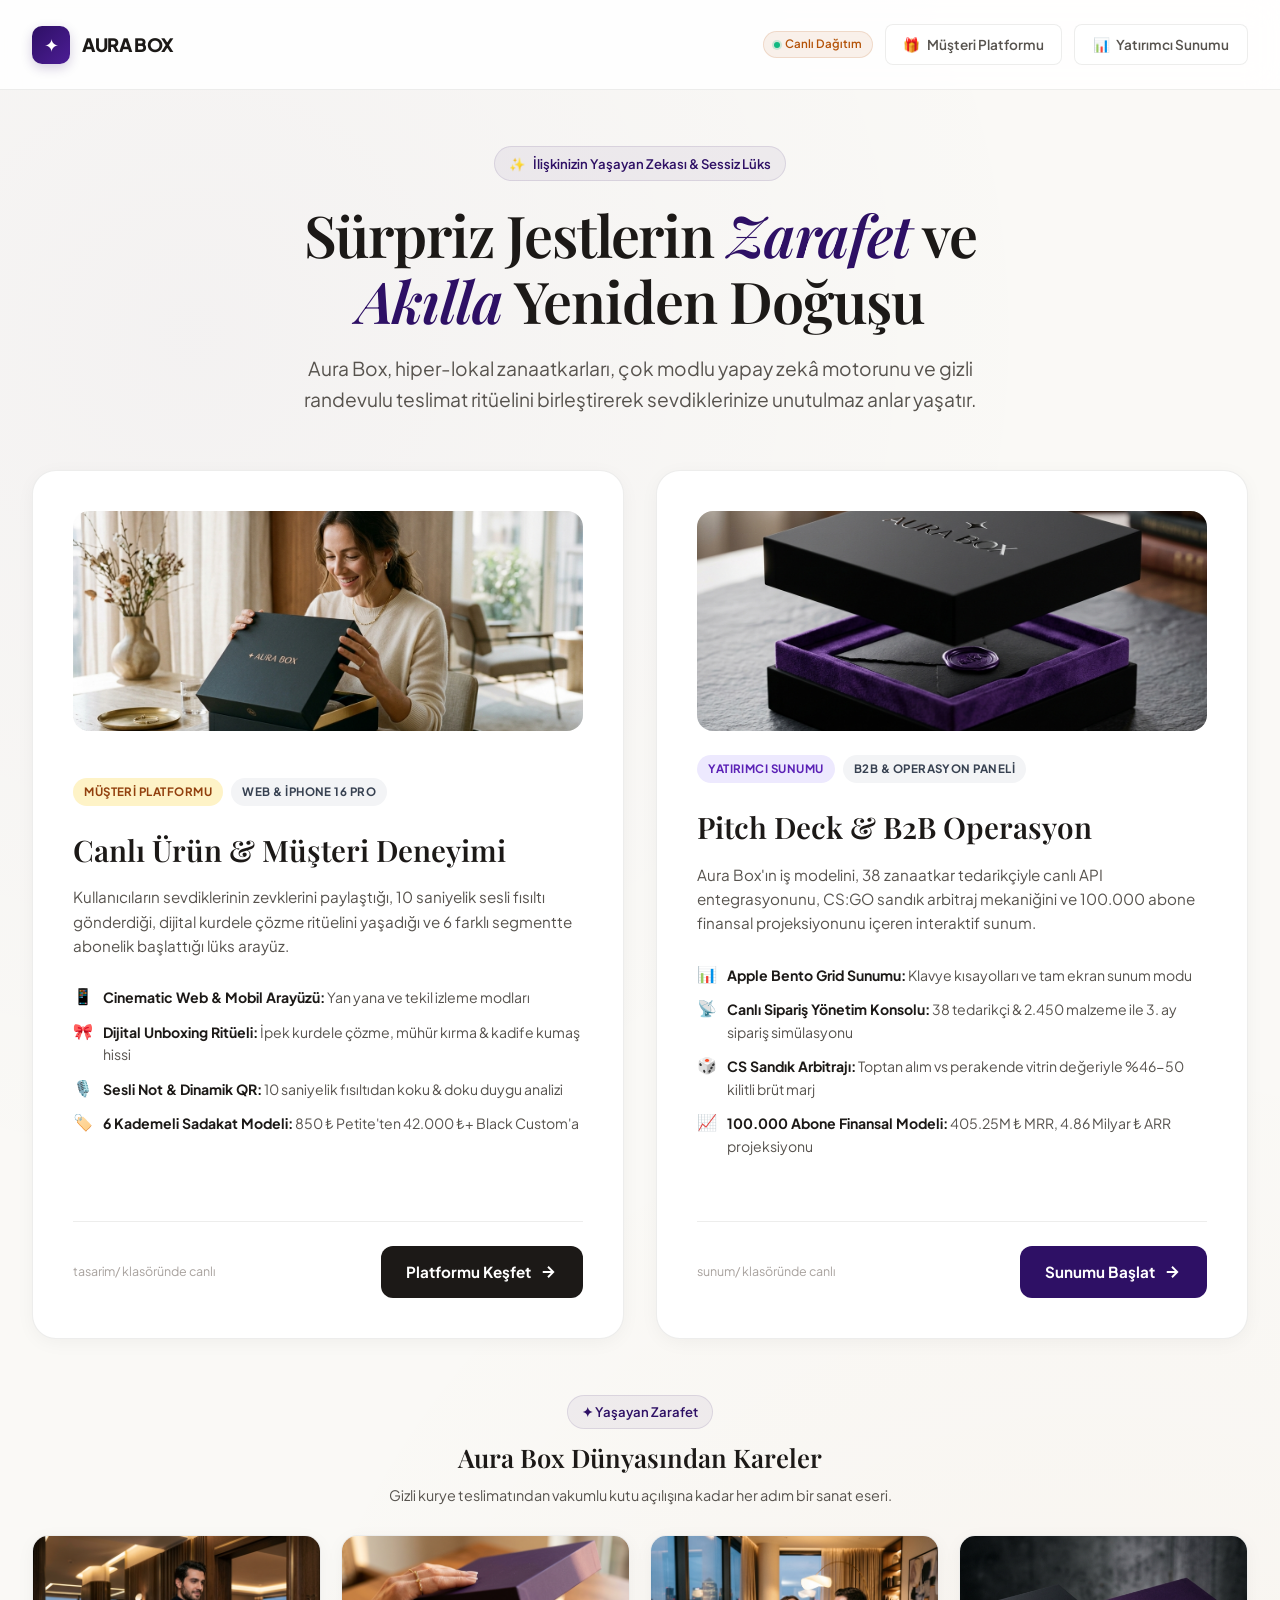
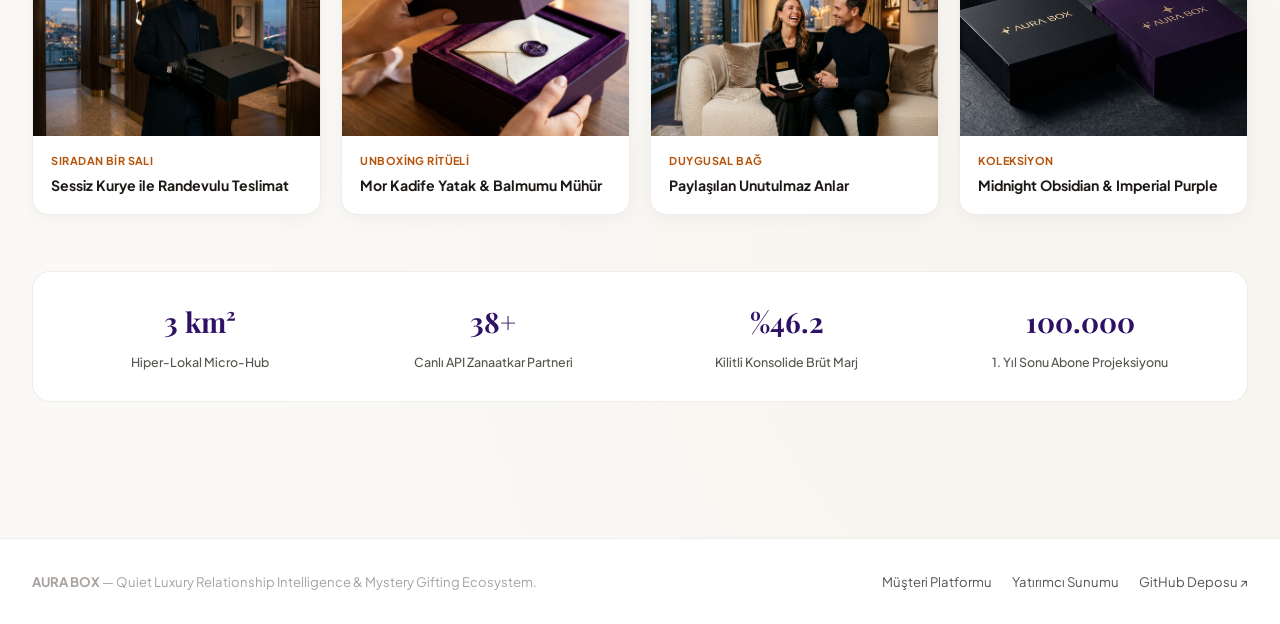
<file: index.html>
<!DOCTYPE html>
<html lang="tr">
<head>
  <meta charset="UTF-8">
  <meta name="viewport" content="width=device-width, initial-scale=1.0">
  <title>AURA BOX — İlişkinizin Yaşayan Zekası | Quiet Luxury Concierge</title>
  <link rel="preconnect" href="https://fonts.googleapis.com">
  <link rel="preconnect" href="https://fonts.gstatic.com" crossorigin>
  <link href="https://fonts.googleapis.com/css2?family=Plus+Jakarta+Sans:wght@300;400;500;600;700;800&family=Playfair+Display:ital,wght@0,600;1,500&display=swap" rel="stylesheet">
  <style>
    :root {
      --bg-base: #FAF9F6;
      --bg-surface: #FFFFFF;
      --bg-secondary: #F3EFEA;
      --text-primary: #1C1917;
      --text-secondary: #57534E;
      --text-muted: #A8A29E;
      --accent-purple-royal: #2E1065;
      --accent-purple-subtle: #4C1D95;
      --accent-gold: #B45309;
      --accent-gold-soft: #D97706;
      --border-subtle: rgba(28, 25, 23, 0.08);
      --border-hover: rgba(46, 16, 101, 0.25);
      --shadow-soft: 0 4px 20px -2px rgba(28, 25, 23, 0.05);
      --shadow-hover: 0 20px 40px -12px rgba(46, 16, 101, 0.12);
      --font-sans: 'Plus Jakarta Sans', -apple-system, BlinkMacSystemFont, sans-serif;
      --font-serif: 'Playfair Display', Georgia, serif;
    }

    * {
      box-sizing: border-box;
      margin: 0;
      padding: 0;
    }

    body {
      background-color: var(--bg-base);
      color: var(--text-primary);
      font-family: var(--font-sans);
      min-height: 100vh;
      display: flex;
      flex-direction: column;
      line-height: 1.6;
      -webkit-font-smoothing: antialiased;
      background-image: 
        radial-gradient(circle at 15% 15%, rgba(46, 16, 101, 0.03) 0%, transparent 40%),
        radial-gradient(circle at 85% 85%, rgba(180, 83, 9, 0.03) 0%, transparent 40%);
    }

    header {
      padding: 1.5rem 2rem;
      border-bottom: 1px solid var(--border-subtle);
      background: rgba(255, 255, 255, 0.85);
      backdrop-filter: blur(16px);
      -webkit-backdrop-filter: blur(16px);
      position: sticky;
      top: 0;
      z-index: 100;
    }

    .header-inner {
      max-width: 1280px;
      margin: 0 auto;
      display: flex;
      align-items: center;
      justify-content: space-between;
    }

    .brand {
      display: flex;
      align-items: center;
      gap: 0.75rem;
      text-decoration: none;
      color: var(--text-primary);
    }

    .brand-crest {
      width: 38px;
      height: 38px;
      border-radius: 10px;
      background: linear-gradient(135deg, var(--accent-purple-royal), #4C1D95);
      color: #FFF;
      display: flex;
      align-items: center;
      justify-content: center;
      font-size: 1.15rem;
      box-shadow: 0 4px 12px rgba(46, 16, 101, 0.2);
    }

    .brand-name {
      font-weight: 800;
      font-size: 1.15rem;
      letter-spacing: -0.02em;
    }

    .brand-badge {
      font-size: 0.72rem;
      font-weight: 600;
      color: var(--accent-gold);
      background: rgba(180, 83, 9, 0.08);
      padding: 0.2rem 0.6rem;
      border-radius: 999px;
      border: 1px solid rgba(180, 83, 9, 0.15);
      display: inline-flex;
      align-items: center;
      gap: 0.35rem;
    }

    .live-dot {
      width: 6px;
      height: 6px;
      border-radius: 50%;
      background: #10B981;
      display: inline-block;
      box-shadow: 0 0 0 2px rgba(16, 185, 129, 0.2);
      animation: pulse 2s infinite;
    }

    @keyframes pulse {
      0%, 100% { opacity: 1; transform: scale(1); }
      50% { opacity: 0.5; transform: scale(1.2); }
    }

    .header-nav {
      display: flex;
      align-items: center;
      gap: 0.75rem;
    }

    .btn-header {
      padding: 0.55rem 1.1rem;
      font-size: 0.85rem;
      font-weight: 600;
      border-radius: 8px;
      text-decoration: none;
      transition: all 0.2s ease;
      display: inline-flex;
      align-items: center;
      gap: 0.4rem;
    }

    .btn-header-subtle {
      color: var(--text-secondary);
      border: 1px solid var(--border-subtle);
      background: var(--bg-surface);
    }

    .btn-header-subtle:hover {
      color: var(--text-primary);
      border-color: var(--text-muted);
      background: var(--bg-secondary);
    }

    main {
      flex: 1;
      max-width: 1280px;
      margin: 0 auto;
      padding: 3.5rem 2rem 5rem;
      width: 100%;
    }

    .hero-section {
      text-align: center;
      max-width: 820px;
      margin: 0 auto 3.5rem;
    }

    .hero-pill {
      display: inline-flex;
      align-items: center;
      gap: 0.5rem;
      padding: 0.35rem 0.9rem;
      border-radius: 999px;
      background: rgba(46, 16, 101, 0.05);
      border: 1px solid rgba(46, 16, 101, 0.1);
      color: var(--accent-purple-royal);
      font-size: 0.82rem;
      font-weight: 600;
      margin-bottom: 1.25rem;
    }

    .hero-title {
      font-family: var(--font-serif);
      font-size: clamp(2.4rem, 4.5vw, 3.6rem);
      font-weight: 600;
      line-height: 1.15;
      letter-spacing: -0.02em;
      color: var(--text-primary);
      margin-bottom: 1.25rem;
    }

    .hero-title em {
      font-style: italic;
      color: var(--accent-purple-royal);
    }

    .hero-desc {
      font-size: clamp(1rem, 1.8vw, 1.2rem);
      color: var(--text-secondary);
      max-width: 680px;
      margin: 0 auto;
      font-weight: 400;
    }

    /* BENTO SHOWCASE GRID */
    .bento-portal-grid {
      display: grid;
      grid-template-columns: repeat(2, 1fr);
      gap: 2rem;
      margin-bottom: 3.5rem;
    }

    @media (max-width: 900px) {
      .bento-portal-grid {
        grid-template-columns: 1fr;
      }
    }

    .portal-card {
      background: var(--bg-surface);
      border: 1px solid var(--border-subtle);
      border-radius: 24px;
      padding: 2.5rem;
      display: flex;
      flex-direction: column;
      justify-content: space-between;
      position: relative;
      overflow: hidden;
      box-shadow: var(--shadow-soft);
      transition: all 0.3s cubic-bezier(0.16, 1, 0.3, 1);
      text-decoration: none;
      color: inherit;
    }

    .portal-card::before {
      content: '';
      position: absolute;
      top: 0;
      left: 0;
      right: 0;
      height: 4px;
      background: transparent;
      transition: background 0.3s ease;
    }

    .portal-card.card-customer:hover::before {
      background: linear-gradient(90deg, #D97706, #B45309);
    }

    .portal-card.card-investor:hover::before {
      background: linear-gradient(90deg, var(--accent-purple-royal), #7C3AED);
    }

    .portal-card:hover {
      transform: translateY(-4px);
      box-shadow: var(--shadow-hover);
      border-color: var(--border-hover);
    }

    .portal-card-thumb {
      width: 100%;
      height: 220px;
      border-radius: 16px;
      overflow: hidden;
      margin-bottom: 1.5rem;
      background: #111;
      position: relative;
    }

    .portal-card-thumb img {
      width: 100%;
      height: 100%;
      object-fit: cover;
      transition: transform 0.6s cubic-bezier(0.16, 1, 0.3, 1);
    }

    .portal-card:hover .portal-card-thumb img {
      transform: scale(1.04);
    }

    /* Portal Lifestyle Photo Strip */
    .portal-gallery-section {
      margin-bottom: 3.5rem;
    }

    .portal-gallery-header {
      text-align: center;
      margin-bottom: 1.75rem;
    }

    .portal-gallery-header h3 {
      font-family: var(--font-serif);
      font-size: 1.6rem;
      font-weight: 600;
      color: var(--text-primary);
      margin-bottom: 0.35rem;
    }

    .portal-gallery-header p {
      font-size: 0.9rem;
      color: var(--text-secondary);
    }

    .portal-gallery-grid {
      display: grid;
      grid-template-columns: repeat(4, 1fr);
      gap: 1.25rem;
    }

    @media (max-width: 900px) {
      .portal-gallery-grid {
        grid-template-columns: repeat(2, 1fr);
      }
    }

    @media (max-width: 550px) {
      .portal-gallery-grid {
        grid-template-columns: 1fr;
      }
    }

    .pg-item {
      background: var(--bg-surface);
      border: 1px solid var(--border-subtle);
      border-radius: 16px;
      overflow: hidden;
      box-shadow: var(--shadow-soft);
      transition: all 0.3s ease;
      display: flex;
      flex-direction: column;
    }

    .pg-item:hover {
      transform: translateY(-3px);
      box-shadow: var(--shadow-hover);
      border-color: var(--border-hover);
    }

    .pg-img-wrap {
      width: 100%;
      height: 200px;
      overflow: hidden;
      background: #111;
    }

    .pg-img-wrap img {
      width: 100%;
      height: 100%;
      object-fit: cover;
      transition: transform 0.5s ease;
    }

    .pg-item:hover .pg-img-wrap img {
      transform: scale(1.04);
    }

    .pg-info {
      padding: 1rem 1.15rem;
    }

    .pg-tag {
      font-size: 0.68rem;
      font-weight: 700;
      color: var(--accent-gold);
      text-transform: uppercase;
      letter-spacing: 0.04em;
      display: block;
      margin-bottom: 0.2rem;
    }

    .pg-title {
      font-size: 0.88rem;
      font-weight: 700;
      color: var(--text-primary);
      line-height: 1.35;
    }

    .card-top {
      margin-bottom: 2rem;
    }

    .card-badges {
      display: flex;
      flex-wrap: wrap;
      gap: 0.5rem;
      margin-bottom: 1.25rem;
    }

    .badge {
      font-size: 0.72rem;
      font-weight: 700;
      padding: 0.3rem 0.7rem;
      border-radius: 999px;
      text-transform: uppercase;
      letter-spacing: 0.04em;
    }

    .badge-gold {
      background: #FEF3C7;
      color: #92400E;
    }

    .badge-purple {
      background: #EDE9FE;
      color: #5B21B6;
    }

    .badge-neutral {
      background: #F3F4F6;
      color: #374151;
    }

    .card-title {
      font-family: var(--font-serif);
      font-size: 1.85rem;
      font-weight: 600;
      margin-bottom: 0.75rem;
      color: var(--text-primary);
    }

    .card-summary {
      font-size: 0.95rem;
      color: var(--text-secondary);
      margin-bottom: 1.75rem;
    }

    .feature-list {
      list-style: none;
      display: flex;
      flex-direction: column;
      gap: 0.75rem;
    }

    .feature-item {
      display: flex;
      align-items: flex-start;
      gap: 0.65rem;
      font-size: 0.88rem;
      color: var(--text-secondary);
    }

    .feature-icon {
      font-size: 1rem;
      line-height: 1.3;
      flex-shrink: 0;
    }

    .feature-text strong {
      color: var(--text-primary);
    }

    .card-bottom {
      margin-top: 2rem;
      padding-top: 1.5rem;
      border-top: 1px solid var(--border-subtle);
      display: flex;
      align-items: center;
      justify-content: space-between;
    }

    .btn-action {
      display: inline-flex;
      align-items: center;
      gap: 0.5rem;
      font-weight: 700;
      font-size: 0.95rem;
      padding: 0.85rem 1.6rem;
      border-radius: 12px;
      transition: all 0.2s ease;
      text-decoration: none;
    }

    .btn-action-customer {
      background: #1C1917;
      color: #FFF;
    }

    .portal-card.card-customer:hover .btn-action-customer {
      background: var(--accent-gold);
    }

    .btn-action-investor {
      background: var(--accent-purple-royal);
      color: #FFF;
    }

    .portal-card.card-investor:hover .btn-action-investor {
      background: #4C1D95;
    }

    .btn-action svg {
      transition: transform 0.2s ease;
    }

    .portal-card:hover .btn-action svg {
      transform: translateX(4px);
    }

    .card-meta-note {
      font-size: 0.78rem;
      color: var(--text-muted);
    }

    /* HIGHLIGHT STATS BAR */
    .stats-strip {
      background: var(--bg-surface);
      border: 1px solid var(--border-subtle);
      border-radius: 18px;
      padding: 1.75rem 2rem;
      display: grid;
      grid-template-columns: repeat(4, 1fr);
      gap: 1.5rem;
      margin-bottom: 3.5rem;
    }

    @media (max-width: 768px) {
      .stats-strip {
        grid-template-columns: repeat(2, 1fr);
      }
    }

    .stat-cell {
      text-align: center;
    }

    .stat-val {
      font-family: var(--font-serif);
      font-size: 1.75rem;
      font-weight: 700;
      color: var(--accent-purple-royal);
      display: block;
      margin-bottom: 0.2rem;
    }

    .stat-label {
      font-size: 0.78rem;
      color: var(--text-secondary);
      font-weight: 500;
    }

    footer {
      border-top: 1px solid var(--border-subtle);
      padding: 2rem;
      background: var(--bg-surface);
      margin-top: auto;
    }

    .footer-inner {
      max-width: 1280px;
      margin: 0 auto;
      display: flex;
      align-items: center;
      justify-content: space-between;
      flex-wrap: wrap;
      gap: 1rem;
      font-size: 0.82rem;
      color: var(--text-muted);
    }

    .footer-links {
      display: flex;
      gap: 1.25rem;
    }

    .footer-links a {
      color: var(--text-secondary);
      text-decoration: none;
      transition: color 0.2s;
    }

    .footer-links a:hover {
      color: var(--text-primary);
    }
  </style>
</head>
<body>

  <!-- Üst Gezinme Çubuğu -->
  <header>
    <div class="header-inner">
      <a href="./" class="brand">
        <div class="brand-crest">✦</div>
        <div>
          <div class="brand-name">AURA BOX</div>
        </div>
      </a>

      <div class="header-nav">
        <span class="brand-badge">
          <span class="live-dot"></span> Canlı Dağıtım
        </span>
        <a href="./tasarim/" class="btn-header btn-header-subtle">
          <span>🎁</span> Müşteri Platformu
        </a>
        <a href="./sunum/" class="btn-header btn-header-subtle">
          <span>📊</span> Yatırımcı Sunumu
        </a>
      </div>
    </div>
  </header>

  <!-- Ana İçerik -->
  <main>
    <section class="hero-section">
      <div class="hero-pill">
        <span>✨</span> İlişkinizin Yaşayan Zekası & Sessiz Lüks
      </div>
      <h1 class="hero-title">
        Sürpriz Jestlerin <em>Zarafet</em> ve <em>Akılla</em> Yeniden Doğuşu
      </h1>
      <p class="hero-desc">
        Aura Box, hiper-lokal zanaatkarları, çok modlu yapay zekâ motorunu ve gizli randevulu teslimat ritüelini birleştirerek sevdiklerinize unutulmaz anlar yaşatır.
      </p>
    </section>

    <!-- İki Ana Mod Seçici (Bento Kartlar) -->
    <div class="bento-portal-grid">
      
      <!-- Kart 1: Müşteri Deneyimi & Tasarım Platformu -->
      <a href="./tasarim/" class="portal-card card-customer">
        <div class="portal-card-thumb">
          <img src="assets/packaging/aura_box_lifestyle_woman_unboxing.jpg" alt="Aura Box Unboxing Moment">
        </div>
        <div class="card-top">
          <div class="card-badges">
            <span class="badge badge-gold">Müşteri Platformu</span>
            <span class="badge badge-neutral">Web & iPhone 16 Pro</span>
          </div>
          <h2 class="card-title">Canlı Ürün & Müşteri Deneyimi</h2>
          <p class="card-summary">
            Kullanıcıların sevdiklerinin zevklerini paylaştığı, 10 saniyelik sesli fısıltı gönderdiği, dijital kurdele çözme ritüelini yaşadığı ve 6 farklı segmentte abonelik başlattığı lüks arayüz.
          </p>

          <ul class="feature-list">
            <li class="feature-item">
              <span class="feature-icon">📱</span>
              <span class="feature-text"><strong>Cinematic Web & Mobil Arayüzü:</strong> Yan yana ve tekil izleme modları</span>
            </li>
            <li class="feature-item">
              <span class="feature-icon">🎀</span>
              <span class="feature-text"><strong>Dijital Unboxing Ritüeli:</strong> İpek kurdele çözme, mühür kırma & kadife kumaş hissi</span>
            </li>
            <li class="feature-item">
              <span class="feature-icon">🎙️</span>
              <span class="feature-text"><strong>Sesli Not & Dinamik QR:</strong> 10 saniyelik fısıltıdan koku & doku duygu analizi</span>
            </li>
            <li class="feature-item">
              <span class="feature-icon">🏷️</span>
              <span class="feature-text"><strong>6 Kademeli Sadakat Modeli:</strong> 850 ₺ Petite'ten 42.000 ₺+ Black Custom'a</span>
            </li>
          </ul>
        </div>

        <div class="card-bottom">
          <span class="card-meta-note">tasarim/ klasöründe canlı</span>
          <span class="btn-action btn-action-customer">
            <span>Platformu Keşfet</span>
            <svg width="18" height="18" viewBox="0 0 24 24" fill="none" stroke="currentColor" stroke-width="2.5">
              <path d="M5 12h14M12 5l7 7-7 7"/>
            </svg>
          </span>
        </div>
      </a>

      <!-- Kart 2: Yatırımcı Sunumu & Proje Vizyonu -->
      <a href="./sunum/" class="portal-card card-investor">
        <div class="portal-card-thumb">
          <img src="assets/packaging/aura_box_dualtone_chrome_lift.jpg" alt="Aura Box Dual-Tone Unboxing Experience">
        </div>
        <div class="card-top">
          <div class="card-badges">
            <span class="badge badge-purple">Yatırımcı Sunumu</span>
            <span class="badge badge-neutral">B2B & Operasyon Paneli</span>
          </div>
          <h2 class="card-title">Pitch Deck & B2B Operasyon</h2>
          <p class="card-summary">
            Aura Box'ın iş modelini, 38 zanaatkar tedarikçiyle canlı API entegrasyonunu, CS:GO sandık arbitraj mekaniğini ve 100.000 abone finansal projeksiyonunu içeren interaktif sunum.
          </p>

          <ul class="feature-list">
            <li class="feature-item">
              <span class="feature-icon">📊</span>
              <span class="feature-text"><strong>Apple Bento Grid Sunumu:</strong> Klavye kısayolları ve tam ekran sunum modu</span>
            </li>
            <li class="feature-item">
              <span class="feature-icon">📡</span>
              <span class="feature-text"><strong>Canlı Sipariş Yönetim Konsolu:</strong> 38 tedarikçi & 2.450 malzeme ile 3. ay sipariş simülasyonu</span>
            </li>
            <li class="feature-item">
              <span class="feature-icon">🎲</span>
              <span class="feature-text"><strong>CS Sandık Arbitrajı:</strong> Toptan alım vs perakende vitrin değeriyle %46-50 kilitli brüt marj</span>
            </li>
            <li class="feature-item">
              <span class="feature-icon">📈</span>
              <span class="feature-text"><strong>100.000 Abone Finansal Modeli:</strong> 405.25M ₺ MRR, 4.86 Milyar ₺ ARR projeksiyonu</span>
            </li>
          </ul>
        </div>

        <div class="card-bottom">
          <span class="card-meta-note">sunum/ klasöründe canlı</span>
          <span class="btn-action btn-action-investor">
            <span>Sunumu Başlat</span>
            <svg width="18" height="18" viewBox="0 0 24 24" fill="none" stroke="currentColor" stroke-width="2.5">
              <path d="M5 12h14M12 5l7 7-7 7"/>
            </svg>
          </span>
        </div>
      </a>

    </div>

    <!-- Lifestyle & Ambalaj Fotoğraf Galerisi -->
    <section class="portal-gallery-section">
      <div class="portal-gallery-header">
        <span class="hero-pill" style="margin-bottom: 0.5rem;">✦ Yaşayan Zarafet</span>
        <h3>Aura Box Dünyasından Kareler</h3>
        <p>Gizli kurye teslimatından vakumlu kutu açılışına kadar her adım bir sanat eseri.</p>
      </div>

      <div class="portal-gallery-grid">
        <div class="pg-item">
          <div class="pg-img-wrap">
            <img src="assets/packaging/aura_box_courier_stealth_delivery.jpg" alt="Aura Box Stealth Courier Delivery">
          </div>
          <div class="pg-info">
            <span class="pg-tag">Sıradan Bir Salı</span>
            <strong class="pg-title">Sessiz Kurye ile Randevulu Teslimat</strong>
          </div>
        </div>

        <div class="pg-item">
          <div class="pg-img-wrap">
            <img src="assets/packaging/aura_box_hands_ribbon_wax_close.jpg" alt="Aura Box Wax Seal Unboxing">
          </div>
          <div class="pg-info">
            <span class="pg-tag">Unboxing Ritüeli</span>
            <strong class="pg-title">Mor Kadife Yatak & Balmumu Mühür</strong>
          </div>
        </div>

        <div class="pg-item">
          <div class="pg-img-wrap">
            <img src="assets/packaging/aura_box_couple_moment.jpg" alt="Aura Box Couple Celebration">
          </div>
          <div class="pg-info">
            <span class="pg-tag">Duygusal Bağ</span>
            <strong class="pg-title">Paylaşılan Unutulmaz Anlar</strong>
          </div>
        </div>

        <div class="pg-item">
          <div class="pg-img-wrap">
            <img src="assets/packaging/aura_box_duo_set.jpg" alt="Aura Box Midnight Duo Set">
          </div>
          <div class="pg-info">
            <span class="pg-tag">Koleksiyon</span>
            <strong class="pg-title">Midnight Obsidian & Imperial Purple</strong>
          </div>
        </div>
      </div>
    </section>

    <!-- Özet İstatistik Çubuğu -->
    <div class="stats-strip">
      <div class="stat-cell">
        <span class="stat-val">3 km²</span>
        <span class="stat-label">Hiper-Lokal Micro-Hub</span>
      </div>
      <div class="stat-cell">
        <span class="stat-val">38+</span>
        <span class="stat-label">Canlı API Zanaatkar Partneri</span>
      </div>
      <div class="stat-cell">
        <span class="stat-val">%46.2</span>
        <span class="stat-label">Kilitli Konsolide Brüt Marj</span>
      </div>
      <div class="stat-cell">
        <span class="stat-val">100.000</span>
        <span class="stat-label">1. Yıl Sonu Abone Projeksiyonu</span>
      </div>
    </div>
  </main>

  <!-- Alt Bilgi -->
  <footer>
    <div class="footer-inner">
      <div>
        <strong>AURA BOX</strong> — Quiet Luxury Relationship Intelligence & Mystery Gifting Ecosystem.
      </div>
      <div class="footer-links">
        <a href="./tasarim/">Müşteri Platformu</a>
        <a href="./sunum/">Yatırımcı Sunumu</a>
        <a href="https://github.com/beratmertdurmazer/aura-box" target="_blank" rel="noopener">GitHub Deposu ↗</a>
      </div>
    </div>
  </footer>

</body>
</html>
</file>
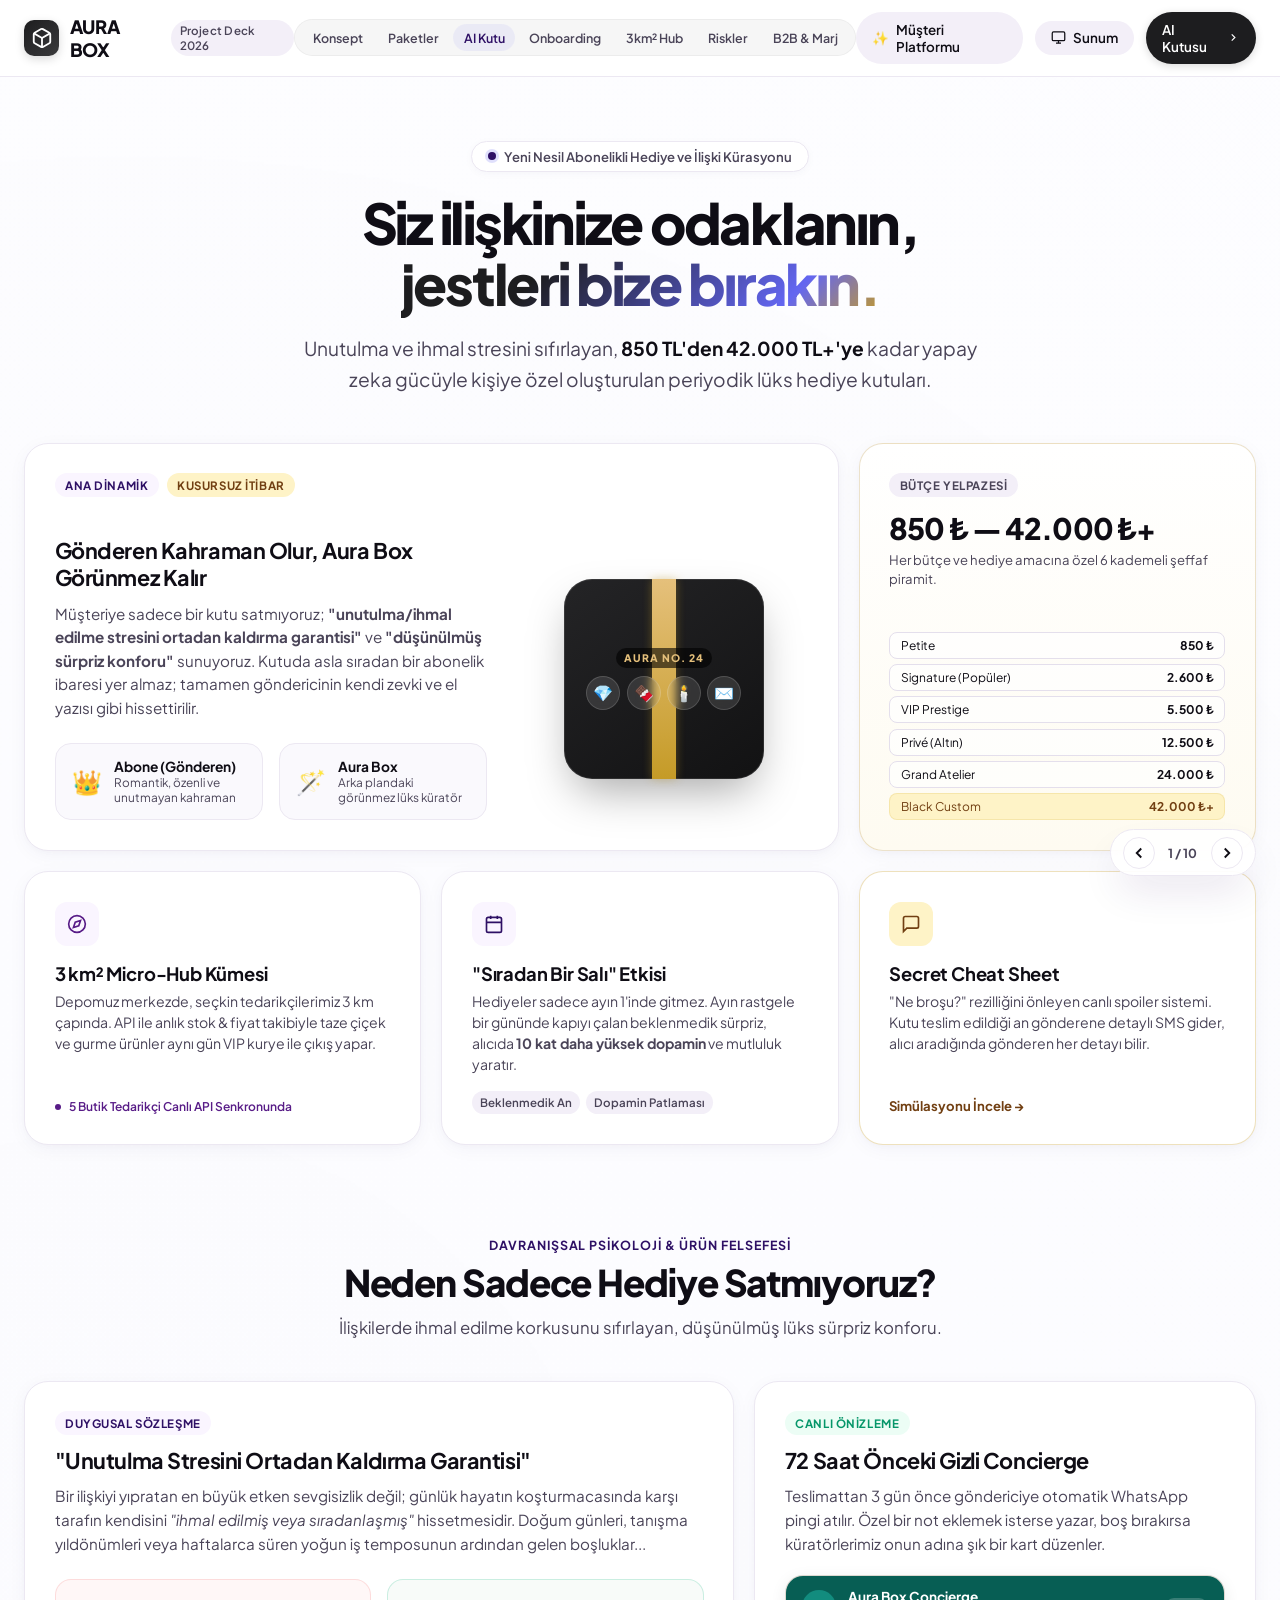
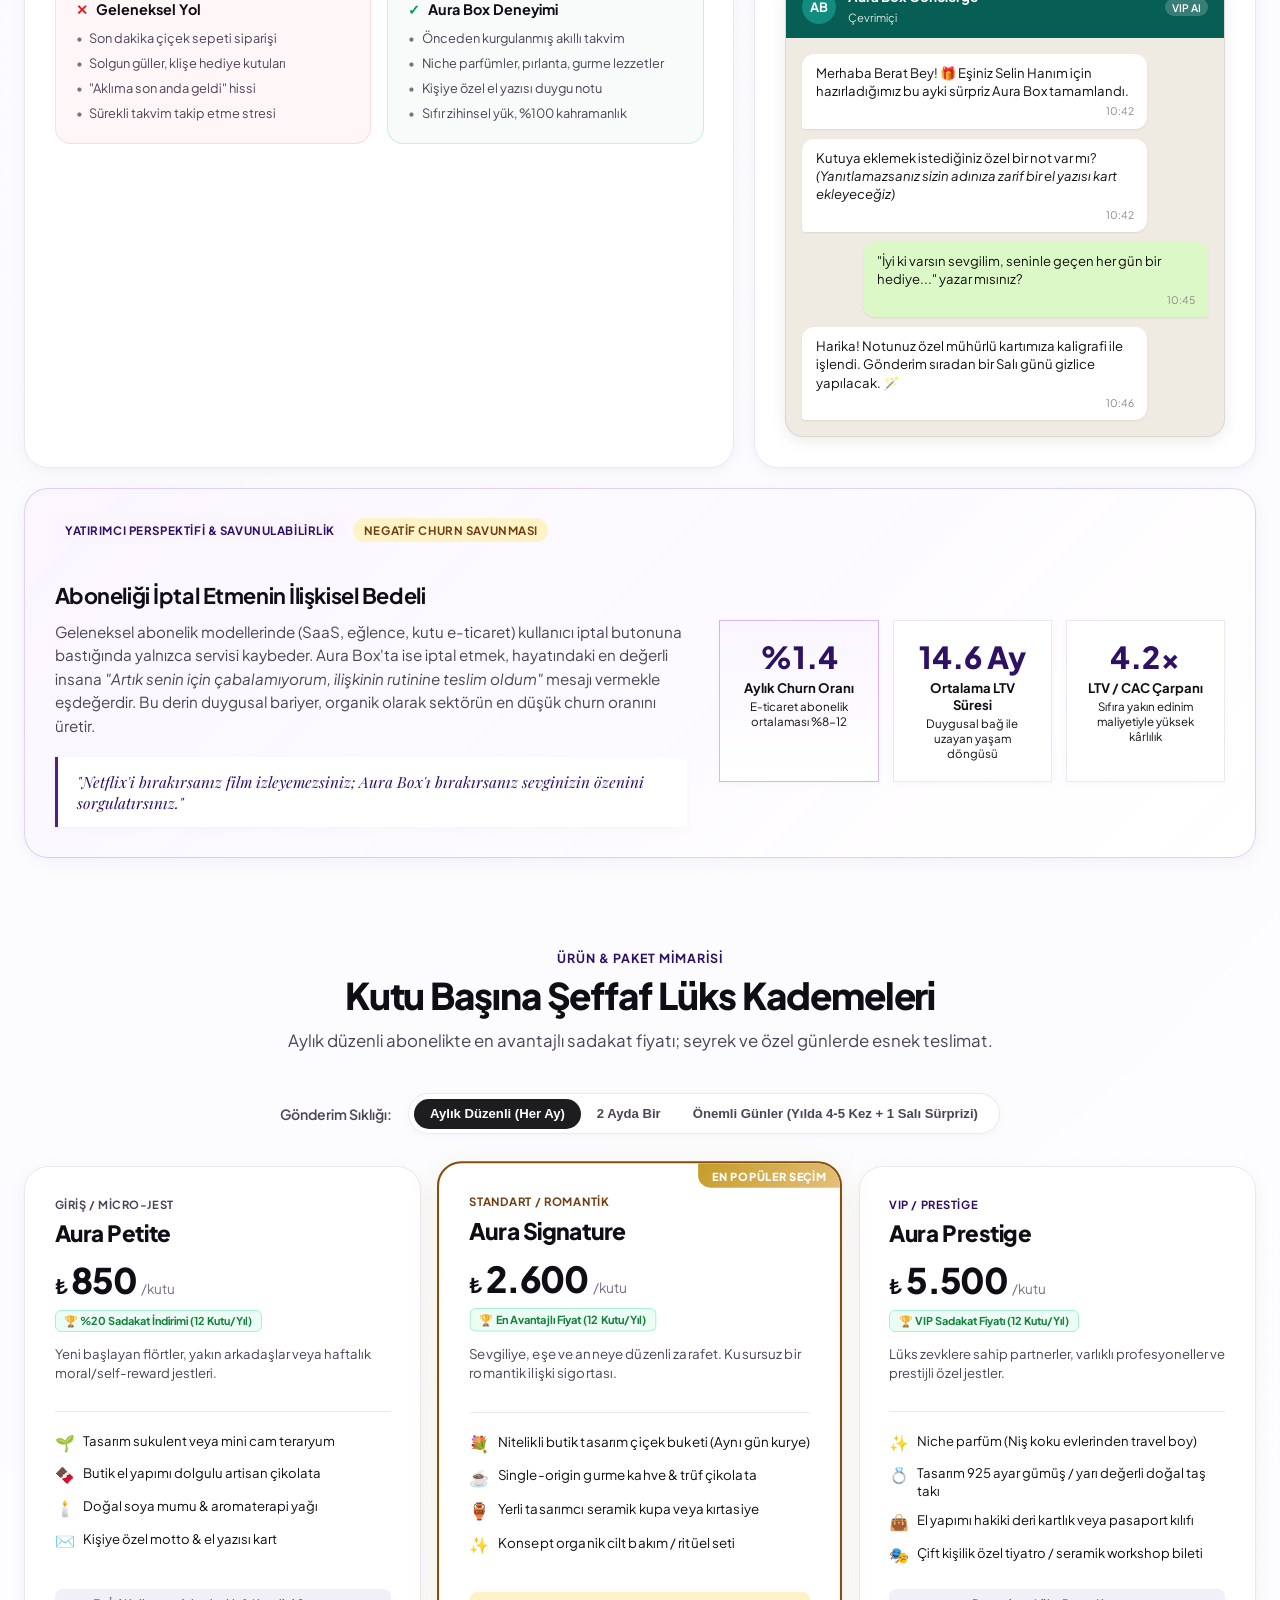
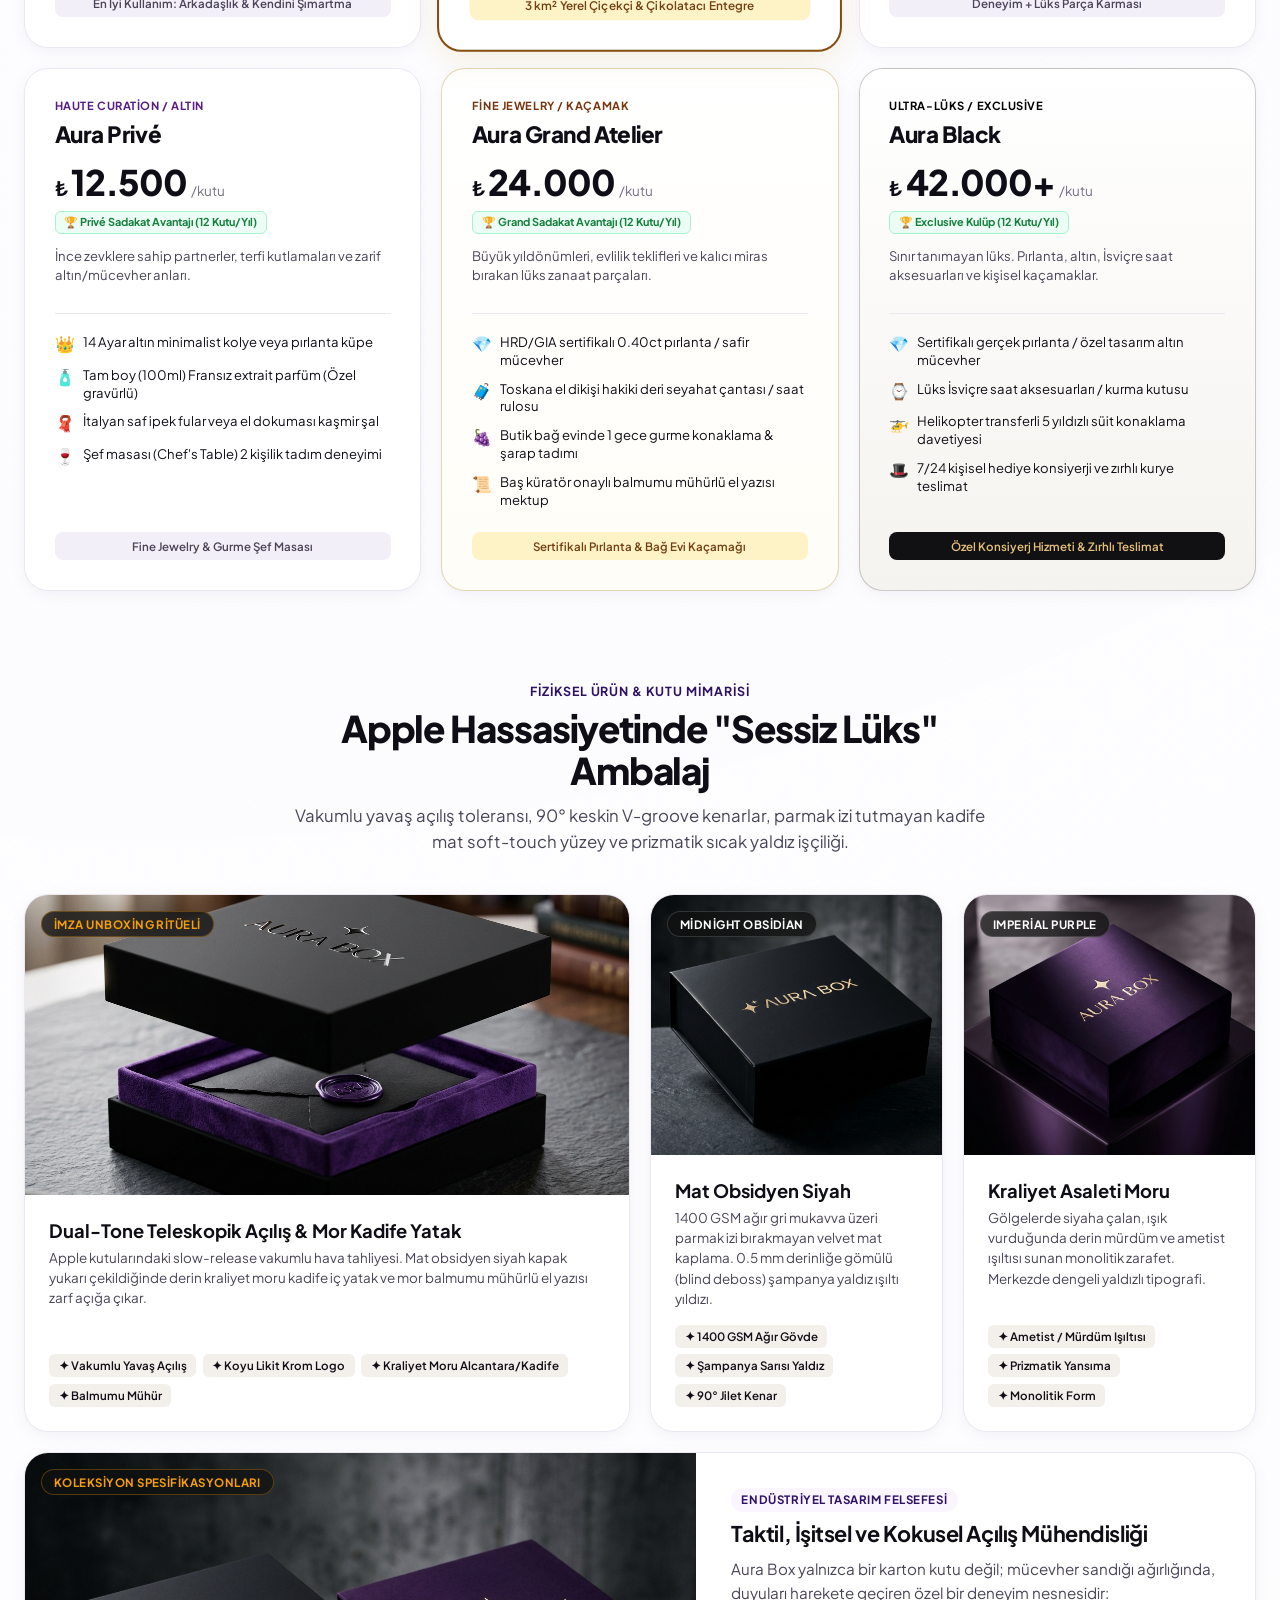
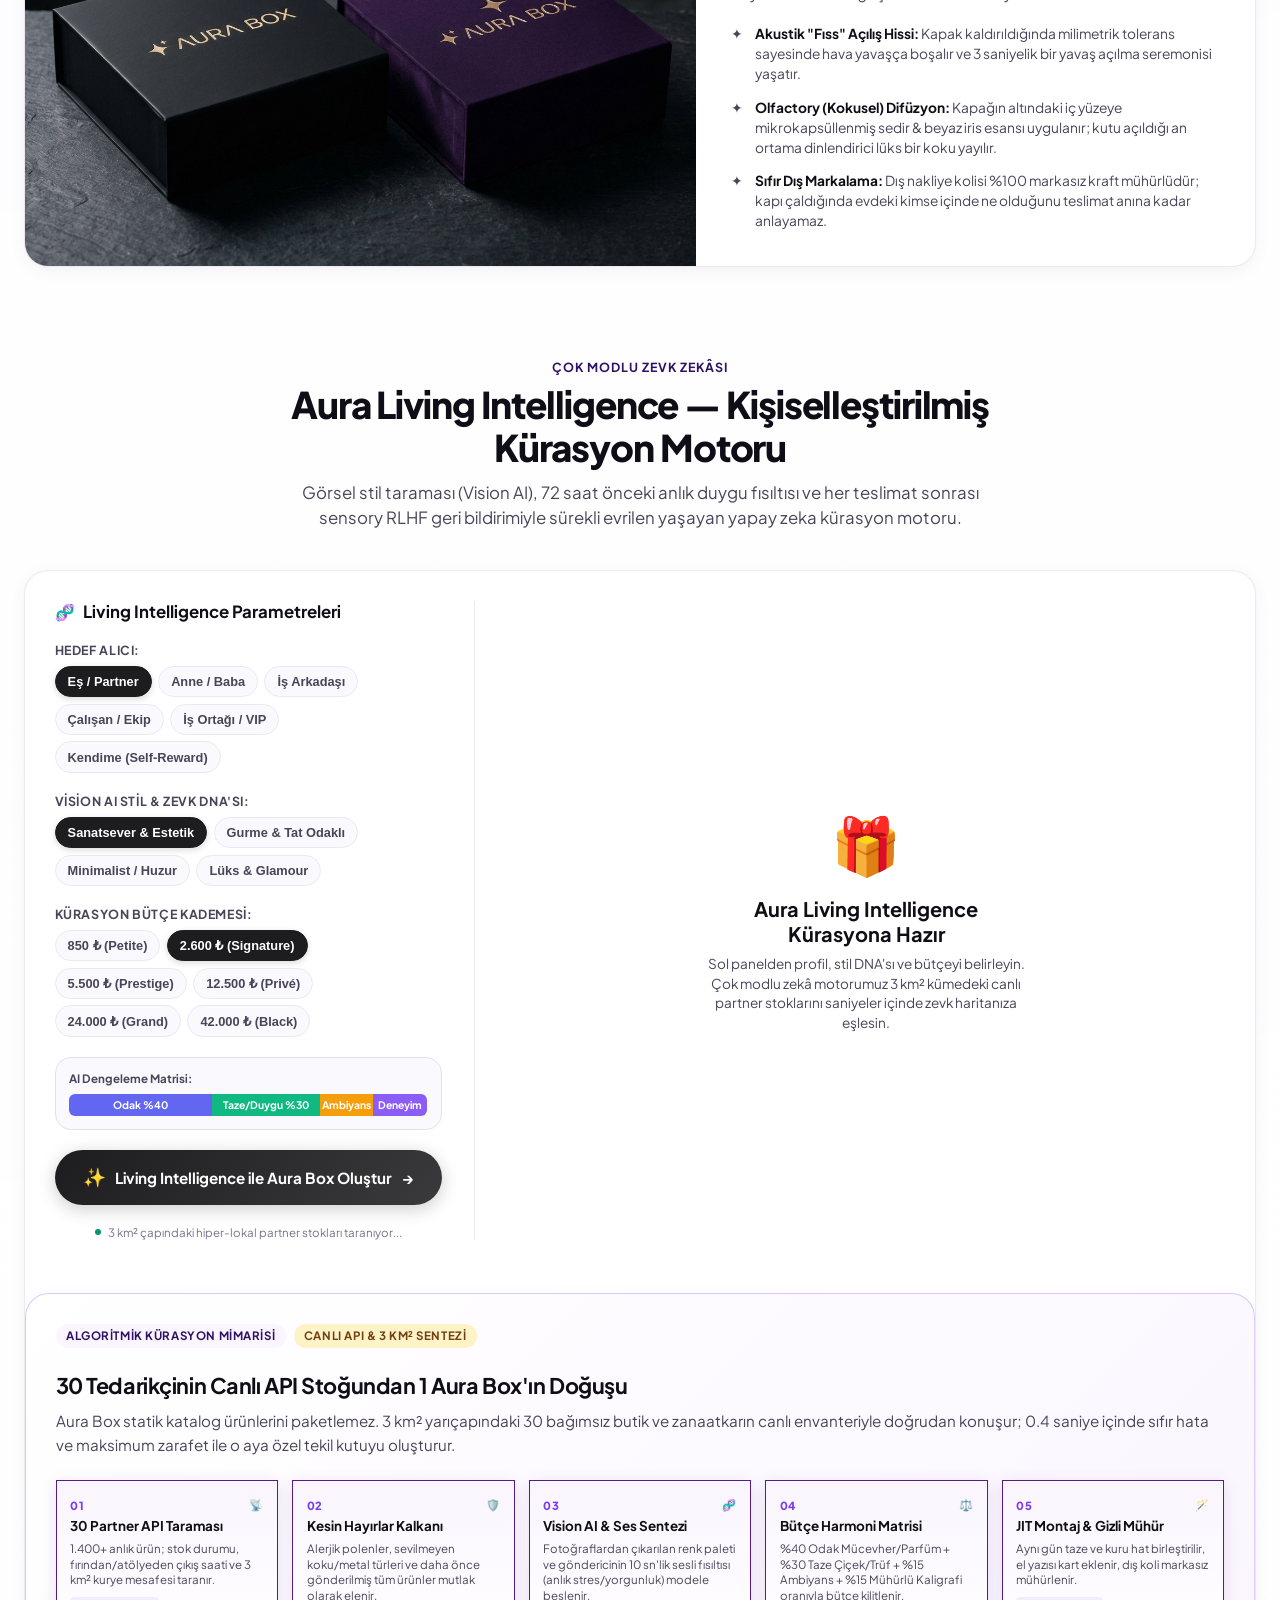
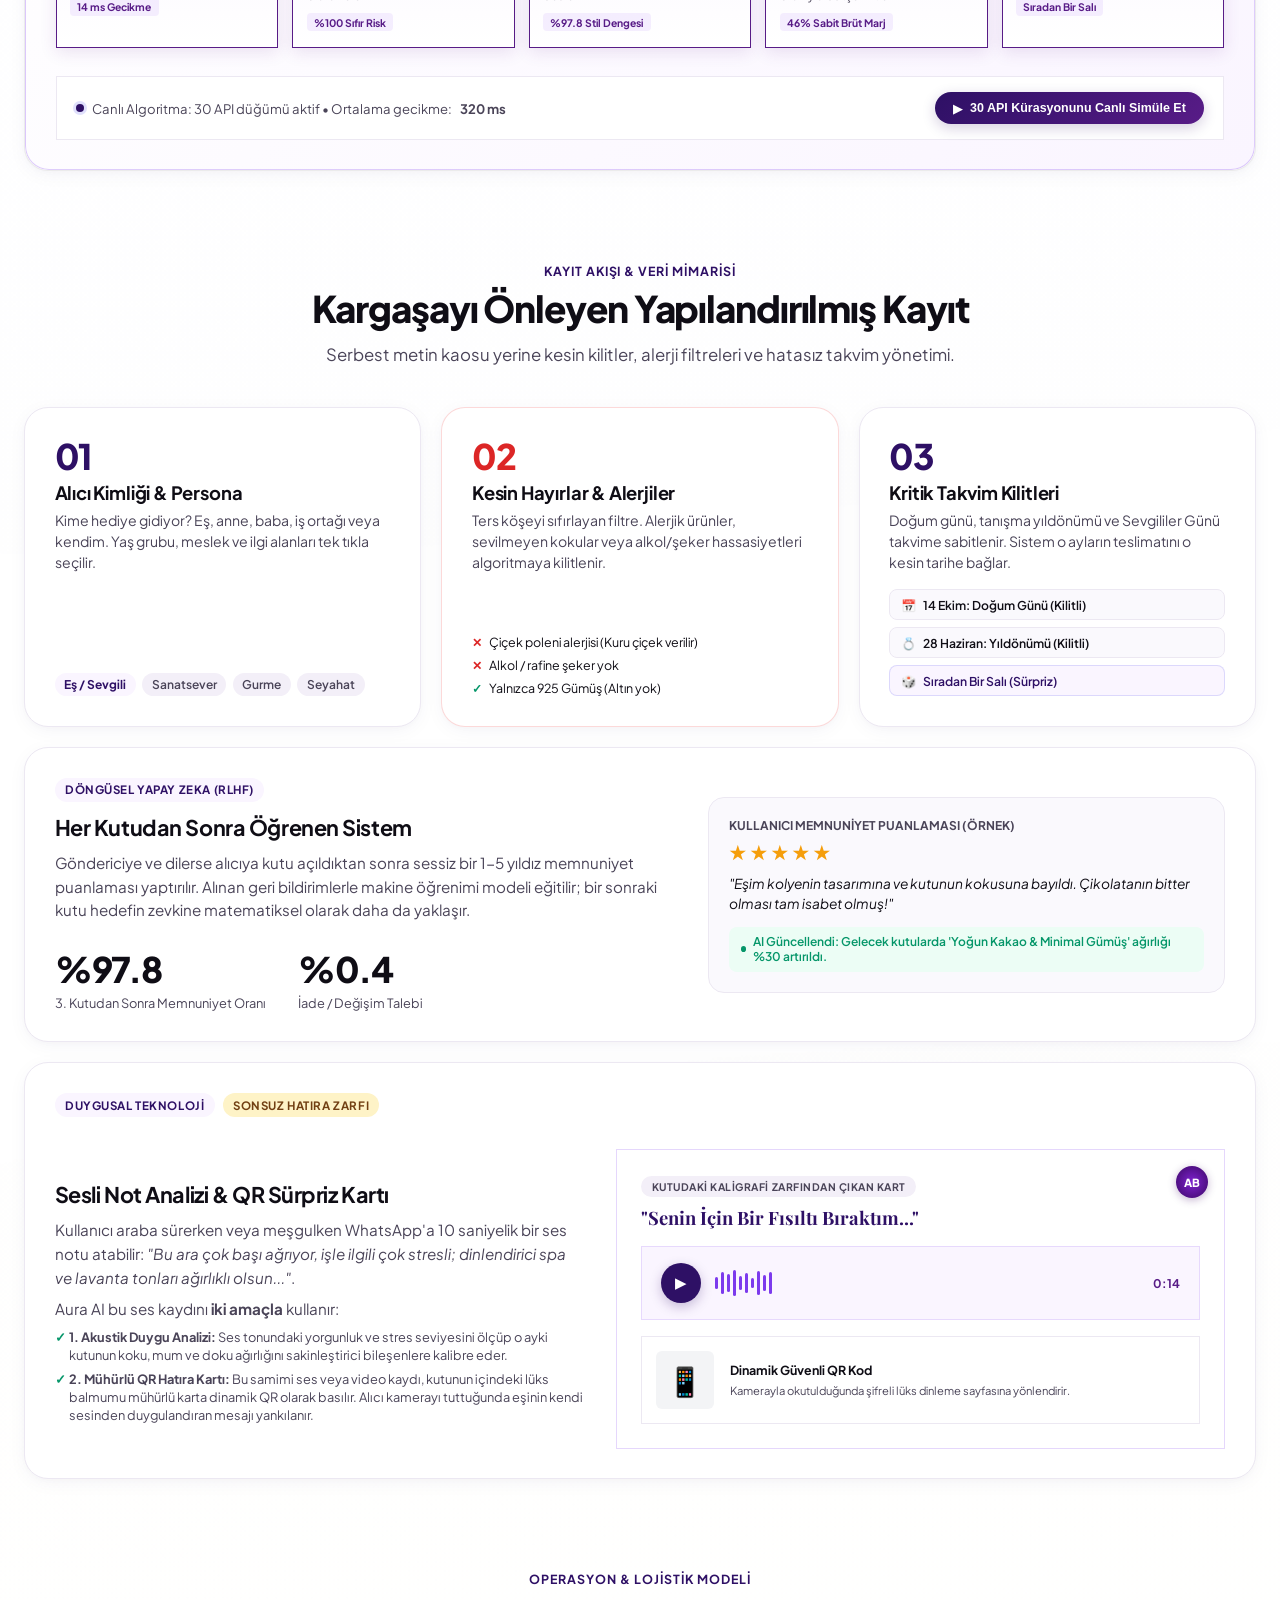
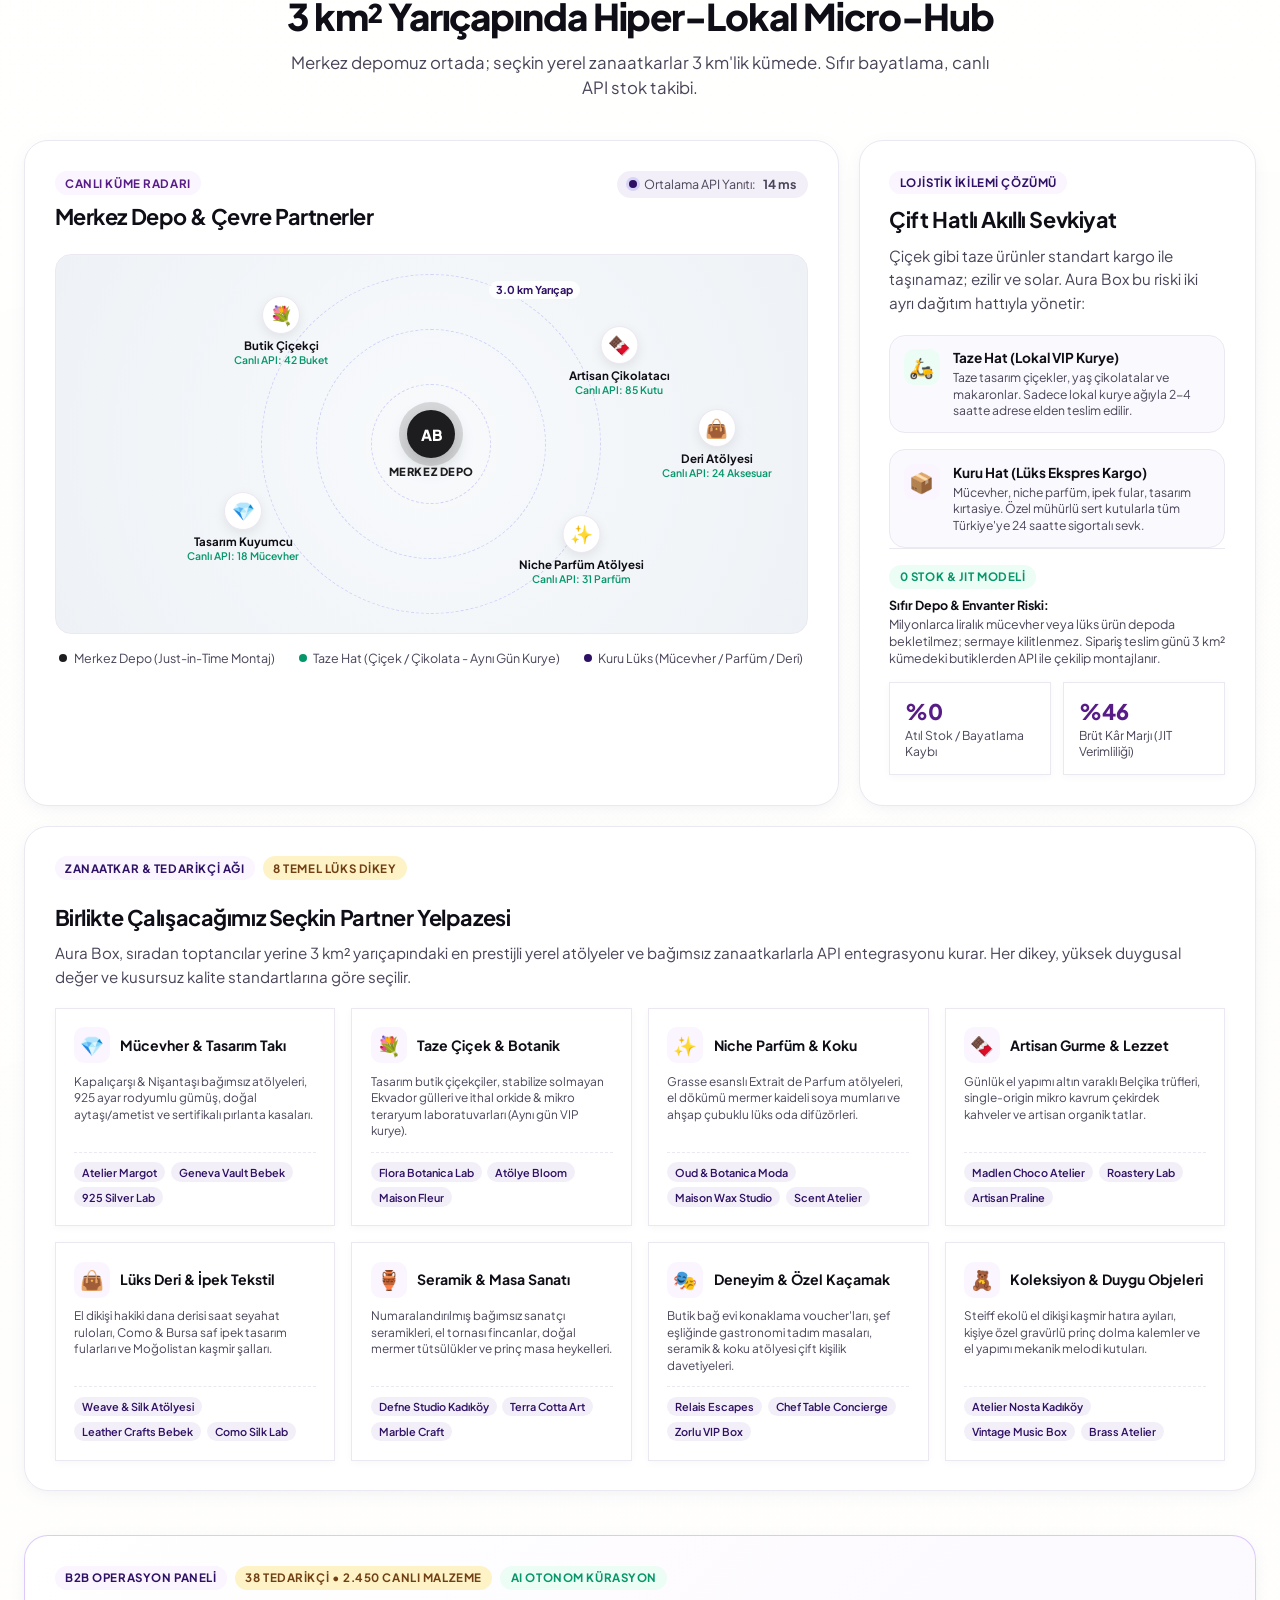
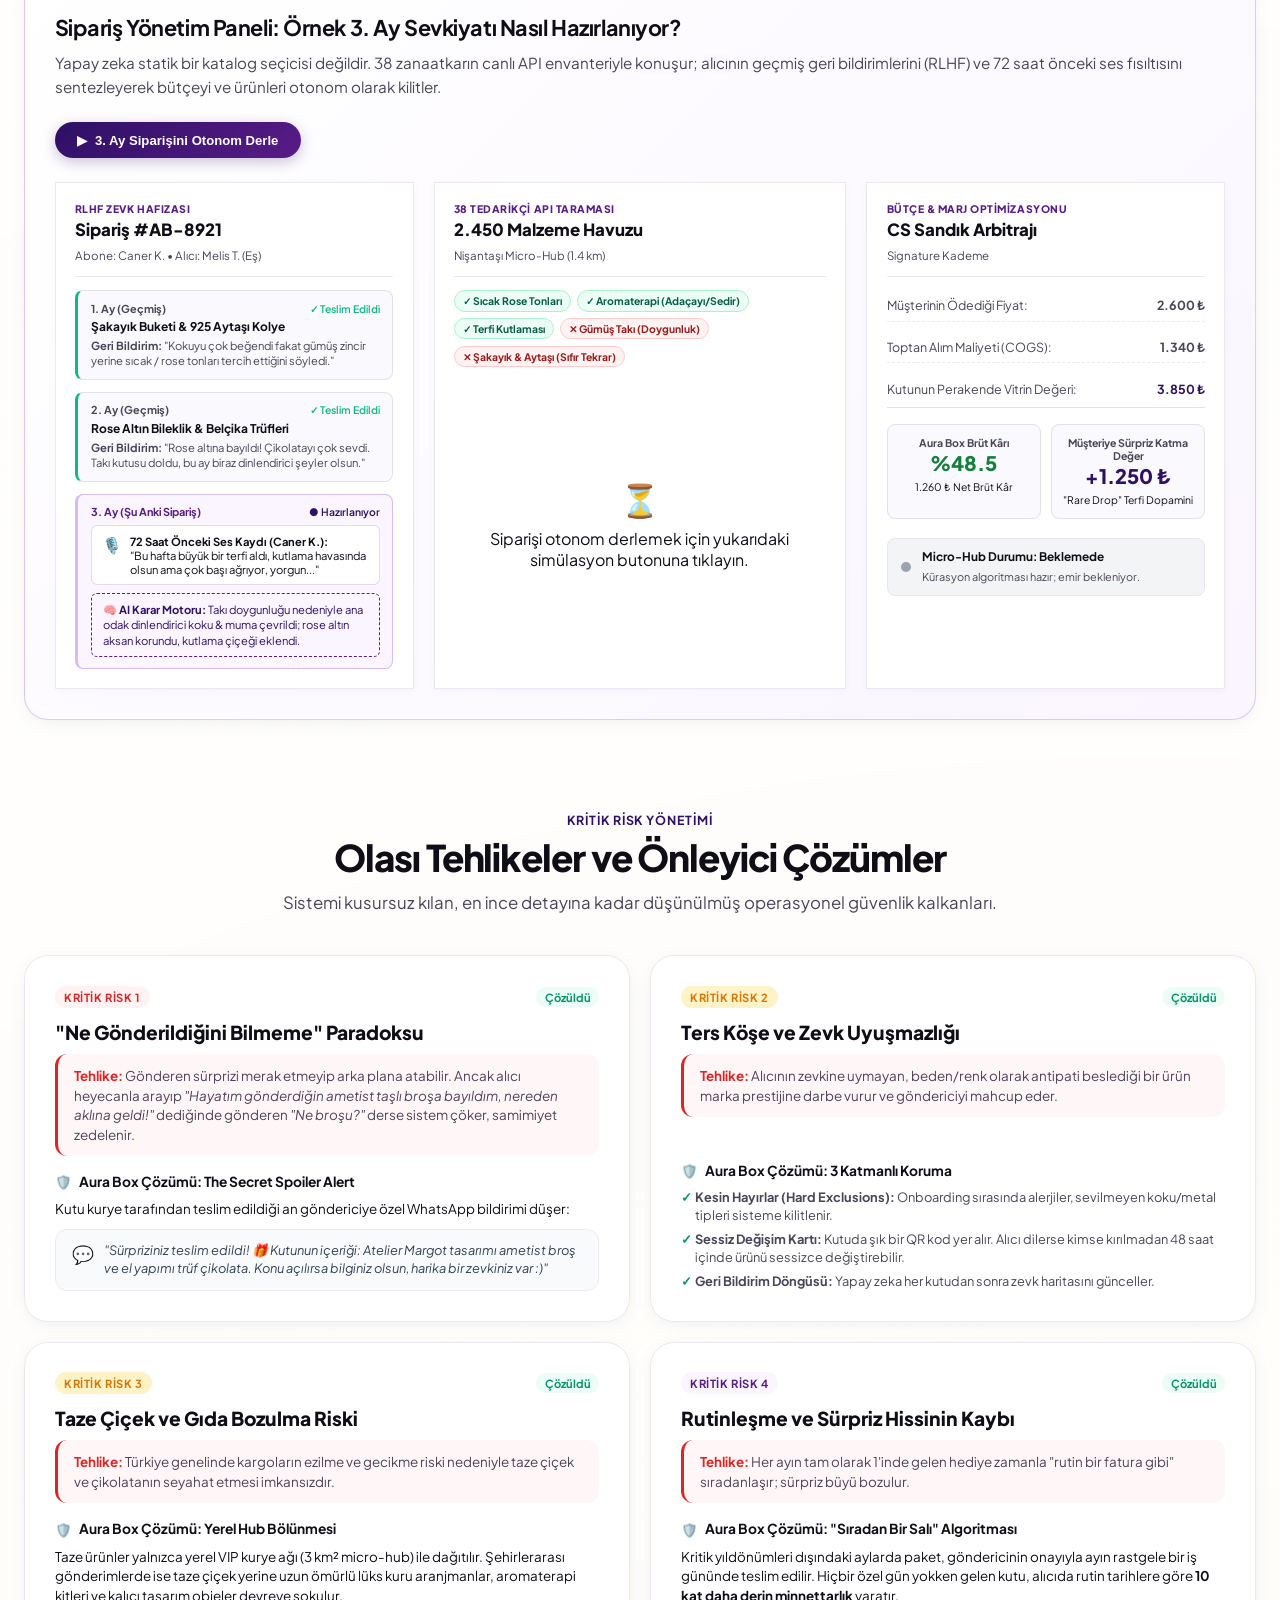
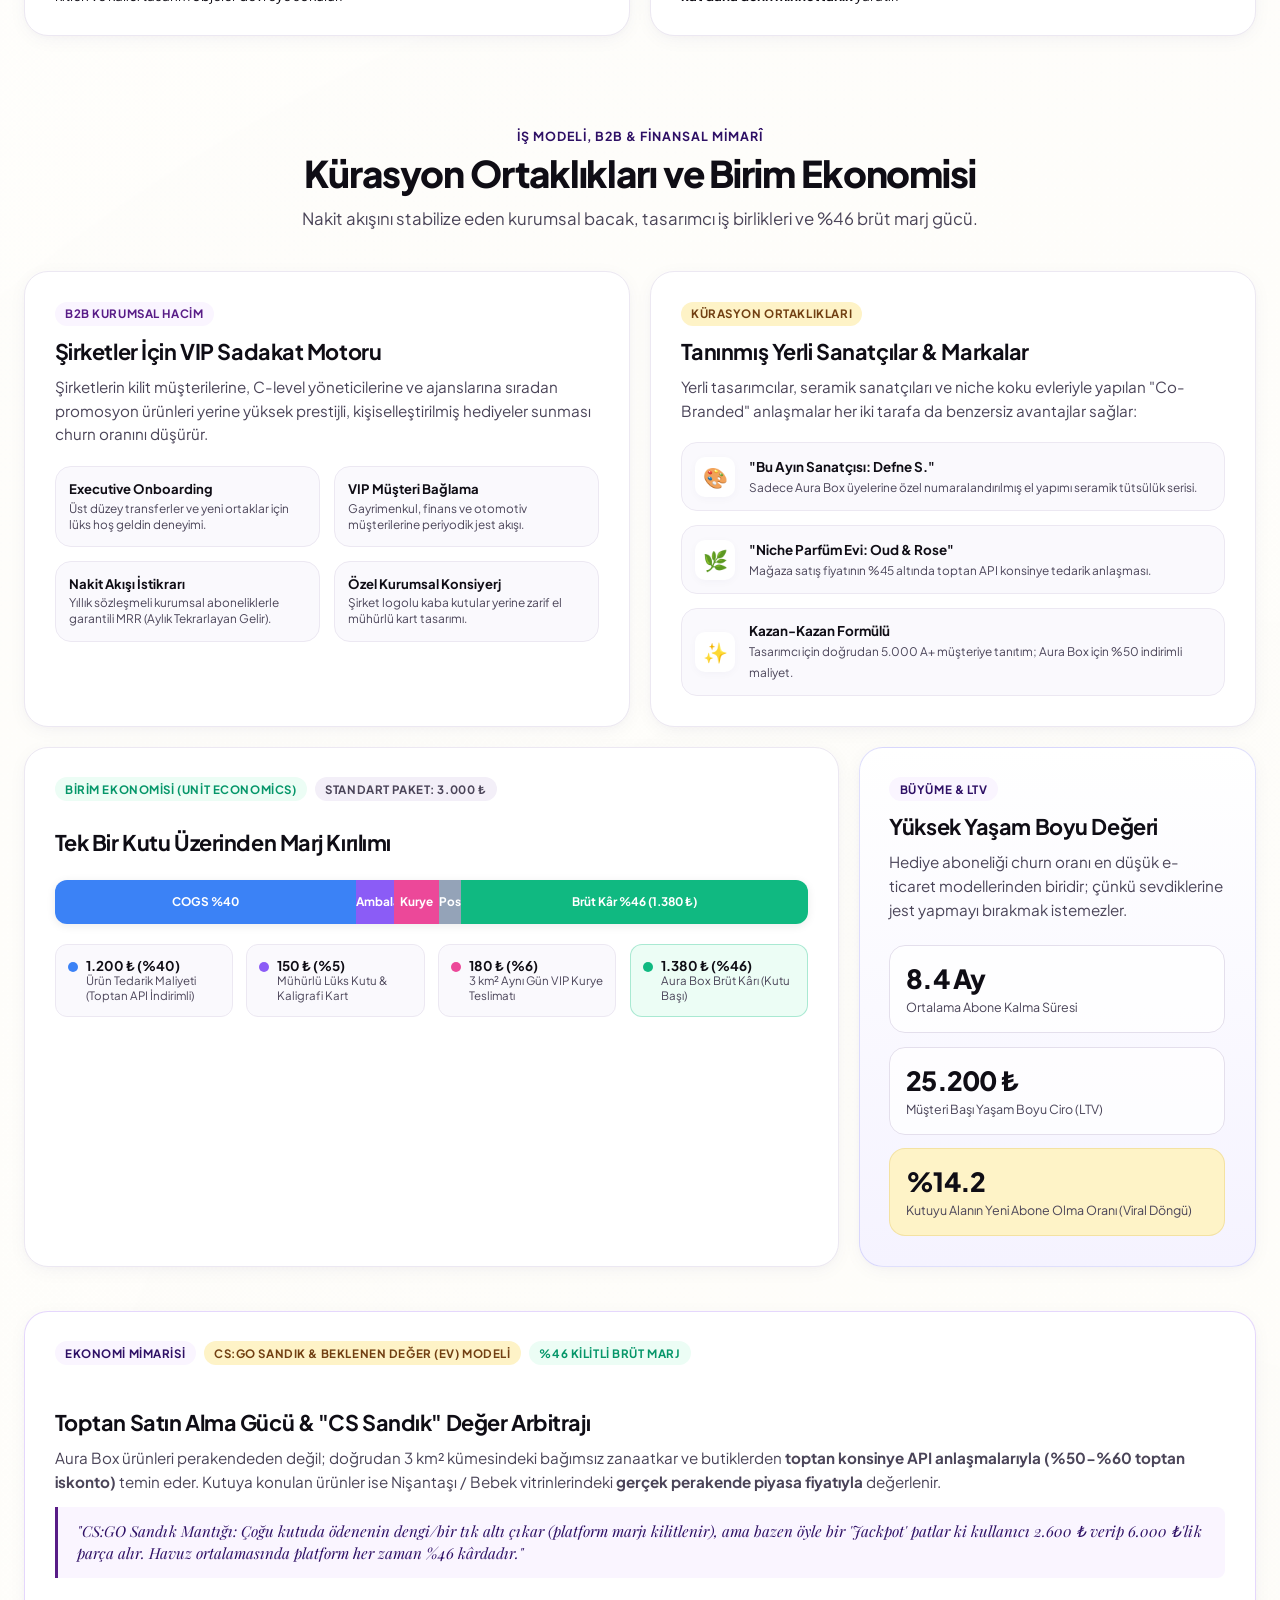
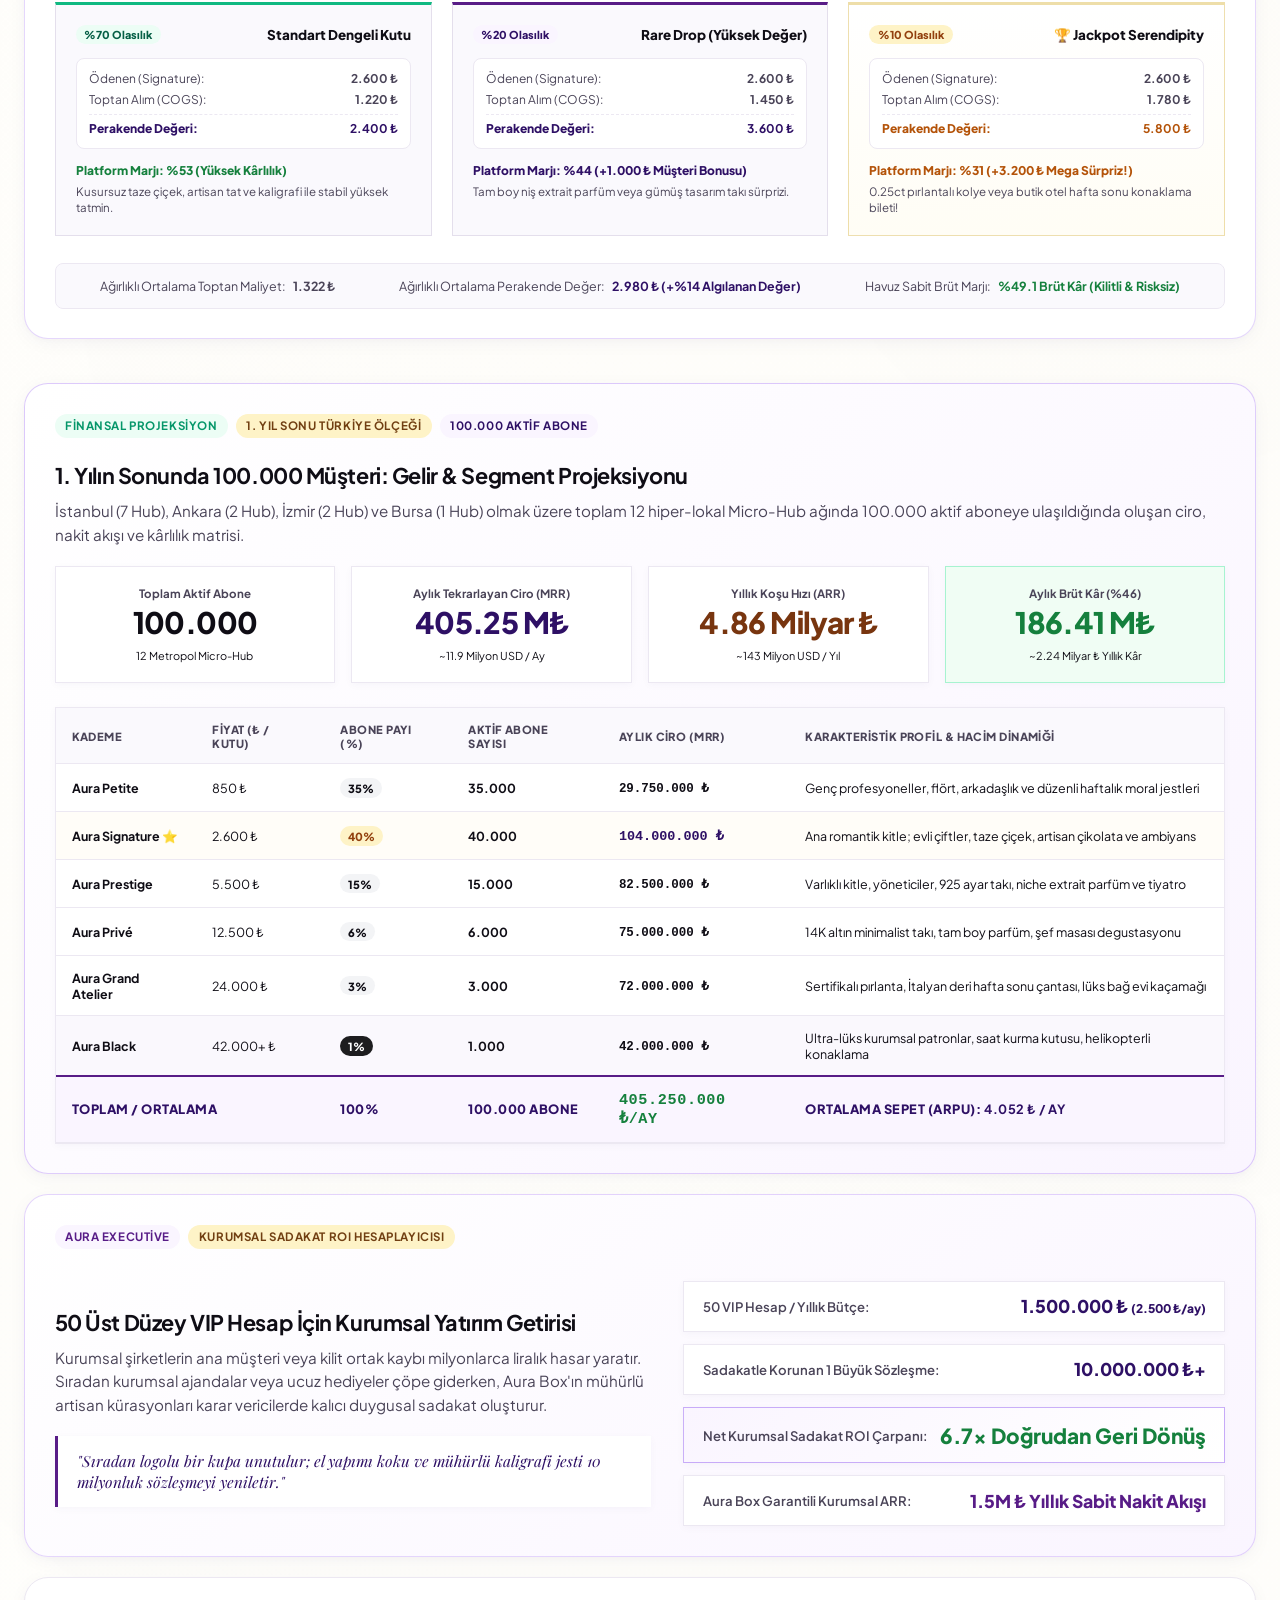
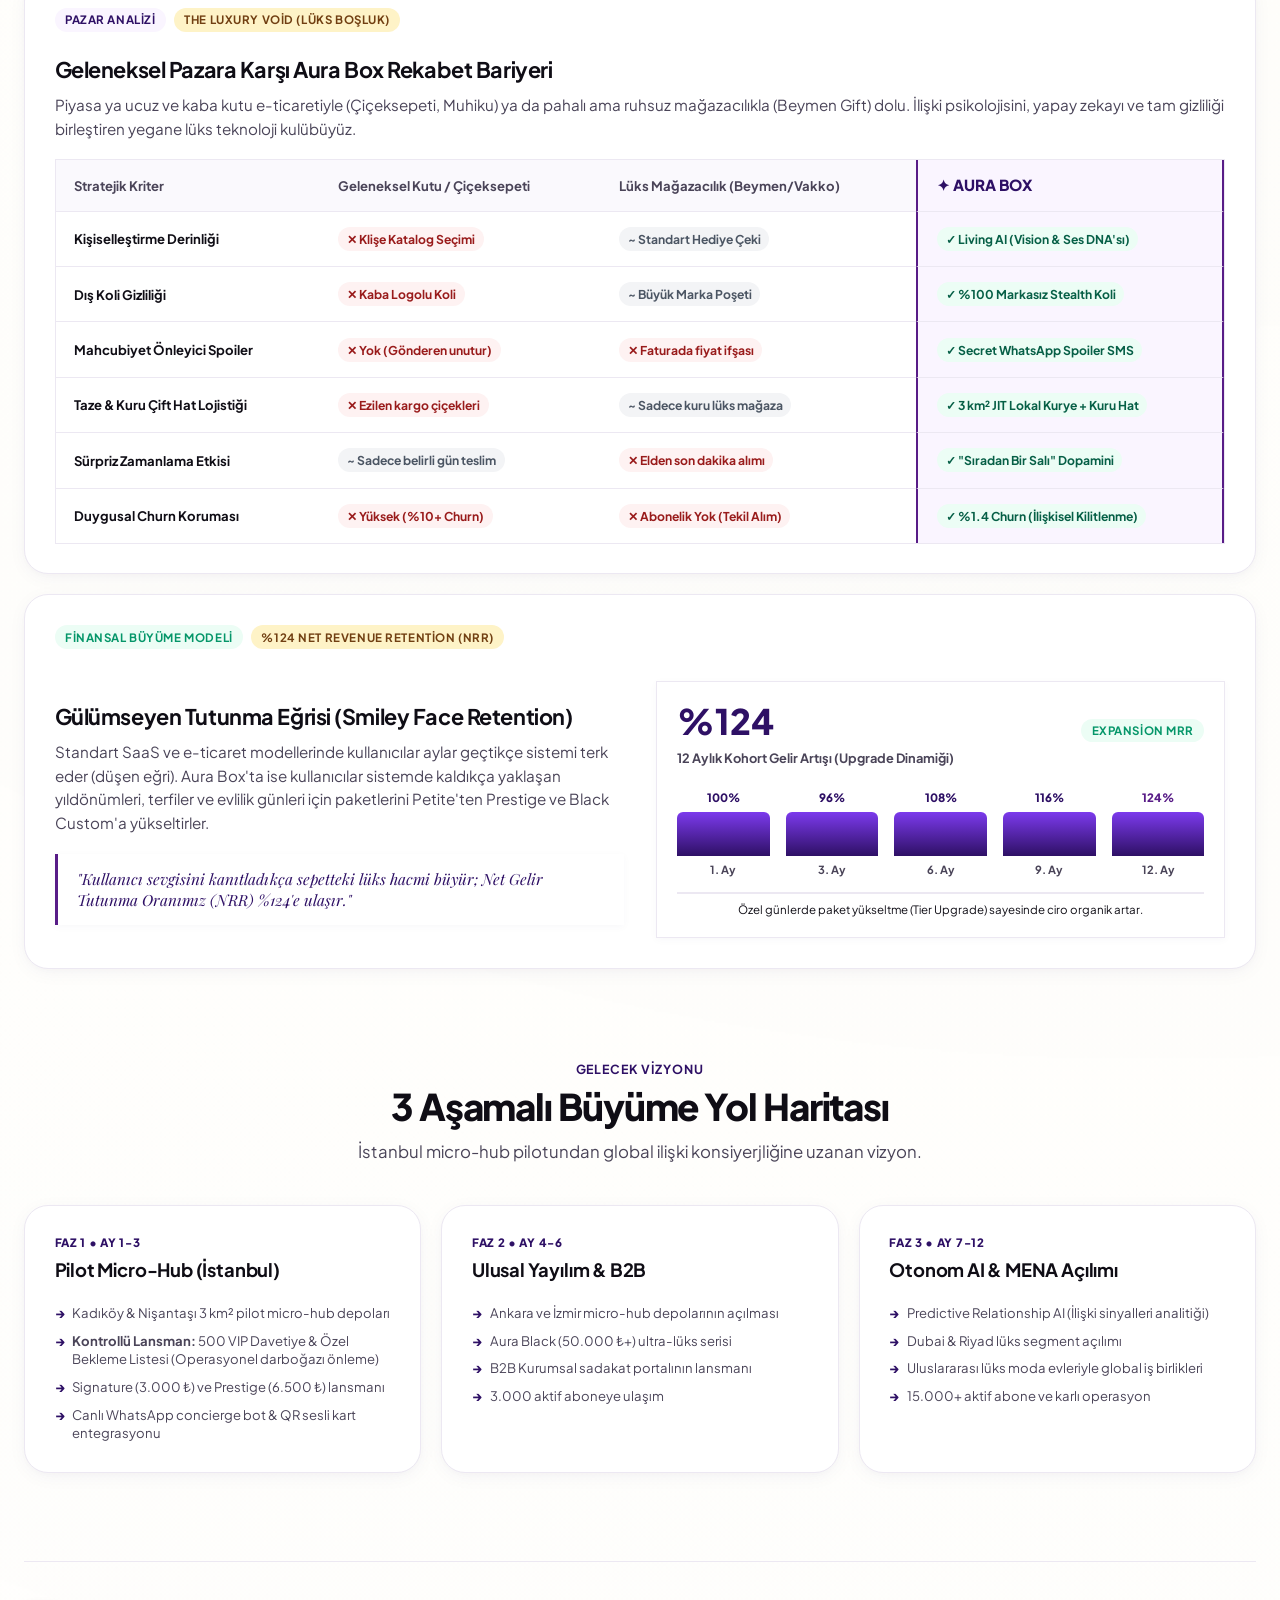
<file: sunum/index.html>
<!DOCTYPE html>
<html lang="tr">
<head>
  <meta charset="UTF-8">
  <meta name="viewport" content="width=device-width, initial-scale=1.0">
  <title>AURA BOX — Akıllı Hediye Kürasyon Platformu | Proje Sunumu</title>
  <link rel="preconnect" href="https://fonts.googleapis.com">
  <link rel="preconnect" href="https://fonts.gstatic.com" crossorigin>
  <link href="https://fonts.googleapis.com/css2?family=Plus+Jakarta+Sans:wght@300;400;500;600;700;800&family=Playfair+Display:ital,wght@0,600;1,500&display=swap" rel="stylesheet">
  <link rel="stylesheet" href="style.css">
</head>
<body class="light-theme">

  <!-- Üst Gezinme Çubuğu (Apple Frosted Glass) -->
  <header class="navbar-wrapper">
    <div class="navbar-container">
      <div class="brand-logo" onclick="window.scrollTo({top: 0, behavior: 'smooth'})">
        <div class="brand-symbol">
          <svg width="22" height="22" viewBox="0 0 24 24" fill="none" stroke="currentColor" stroke-width="2">
            <path d="M21 16V8a2 2 0 0 0-1-1.73l-7-4a2 2 0 0 0-2 0l-7 4A2 2 0 0 0 3 8v8a2 2 0 0 0 1 1.73l7 4a2 2 0 0 0 2 0l7-4A2 2 0 0 0 21 16z"/>
            <polyline points="3.27 6.96 12 12.01 20.73 6.96"/>
            <line x1="12" y1="22.08" x2="12" y2="12"/>
          </svg>
        </div>
        <span class="brand-name">AURA BOX</span>
        <span class="brand-tag">Project Deck 2026</span>
      </div>

      <nav class="nav-links">
        <a href="#deger-onerisi" class="nav-link">Konsept</a>
        <a href="#paketler" class="nav-link">Paketler</a>
        <a href="#lootbox-ai" class="nav-link highlighted-link">AI Kutu</a>
        <a href="#onboarding" class="nav-link">Onboarding</a>
        <a href="#micro-hub" class="nav-link">3km² Hub</a>
        <a href="#risk-cozum" class="nav-link">Riskler</a>
        <a href="#b2b-ekonomi" class="nav-link">B2B & Marj</a>
      </nav>

      <div class="nav-actions">
        <a href="../tasarim/" class="btn btn-secondary" title="Müşteri Platformu & Canlı Deneyim" style="text-decoration: none;">
          <span>✨</span>
          <span>Müşteri Platformu</span>
        </a>
        <button id="btnPresentationMode" class="btn btn-secondary" title="Slayt / Sunum Modu">
          <svg width="15" height="15" viewBox="0 0 24 24" fill="none" stroke="currentColor" stroke-width="2">
            <rect x="2" y="3" width="20" height="14" rx="2" ry="2"/>
            <line x1="8" y1="21" x2="16" y2="21"/>
            <line x1="12" y1="17" x2="12" y2="21"/>
          </svg>
          <span>Sunum</span>
        </button>
        <a href="#lootbox-ai" class="btn btn-primary">
          <span>AI Kutusu</span>
          <svg width="13" height="13" viewBox="0 0 24 24" fill="none" stroke="currentColor" stroke-width="2.2">
            <polyline points="9 18 15 12 9 6"/>
          </svg>
        </a>
      </div>
    </div>
  </header>

  <!-- Sunum İlerleme Çubuğu -->
  <div class="presentation-progress-bar" id="progressBar"></div>

  <!-- Ana İçerik Konteyneri -->
  <main class="page-container">

    <!-- HERO BENTO SECTION -->
    <section class="bento-section hero-section" id="hero">
      <div class="hero-header">
        <div class="pill-badge luxury-badge">
          <span class="pulse-dot"></span>
          Yeni Nesil Abonelikli Hediye ve İlişki Kürasyonu
        </div>
        <h1 class="hero-title">
          Siz ilişkinize odaklanın, <br>
          <span class="gradient-text">jestleri bize bırakın.</span>
        </h1>
        <p class="hero-subtitle">
          Unutulma ve ihmal stresini sıfırlayan, <strong>850 TL'den 42.000 TL+'ye</strong> kadar yapay zeka gücüyle kişiye özel oluşturulan periyodik lüks hediye kutuları.
        </p>
      </div>

      <!-- Hero Bento Grid -->
      <div class="bento-grid hero-grid">
        <!-- Kart 1: Öz Dinamik / Kahraman Paradigması -->
        <div class="bento-card bento-col-8 hero-main-card">
          <div class="card-inner">
            <div class="card-badge-row">
              <span class="tag-pill tag-purple">Ana Dinamik</span>
              <span class="tag-pill tag-gold">Kusursuz İtibar</span>
            </div>
            <div class="hero-concept-layout">
              <div class="concept-text">
                <h3 class="bento-title">Gönderen Kahraman Olur, Aura Box Görünmez Kalır</h3>
                <p class="bento-desc">
                  Müşteriye sadece bir kutu satmıyoruz; <strong>"unutulma/ihmal edilme stresini ortadan kaldırma garantisi"</strong> ve <strong>"düşünülmüş sürpriz konforu"</strong> sunuyoruz. Kutuda asla sıradan bir abonelik ibaresi yer almaz; tamamen göndericinin kendi zevki ve el yazısı gibi hissettirilir.
                </p>
                <div class="hero-role-duo">
                  <div class="role-pill">
                    <span class="role-icon">👑</span>
                    <div>
                      <strong>Abone (Gönderen)</strong>
                      <p>Romantik, özenli ve unutmayan kahraman</p>
                    </div>
                  </div>
                  <div class="role-pill">
                    <span class="role-icon">🪄</span>
                    <div>
                      <strong>Aura Box</strong>
                      <p>Arka plandaki görünmez lüks küratör</p>
                    </div>
                  </div>
                </div>
              </div>
              <div class="hero-box-preview">
                <div class="floating-luxury-box">
                  <div class="box-ribbon"></div>
                  <div class="box-tag">AURA NO. 24</div>
                  <div class="box-items-preview">
                    <div class="item-bubble" title="Tasarım Pırlanta / Gümüş Kolye">💎</div>
                    <div class="item-bubble" title="Artisan Çikolata & Trüf">🍫</div>
                    <div class="item-bubble" title="Niche Kokulu Soya Mumu">🕯️</div>
                    <div class="item-bubble" title="El Yazısı Özel Not">✉️</div>
                  </div>
                </div>
              </div>
            </div>
          </div>
        </div>

        <!-- Kart 2: Fiyat ve Kademe Skalası -->
        <div class="bento-card bento-col-4 metric-card bg-subtle-gold">
          <div class="card-inner">
            <span class="tag-pill tag-neutral">Bütçe Yelpazesi</span>
            <div class="metric-value">850 ₺ — 42.000 ₺+</div>
            <p class="metric-label">Her bütçe ve hediye amacına özel 6 kademeli şeffaf piramit.</p>
            <div class="tier-mini-list">
              <div class="tier-mini-item"><span>Petite</span><strong>850 ₺</strong></div>
              <div class="tier-mini-item"><span>Signature (Popüler)</span><strong>2.600 ₺</strong></div>
              <div class="tier-mini-item"><span>VIP Prestige</span><strong>5.500 ₺</strong></div>
              <div class="tier-mini-item"><span>Privé (Altın)</span><strong>12.500 ₺</strong></div>
              <div class="tier-mini-item"><span>Grand Atelier</span><strong>24.000 ₺</strong></div>
              <div class="tier-mini-item gold"><span>Black Custom</span><strong>42.000 ₺+</strong></div>
            </div>
          </div>
        </div>

        <!-- Kart 3: 3 km² Hyper-Local Micro-Hub -->
        <div class="bento-card bento-col-4 feature-card">
          <div class="card-inner">
            <div class="icon-circle icon-blue">
              <svg width="20" height="20" viewBox="0 0 24 24" fill="none" stroke="currentColor" stroke-width="2">
                <circle cx="12" cy="12" r="10"/>
                <polygon points="16.24 7.76 14.12 14.12 7.76 16.24 9.88 9.88 16.24 7.76"/>
              </svg>
            </div>
            <h4 class="card-title">3 km² Micro-Hub Kümesi</h4>
            <p class="card-body">
              Depomuz merkezde, seçkin tedarikçilerimiz 3 km çapında. API ile anlık stok & fiyat takibiyle taze çiçek ve gurme ürünler aynı gün VIP kurye ile çıkış yapar.
            </p>
            <div class="live-status-pill">
              <span class="status-indicator"></span> 5 Butik Tedarikçi Canlı API Senkronunda
            </div>
          </div>
        </div>

        <!-- Kart 4: Tersine Sürpriz: "Sıradan Bir Salı" -->
        <div class="bento-card bento-col-4 feature-card">
          <div class="card-inner">
            <div class="icon-circle icon-purple">
              <svg width="20" height="20" viewBox="0 0 24 24" fill="none" stroke="currentColor" stroke-width="2">
                <rect x="3" y="4" width="18" height="18" rx="2" ry="2"/>
                <line x1="16" y1="2" x2="16" y2="6"/>
                <line x1="8" y1="2" x2="8" y2="6"/>
                <line x1="3" y1="10" x2="21" y2="10"/>
              </svg>
            </div>
            <h4 class="card-title">"Sıradan Bir Salı" Etkisi</h4>
            <p class="card-body">
              Hediyeler sadece ayın 1'inde gitmez. Ayın rastgele bir gününde kapıyı çalan beklenmedik sürpriz, alıcıda <strong>10 kat daha yüksek dopamin</strong> ve mutluluk yaratır.
            </p>
            <div class="feature-tag-row">
              <span class="mini-chip">Beklenmedik An</span>
              <span class="mini-chip">Dopamin Patlaması</span>
            </div>
          </div>
        </div>

        <!-- Kart 5: Cheat Sheet / "Ne Gönderildiğini Bilmeme" Önleyici -->
        <div class="bento-card bento-col-4 feature-card highlight-border">
          <div class="card-inner">
            <div class="icon-circle icon-gold">
              <svg width="20" height="20" viewBox="0 0 24 24" fill="none" stroke="currentColor" stroke-width="2">
                <path d="M21 15a2 2 0 0 1-2 2H7l-4 4V5a2 2 0 0 1 2-2h14a2 2 0 0 1 2 2z"/>
              </svg>
            </div>
            <h4 class="card-title">Secret Cheat Sheet</h4>
            <p class="card-body">
              "Ne broşu?" rezilliğini önleyen canlı spoiler sistemi. Kutu teslim edildiği an gönderene detaylı SMS gider, alıcı aradığında gönderen her detayı bilir.
            </p>
            <a href="#risk-cozum" class="inline-action-link">Simülasyonu İncele &rarr;</a>
          </div>
        </div>
      </div>
    </section>

    <!-- SECTION 1: DEĞER ÖNERİSİ & PSİKOLOJİ -->
    <section class="bento-section" id="deger-onerisi">
      <div class="section-title-wrap">
        <span class="section-kicker">Davranışsal Psikoloji & Ürün Felsefesi</span>
        <h2 class="section-heading">Neden Sadece Hediye Satmıyoruz?</h2>
        <p class="section-subtext">İlişkilerde ihmal edilme korkusunu sıfırlayan, düşünülmüş lüks sürpriz konforu.</p>
      </div>

      <div class="bento-grid">
        <!-- Büyük Psikoloji Kartı -->
        <div class="bento-card bento-col-7">
          <div class="card-inner">
            <div class="tag-pill tag-purple">Duygusal Sözleşme</div>
            <h3 class="bento-title mt-12">"Unutulma Stresini Ortadan Kaldırma Garantisi"</h3>
            <p class="bento-desc">
              Bir ilişkiyi yıpratan en büyük etken sevgisizlik değil; günlük hayatın koşturmacasında karşı tarafın kendisini <em>"ihmal edilmiş veya sıradanlaşmış"</em> hissetmesidir. Doğum günleri, tanışma yıldönümleri veya haftalarca süren yoğun iş temposunun ardından gelen boşluklar...
            </p>
            <div class="comparison-grid">
              <div class="comparison-box bad">
                <div class="comp-header">
                  <span class="comp-icon">✕</span>
                  <strong>Geleneksel Yol</strong>
                </div>
                <ul>
                  <li>Son dakika çiçek sepeti siparişi</li>
                  <li>Solgun güller, klişe hediye kutuları</li>
                  <li>"Aklıma son anda geldi" hissi</li>
                  <li>Sürekli takvim takip etme stresi</li>
                </ul>
              </div>
              <div class="comparison-box good">
                <div class="comp-header">
                  <span class="comp-icon">✓</span>
                  <strong>Aura Box Deneyimi</strong>
                </div>
                <ul>
                  <li>Önceden kurgulanmış akıllı takvim</li>
                  <li>Niche parfümler, pırlanta, gurme lezzetler</li>
                  <li>Kişiye özel el yazısı duygu notu</li>
                  <li>Sıfır zihinsel yük, %100 kahramanlık</li>
                </ul>
              </div>
            </div>
          </div>
        </div>

        <!-- İnteraktif WhatsApp Concierge Simülatörü -->
        <div class="bento-card bento-col-5">
          <div class="card-inner">
            <div class="tag-pill tag-green">Canlı Önizleme</div>
            <h3 class="bento-title mt-12">72 Saat Önceki Gizli Concierge</h3>
            <p class="bento-desc">
              Teslimattan 3 gün önce göndericiye otomatik WhatsApp pingi atılır. Özel bir not eklemek isterse yazar, boş bırakırsa küratörlerimiz onun adına şık bir kart düzenler.
            </p>

            <div class="phone-chat-mockup">
              <div class="phone-chat-header">
                <div class="chat-avatar">AB</div>
                <div class="chat-info">
                  <strong>Aura Box Concierge</strong>
                  <span>Çevrimiçi</span>
                </div>
                <span class="chat-secure-badge">VIP AI</span>
              </div>
              <div class="chat-bubble-stream">
                <div class="chat-message incoming">
                  <p>Merhaba Berat Bey! 🎁 Eşiniz Selin Hanım için hazırladığımız bu ayki sürpriz Aura Box tamamlandı.</p>
                  <span class="chat-time">10:42</span>
                </div>
                <div class="chat-message incoming">
                  <p>Kutuya eklemek istediğiniz özel bir not var mı? <em>(Yanıtlamazsanız sizin adınıza zarif bir el yazısı kart ekleyeceğiz)</em></p>
                  <span class="chat-time">10:42</span>
                </div>
                <div class="chat-message outgoing">
                  <p>"İyi ki varsın sevgilim, seninle geçen her gün bir hediye..." yazar mısınız?</p>
                  <span class="chat-time">10:45</span>
                </div>
                <div class="chat-message incoming">
                  <p>Harika! Notunuz özel mühürlü kartımıza kaligrafi ile işlendi. Gönderim sıradan bir Salı günü gizlice yapılacak. 🪄</p>
                  <span class="chat-time">10:46</span>
                </div>
              </div>
            </div>
          </div>
        </div>

        <!-- Kart 3: Negatif Churn & Duygusal Kilitlenme (Emotional Lock-In) -->
        <div class="bento-card bento-col-12 emotional-lockin-card">
          <div class="card-inner">
            <div class="card-badge-row">
              <span class="tag-pill tag-purple">Yatırımcı Perspektifi & Savunulabilirlik</span>
              <span class="tag-pill tag-gold">Negatif Churn Savunması</span>
            </div>
            <div class="lockin-layout">
              <div class="lockin-text">
                <h3 class="bento-title mt-8">Aboneliği İptal Etmenin İlişkisel Bedeli</h3>
                <p class="bento-desc">
                  Geleneksel abonelik modellerinde (SaaS, eğlence, kutu e-ticaret) kullanıcı iptal butonuna bastığında yalnızca servisi kaybeder. Aura Box'ta ise iptal etmek, hayatındaki en değerli insana <em>"Artık senin için çabalamıyorum, ilişkinin rutinine teslim oldum"</em> mesajı vermekle eşdeğerdir. Bu derin duygusal bariyer, organik olarak sektörün en düşük churn oranını üretir.
                </p>
                <div class="lockin-quote">
                  "Netflix'i bırakırsanız film izleyemezsiniz; Aura Box'ı bırakırsanız sevginizin özenini sorgulatırsınız."
                </div>
              </div>
              <div class="lockin-metrics-grid">
                <div class="lockin-metric-box highlight">
                  <span class="l-metric-val">%1.4</span>
                  <span class="l-metric-label">Aylık Churn Oranı</span>
                  <span class="l-metric-sub">E-ticaret abonelik ortalaması %8-12</span>
                </div>
                <div class="lockin-metric-box">
                  <span class="l-metric-val">14.6 Ay</span>
                  <span class="l-metric-label">Ortalama LTV Süresi</span>
                  <span class="l-metric-sub">Duygusal bağ ile uzayan yaşam döngüsü</span>
                </div>
                <div class="lockin-metric-box">
                  <span class="l-metric-val">4.2x</span>
                  <span class="l-metric-label">LTV / CAC Çarpanı</span>
                  <span class="l-metric-sub">Sıfıra yakın edinim maliyetiyle yüksek kârlılık</span>
                </div>
              </div>
            </div>
          </div>
        </div>
      </div>
    </section>

    <!-- SECTION 2: MODÜLER PAKETLER & KADEMELER -->
    <section class="bento-section" id="paketler">
      <div class="section-title-wrap">
        <span class="section-kicker">Ürün & Paket Mimarisi</span>
        <h2 class="section-heading">Kutu Başına Şeffaf Lüks Kademeleri</h2>
        <p class="section-subtext">Aylık düzenli abonelikte en avantajlı sadakat fiyatı; seyrek ve özel günlerde esnek teslimat.</p>
      </div>

      <!-- Frekans Seçici Bar -->
      <div class="frequency-selector-bar">
        <span class="freq-label">Gönderim Sıklığı:</span>
        <div class="freq-toggle-group">
          <button class="freq-btn active" data-freq="monthly">Aylık Düzenli (Her Ay)</button>
          <button class="freq-btn" data-freq="bimonthly">2 Ayda Bir</button>
          <button class="freq-btn" data-freq="special">Önemli Günler (Yılda 4-5 Kez + 1 Salı Sürprizi)</button>
        </div>
      </div>

      <!-- Paket Bento Grid -->
      <div class="bento-grid package-grid">
        <!-- Paket 1: Petite -->
        <div class="bento-card package-card" data-tier="petite">
          <div class="card-inner">
            <div class="pack-badge">Giriş / Micro-Jest</div>
            <h3 class="pack-name">Aura Petite</h3>
            <div class="pack-price">
              <span class="currency">₺</span>
              <span class="amount">850</span>
              <span class="period">/kutu</span>
            </div>
            <div class="pack-freq-sub">
              <span class="freq-tag-badge loyalty">🏆 %20 Sadakat İndirimi (12 Kutu/Yıl)</span>
            </div>
            <p class="pack-summary">Yeni başlayan flörtler, yakın arkadaşlar veya haftalık moral/self-reward jestleri.</p>
            <hr class="pack-divider">
            <ul class="pack-feature-list">
              <li><span>🌱</span> Tasarım sukulent veya mini cam teraryum</li>
              <li><span>🍫</span> Butik el yapımı dolgulu artisan çikolata</li>
              <li><span>🕯️</span> Doğal soya mumu & aromaterapi yağı</li>
              <li><span>✉️</span> Kişiye özel motto & el yazısı kart</li>
            </ul>
            <div class="pack-tag-pill">En İyi Kullanım: Arkadaşlık & Kendini Şımartma</div>
          </div>
        </div>

        <!-- Paket 2: Signature (Öne Çıkan Standart) -->
        <div class="bento-card package-card featured-tier" data-tier="signature">
          <div class="popular-ribbon">En Popüler Seçim</div>
          <div class="card-inner">
            <div class="pack-badge gold-badge">Standart / Romantik</div>
            <h3 class="pack-name">Aura Signature</h3>
            <div class="pack-price">
              <span class="currency">₺</span>
              <span class="amount">2.600</span>
              <span class="period">/kutu</span>
            </div>
            <div class="pack-freq-sub">
              <span class="freq-tag-badge loyalty">🏆 En Avantajlı Fiyat (12 Kutu/Yıl)</span>
            </div>
            <p class="pack-summary">Sevgiliye, eşe ve anneye düzenli zarafet. Kusursuz bir romantik ilişki sigortası.</p>
            <hr class="pack-divider">
            <ul class="pack-feature-list">
              <li><span>💐</span> Nitelikli butik tasarım çiçek buketi (Aynı gün kurye)</li>
              <li><span>☕</span> Single-origin gurme kahve & trüf çikolata</li>
              <li><span>🏺</span> Yerli tasarımcı seramik kupa veya kırtasiye</li>
              <li><span>✨</span> Konsept organik cilt bakım / ritüel seti</li>
            </ul>
            <div class="pack-tag-pill gold">3 km² Yerel Çiçekçi & Çikolatacı Entegre</div>
          </div>
        </div>

        <!-- Paket 3: Prestige VIP -->
        <div class="bento-card package-card" data-tier="prestige">
          <div class="card-inner">
            <div class="pack-badge vip-badge">VIP / Prestige</div>
            <h3 class="pack-name">Aura Prestige</h3>
            <div class="pack-price">
              <span class="currency">₺</span>
              <span class="amount">5.500</span>
              <span class="period">/kutu</span>
            </div>
            <div class="pack-freq-sub">
              <span class="freq-tag-badge loyalty">🏆 VIP Sadakat Fiyatı (12 Kutu/Yıl)</span>
            </div>
            <p class="pack-summary">Lüks zevklere sahip partnerler, varlıklı profesyoneller ve prestijli özel jestler.</p>
            <hr class="pack-divider">
            <ul class="pack-feature-list">
              <li><span>✨</span> Niche parfüm (Niş koku evlerinden travel boy)</li>
              <li><span>💍</span> Tasarım 925 ayar gümüş / yarı değerli doğal taş takı</li>
              <li><span>👜</span> El yapımı hakiki deri kartlık veya pasaport kılıfı</li>
              <li><span>🎭</span> Çift kişilik özel tiyatro / seramik workshop bileti</li>
            </ul>
            <div class="pack-tag-pill">Deneyim + Lüks Parça Karması</div>
          </div>
        </div>

        <!-- Paket 4: Privé (Haute Curation) -->
        <div class="bento-card package-card" data-tier="prive">
          <div class="card-inner">
            <div class="pack-badge prive-badge">Haute Curation / Altın</div>
            <h3 class="pack-name">Aura Privé</h3>
            <div class="pack-price">
              <span class="currency">₺</span>
              <span class="amount">12.500</span>
              <span class="period">/kutu</span>
            </div>
            <div class="pack-freq-sub">
              <span class="freq-tag-badge loyalty">🏆 Privé Sadakat Avantajı (12 Kutu/Yıl)</span>
            </div>
            <p class="pack-summary">İnce zevklere sahip partnerler, terfi kutlamaları ve zarif altın/mücevher anları.</p>
            <hr class="pack-divider">
            <ul class="pack-feature-list">
              <li><span>👑</span> 14 Ayar altın minimalist kolye veya pırlanta küpe</li>
              <li><span>🧴</span> Tam boy (100ml) Fransız extrait parfüm (Özel gravürlü)</li>
              <li><span>🧣</span> İtalyan saf ipek fular veya el dokuması kaşmir şal</li>
              <li><span>🍷</span> Şef masası (Chef's Table) 2 kişilik tadım deneyimi</li>
            </ul>
            <div class="pack-tag-pill">Fine Jewelry & Gurme Şef Masası</div>
          </div>
        </div>

        <!-- Paket 5: Grand Atelier (Fine Jewelry & Kaçamak) -->
        <div class="bento-card package-card grand-tier" data-tier="grand">
          <div class="card-inner">
            <div class="pack-badge grand-badge">Fine Jewelry / Kaçamak</div>
            <h3 class="pack-name">Aura Grand Atelier</h3>
            <div class="pack-price">
              <span class="currency">₺</span>
              <span class="amount">24.000</span>
              <span class="period">/kutu</span>
            </div>
            <div class="pack-freq-sub">
              <span class="freq-tag-badge loyalty">🏆 Grand Sadakat Avantajı (12 Kutu/Yıl)</span>
            </div>
            <p class="pack-summary">Büyük yıldönümleri, evlilik teklifleri ve kalıcı miras bırakan lüks zanaat parçaları.</p>
            <hr class="pack-divider">
            <ul class="pack-feature-list">
              <li><span>💎</span> HRD/GIA sertifikalı 0.40ct pırlanta / safir mücevher</li>
              <li><span>🧳</span> Toskana el dikişi hakiki deri seyahat çantası / saat rulosu</li>
              <li><span>🍇</span> Butik bağ evinde 1 gece gurme konaklama & şarap tadımı</li>
              <li><span>📜</span> Baş küratör onaylı balmumu mühürlü el yazısı mektup</li>
            </ul>
            <div class="pack-tag-pill gold">Sertifikalı Pırlanta & Bağ Evi Kaçamağı</div>
          </div>
        </div>

        <!-- Paket 6: Black Custom Exclusive -->
        <div class="bento-card package-card black-exclusive-card" data-tier="black">
          <div class="card-inner">
            <div class="pack-badge black-badge">Ultra-Lüks / Exclusive</div>
            <h3 class="pack-name">Aura Black</h3>
            <div class="pack-price">
              <span class="currency">₺</span>
              <span class="amount">42.000+</span>
              <span class="period">/kutu</span>
            </div>
            <div class="pack-freq-sub">
              <span class="freq-tag-badge loyalty">🏆 Exclusive Kulüp (12 Kutu/Yıl)</span>
            </div>
            <p class="pack-summary">Sınır tanımayan lüks. Pırlanta, altın, İsviçre saat aksesuarları ve kişisel kaçamaklar.</p>
            <hr class="pack-divider">
            <ul class="pack-feature-list">
              <li><span>💎</span> Sertifikalı gerçek pırlanta / özel tasarım altın mücevher</li>
              <li><span>⌚</span> Lüks İsviçre saat aksesuarları / kurma kutusu</li>
              <li><span>🚁</span> Helikopter transferli 5 yıldızlı süit konaklama davetiyesi</li>
              <li><span>🎩</span> 7/24 kişisel hediye konsiyerji ve zırhlı kurye teslimat</li>
            </ul>
            <div class="pack-tag-pill black">Özel Konsiyerj Hizmeti & Zırhlı Teslimat</div>
          </div>
        </div>
      </div>
    </section>

    <!-- SECTION 2.5: FİZİKSEL AMBALAJ & SESSİZ LÜKS MİMARİSİ -->
    <section class="bento-section" id="ambalaj-mimari">
      <div class="section-title-wrap">
        <span class="section-kicker">Fiziksel Ürün & Kutu Mimarisi</span>
        <h2 class="section-heading">Apple Hassasiyetinde "Sessiz Lüks" Ambalaj</h2>
        <p class="section-subtext">
          Vakumlu yavaş açılış toleransı, 90° keskin V-groove kenarlar, parmak izi tutmayan kadife mat soft-touch yüzey ve prizmatik sıcak yaldız işçiliği.
        </p>
      </div>

      <div class="bento-grid">
        <!-- Kart 1: Dual-Tone Teleskopik Açılış (6 Sütun) -->
        <div class="bento-card bento-col-6 packaging-card">
          <div class="pkg-img-wrap">
            <img src="../assets/packaging/aura_box_dualtone_chrome_lift.jpg" alt="Aura Box Dual-Tone Unboxing Lift">
            <span class="pkg-overlay-tag gold">İmza Unboxing Ritüeli</span>
          </div>
          <div class="pkg-card-body">
            <h4 class="pkg-card-title">Dual-Tone Teleskopik Açılış & Mor Kadife Yatak</h4>
            <p class="pkg-card-desc">
              Apple kutularındaki slow-release vakumlu hava tahliyesi. Mat obsidyen siyah kapak yukarı çekildiğinde derin kraliyet moru kadife iç yatak ve mor balmumu mühürlü el yazısı zarf açığa çıkar.
            </p>
            <div class="pkg-specs-row">
              <span class="pkg-spec-pill">✦ Vakumlu Yavaş Açılış</span>
              <span class="pkg-spec-pill">✦ Koyu Likit Krom Logo</span>
              <span class="pkg-spec-pill">✦ Kraliyet Moru Alcantara/Kadife</span>
              <span class="pkg-spec-pill">✦ Balmumu Mühür</span>
            </div>
          </div>
        </div>

        <!-- Kart 2: Midnight Obsidian (3 Sütun) -->
        <div class="bento-card bento-col-3 packaging-card">
          <div class="pkg-img-wrap">
            <img src="../assets/packaging/aura_box_black_gold.jpg" alt="Aura Box Midnight Obsidian">
            <span class="pkg-overlay-tag">Midnight Obsidian</span>
          </div>
          <div class="pkg-card-body">
            <h4 class="pkg-card-title">Mat Obsidyen Siyah</h4>
            <p class="pkg-card-desc">
              1400 GSM ağır gri mukavva üzeri parmak izi bırakmayan velvet mat kaplama. 0.5 mm derinliğe gömülü (blind deboss) şampanya yaldız ışıltı yıldızı.
            </p>
            <div class="pkg-specs-row">
              <span class="pkg-spec-pill">✦ 1400 GSM Ağır Gövde</span>
              <span class="pkg-spec-pill">✦ Şampanya Sarısı Yaldız</span>
              <span class="pkg-spec-pill">✦ 90° Jilet Kenar</span>
            </div>
          </div>
        </div>

        <!-- Kart 3: Imperial Royal Purple (3 Sütun) -->
        <div class="bento-card bento-col-3 packaging-card">
          <div class="pkg-img-wrap">
            <img src="../assets/packaging/aura_box_purple_gold.jpg" alt="Aura Box Imperial Royal Purple">
            <span class="pkg-overlay-tag">Imperial Purple</span>
          </div>
          <div class="pkg-card-body">
            <h4 class="pkg-card-title">Kraliyet Asaleti Moru</h4>
            <p class="pkg-card-desc">
              Gölgelerde siyaha çalan, ışık vurduğunda derin mürdüm ve ametist ışıltısı sunan monolitik zarafet. Merkezde dengeli yaldızlı tipografi.
            </p>
            <div class="pkg-specs-row">
              <span class="pkg-spec-pill">✦ Ametist / Mürdüm Işıltısı</span>
              <span class="pkg-spec-pill">✦ Prizmatik Yansıma</span>
              <span class="pkg-spec-pill">✦ Monolitik Form</span>
            </div>
          </div>
        </div>

        <!-- Kart 4: Midnight Duo Koleksiyonu & Üretim Standartları (12 Sütun Split) -->
        <div class="bento-card bento-col-12 pkg-split-card">
          <div class="pkg-split-img">
            <img src="../assets/packaging/aura_box_duo_set.jpg" alt="Aura Box Midnight Duo Collection">
            <span class="pkg-overlay-tag gold">Koleksiyon Spesifikasyonları</span>
          </div>
          <div class="pkg-split-body">
            <div class="tag-pill tag-purple" style="width: fit-content;">Endüstriyel Tasarım Felsefesi</div>
            <h3 class="bento-title mt-8">Taktil, İşitsel ve Kokusel Açılış Mühendisliği</h3>
            <p class="bento-desc">
              Aura Box yalnızca bir karton kutu değil; mücevher sandığı ağırlığında, duyuları harekete geçiren özel bir deneyim nesnesidir:
            </p>
            <ul class="pkg-spec-list">
              <li class="pkg-spec-item">
                <span>✦</span>
                <div><strong>Akustik "Fıss" Açılış Hissi:</strong> Kapak kaldırıldığında milimetrik tolerans sayesinde hava yavaşça boşalır ve 3 saniyelik bir yavaş açılma seremonisi yaşatır.</div>
              </li>
              <li class="pkg-spec-item">
                <span>✦</span>
                <div><strong>Olfactory (Kokusel) Difüzyon:</strong> Kapağın altındaki iç yüzeye mikrokapsüllenmiş sedir & beyaz iris esansı uygulanır; kutu açıldığı an ortama dinlendirici lüks bir koku yayılır.</div>
              </li>
              <li class="pkg-spec-item">
                <span>✦</span>
                <div><strong>Sıfır Dış Markalama:</strong> Dış nakliye kolisi %100 markasız kraft mühürlüdür; kapı çaldığında evdeki kimse içinde ne olduğunu teslimat anına kadar anlayamaz.</div>
              </li>
            </ul>
          </div>
        </div>
      </div>
    </section>

    <!-- SECTION 3: AURA LIVING INTELLIGENCE ENGINE -->
    <section class="bento-section" id="lootbox-ai">
      <div class="section-title-wrap">
        <span class="section-kicker">Çok Modlu Zevk Zekâsı</span>
        <h2 class="section-heading">Aura Living Intelligence — Kişiselleştirilmiş Kürasyon Motoru</h2>
        <p class="section-subtext">
          Görsel stil taraması (Vision AI), 72 saat önceki anlık duygu fısıltısı ve her teslimat sonrası sensory RLHF geri bildirimiyle sürekli evrilen yaşayan yapay zeka kürasyon motoru.
        </p>
      </div>

      <div class="bento-card lootbox-master-card">
        <div class="card-inner">
          <div class="lootbox-interface">
            <!-- Sol Panel: Parametre Seçiciler -->
            <div class="lootbox-controls">
              <div class="control-header">
                <span class="control-icon">🧬</span>
                <h4>Living Intelligence Parametreleri</h4>
              </div>

              <div class="input-group">
                <label>Hedef Alıcı:</label>
                <div class="pill-selector-row" id="targetSelector">
                  <button class="selector-pill active" data-target="es">Eş / Partner</button>
                  <button class="selector-pill" data-target="anne">Anne / Baba</button>
                  <button class="selector-pill" data-target="arkadas">İş Arkadaşı</button>
                  <button class="selector-pill" data-target="calisan">Çalışan / Ekip</button>
                  <button class="selector-pill" data-target="b2b">İş Ortağı / VIP</button>
                  <button class="selector-pill" data-target="self">Kendime (Self-Reward)</button>
                </div>
              </div>

              <div class="input-group">
                <label>Vision AI Stil & Zevk DNA'sı:</label>
                <div class="pill-selector-row" id="personaSelector">
                  <button class="selector-pill active" data-persona="sanatsever">Sanatsever & Estetik</button>
                  <button class="selector-pill" data-persona="gurme">Gurme & Tat Odaklı</button>
                  <button class="selector-pill" data-persona="minimalist">Minimalist / Huzur</button>
                  <button class="selector-pill" data-persona="luks">Lüks & Glamour</button>
                </div>
              </div>

              <div class="input-group">
                <label>Kürasyon Bütçe Kademesi:</label>
                <div class="pill-selector-row" id="budgetSelector">
                  <button class="selector-pill" data-budget="850">850 ₺ (Petite)</button>
                  <button class="selector-pill active" data-budget="2600">2.600 ₺ (Signature)</button>
                  <button class="selector-pill" data-budget="5500">5.500 ₺ (Prestige)</button>
                  <button class="selector-pill" data-budget="12500">12.500 ₺ (Privé)</button>
                  <button class="selector-pill" data-budget="24000">24.000 ₺ (Grand)</button>
                  <button class="selector-pill" data-budget="42000">42.000 ₺ (Black)</button>
                </div>
              </div>

              <div class="algorithm-breakdown-bar">
                <div class="bar-label">AI Dengeleme Matrisi:</div>
                <div class="segmented-bar">
                  <span class="segment seg-1" style="width: 40%;" title="%40 Ana Parça">Odak %40</span>
                  <span class="segment seg-2" style="width: 30%;" title="%30 Duygusal / Taze">Taze/Duygu %30</span>
                  <span class="segment seg-3" style="width: 15%;" title="%15 Ambiyans">Ambiyans %15</span>
                  <span class="segment seg-4" style="width: 15%;" title="%15 Sunum & Not">Deneyim %15</span>
                </div>
              </div>

              <button class="btn btn-lootbox-roll" id="btnRollBox">
                <span class="roll-sparkle">✨</span>
                <span>Living Intelligence ile Aura Box Oluştur</span>
                <span class="roll-arrow">&rarr;</span>
              </button>
              <div class="api-sync-indicator">
                <span class="sync-dot"></span> 3 km² çapındaki hiper-lokal partner stokları taranıyor...
              </div>
            </div>

            <!-- Sağ Panel: Kasa Açılımı Sahnesi & Sonuçlar -->
            <div class="lootbox-stage" id="lootboxStage">
              <div class="unboxing-placeholder" id="stagePlaceholder">
                <div class="vault-icon">🎁</div>
                <h3>Aura Living Intelligence Kürasyona Hazır</h3>
                <p>Sol panelden profil, stil DNA'sı ve bütçeyi belirleyin. Çok modlu zekâ motorumuz 3 km² kümedeki canlı partner stoklarını saniyeler içinde zevk haritanıza eşlesin.</p>
              </div>

              <div class="unboxing-active hidden" id="stageActive">
                <div class="lootbox-rolling-animation">
                  <div class="spinner-ring"></div>
                  <div class="rolling-text">Vision AI DNA'sı & Canlı API Stokları Taranıyor...</div>
                </div>
              </div>

              <div class="unboxing-result hidden" id="stageResult">
                <div class="result-header">
                  <div>
                    <span class="loot-tier-tag" id="resTierTag">SIGNATURE EDITION</span>
                    <h3 class="loot-title" id="resTitle">"Sanatsever Eş" Kürasyonu</h3>
                  </div>
                  <div class="loot-market-value">
                    <span class="value-title">Kürasyon Perakende Değeri:</span>
                    <strong class="value-num" id="resTotalValue">4.200 ₺</strong>
                  </div>
                </div>

                <div class="loot-items-grid" id="resItemsGrid">
                  <!-- JS dinamik dolduracak -->
                </div>

                <div class="loot-concierge-note" id="resConciergeNote">
                  <strong>Aura Zekâ Küratör Notu:</strong>
                  <p id="resNoteText">"Seçilen Fransız lavantası buketi ve el yapımı aytaşı kolye, alıcının sakin tonlara olan ilgisine göre eşleştirildi."</p>
                </div>
              </div>
            </div>
          </div>
        </div>

        <!-- 30 Canlı Partner API'sinden 1 Kutunun Doğuşu (Algoritmik Pipeline Kartı) -->
        <div class="bento-card bento-col-12 curation-pipeline-card">
          <div class="card-inner">
            <div class="card-badge-row">
              <span class="tag-pill tag-purple">Algoritmik Kürasyon Mimarisi</span>
              <span class="tag-pill tag-gold">Canlı API & 3 km² Sentezi</span>
            </div>
            <h3 class="bento-title mt-8">30 Tedarikçinin Canlı API Stoğundan 1 Aura Box'ın Doğuşu</h3>
            <p class="bento-desc">
              Aura Box statik katalog ürünlerini paketlemez. 3 km² yarıçapındaki 30 bağımsız butik ve zanaatkarın canlı envanteriyle doğrudan konuşur; 0.4 saniye içinde sıfır hata ve maksimum zarafet ile o aya özel tekil kutuyu oluşturur.
            </p>

            <div class="pipeline-stepper">
              <!-- Adım 1 -->
              <div class="p-step-box active-flow">
                <div class="p-step-num"><span>01</span> 📡</div>
                <div class="p-step-title">30 Partner API Taraması</div>
                <div class="p-step-desc">1.400+ anlık ürün; stok durumu, fırından/atölyeden çıkış saati ve 3 km² kurye mesafesi taranır.</div>
                <span class="p-step-badge">14 ms Gecikme</span>
              </div>

              <!-- Adım 2 -->
              <div class="p-step-box active-flow">
                <div class="p-step-num"><span>02</span> 🛡️</div>
                <div class="p-step-title">Kesin Hayırlar Kalkanı</div>
                <div class="p-step-desc">Alerjik polenler, sevilmeyen koku/metal türleri ve daha önce gönderilmiş tüm ürünler mutlak olarak elenir.</div>
                <span class="p-step-badge">%100 Sıfır Risk</span>
              </div>

              <!-- Adım 3 -->
              <div class="p-step-box active-flow">
                <div class="p-step-num"><span>03</span> 🧬</div>
                <div class="p-step-title">Vision AI & Ses Sentezi</div>
                <div class="p-step-desc">Fotoğraflardan çıkarılan renk paleti ve göndericinin 10 sn'lik sesli fısıltısı (anlık stres/yorgunluk) modele beslenir.</div>
                <span class="p-step-badge">%97.8 Stil Dengesi</span>
              </div>

              <!-- Adım 4 -->
              <div class="p-step-box active-flow">
                <div class="p-step-num"><span>04</span> ⚖️</div>
                <div class="p-step-title">Bütçe Harmoni Matrisi</div>
                <div class="p-step-desc">%40 Odak Mücevher/Parfüm + %30 Taze Çiçek/Trüf + %15 Ambiyans + %15 Mühürlü Kaligrafi oranıyla bütçe kilitlenir.</div>
                <span class="p-step-badge">46% Sabit Brüt Marj</span>
              </div>

              <!-- Adım 5 -->
              <div class="p-step-box active-flow">
                <div class="p-step-num"><span>05</span> 🪄</div>
                <div class="p-step-title">JIT Montaj & Gizli Mühür</div>
                <div class="p-step-desc">Aynı gün taze ve kuru hat birleştirilir, el yazısı kart eklenir, dış koli markasız mühürlenir.</div>
                <span class="p-step-badge">Sıradan Bir Salı</span>
              </div>
            </div>

            <div class="pipeline-cta-bar">
              <div class="pipeline-live-stat">
                <span class="pulse-dot"></span> Canlı Algoritma: 30 API düğümü aktif • Ortalama gecikme: <strong id="pipelineLatency">320 ms</strong>
              </div>
              <button class="btn-pipeline-sim" id="btnSimulatePipeline" onclick="runPipelineSimulation()">
                <span>▶</span> 30 API Kürasyonunu Canlı Simüle Et
              </button>
            </div>

            <!-- Simülasyon Canlı Konsolu (Animatif Akış) -->
            <div class="pipeline-sim-console hidden" id="pipelineSimConsole">
              <div class="sim-console-header">
                <div class="sim-live-status">
                  <span class="sim-pulse-spinner"></span>
                  <span id="simStatusText">30 Partner API'si taranıyor...</span>
                </div>
                <span class="sim-timer-tag" id="simStopwatch">0 ms</span>
              </div>
              <div class="sim-progress-track">
                <div class="sim-progress-fill" id="simProgressFill"></div>
              </div>
              <div class="sim-curated-preview hidden" id="simCuratedPreview">
                <div class="sim-preview-badge">✨ KUTU 342 MS İÇİNDE BAŞARIYLA SENTEZLENDİ</div>
                <div class="sim-preview-grid">
                  <div class="sim-p-item">🌸 <strong>Flora Botanica:</strong> Fransız Lavantası Buketi (Stok: Canlı API • 1.1 km)</div>
                  <div class="sim-p-item">💎 <strong>Atelier Margot:</strong> 925 Aytaşı Kolye (Stok: 2 Adet • 0.8 km)</div>
                  <div class="sim-p-item">🍫 <strong>Madlen Choco:</strong> Altın Varaklı Trüf (Aynı Gün Üretim • Bebek)</div>
                  <div class="sim-p-item">💌 <strong>Kaligrafi Atölyesi:</strong> Mühürlü Kişisel Mektup + Sesli QR</div>
                </div>
              </div>
            </div>
          </div>
        </div>
      </div>
    </section>

    <!-- SECTION 4: KULLANICI ONBOARDING & ALGORİTMA AKIŞI -->
    <section class="bento-section" id="onboarding">
      <div class="section-title-wrap">
        <span class="section-kicker">Kayıt Akışı & Veri Mimarisi</span>
        <h2 class="section-heading">Kargaşayı Önleyen Yapılandırılmış Kayıt</h2>
        <p class="section-subtext">Serbest metin kaosu yerine kesin kilitler, alerji filtreleri ve hatasız takvim yönetimi.</p>
      </div>

      <div class="bento-grid">
        <!-- Adım 1: Alıcı Profili -->
        <div class="bento-card bento-col-4 flow-card">
          <div class="card-inner">
            <div class="step-num">01</div>
            <h4 class="card-title">Alıcı Kimliği & Persona</h4>
            <p class="card-body">Kime hediye gidiyor? Eş, anne, baba, iş ortağı veya kendim. Yaş grubu, meslek ve ilgi alanları tek tıkla seçilir.</p>
            <div class="structured-tags">
              <span class="s-tag active">Eş / Sevgili</span>
              <span class="s-tag">Sanatsever</span>
              <span class="s-tag">Gurme</span>
              <span class="s-tag">Seyahat</span>
            </div>
          </div>
        </div>

        <!-- Adım 2: Kesin Hayırlar (Hard Exclusions) -->
        <div class="bento-card bento-col-4 flow-card highlight-danger">
          <div class="card-inner">
            <div class="step-num step-alert">02</div>
            <h4 class="card-title">Kesin Hayırlar & Alerjiler</h4>
            <p class="card-body">Ters köşeyi sıfırlayan filtre. Alerjik ürünler, sevilmeyen kokular veya alkol/şeker hassasiyetleri algoritmaya kilitlenir.</p>
            <div class="exclusion-list">
              <div class="ex-item"><span class="cross">✕</span> Çiçek poleni alerjisi (Kuru çiçek verilir)</div>
              <div class="ex-item"><span class="cross">✕</span> Alkol / rafine şeker yok</div>
              <div class="ex-item"><span class="check">✓</span> Yalnızca 925 Gümüş (Altın yok)</div>
            </div>
          </div>
        </div>

        <!-- Adım 3: Kritik Takvim Kilitleri -->
        <div class="bento-card bento-col-4 flow-card">
          <div class="card-inner">
            <div class="step-num">03</div>
            <h4 class="card-title">Kritik Takvim Kilitleri</h4>
            <p class="card-body">Doğum günü, tanışma yıldönümü ve Sevgililer Günü takvime sabitlenir. Sistem o ayların teslimatını o kesin tarihe bağlar.</p>
            <div class="calendar-preview">
              <div class="cal-badge"><span class="cal-icon">📅</span> 14 Ekim: Doğum Günü (Kilitli)</div>
              <div class="cal-badge"><span class="cal-icon">💍</span> 28 Haziran: Yıldönümü (Kilitli)</div>
              <div class="cal-badge random"><span class="cal-icon">🎲</span> Sıradan Bir Salı (Sürpriz)</div>
            </div>
          </div>
        </div>

        <!-- Adım 4 & 5 Geniş Bento Kartı -->
        <div class="bento-card bento-col-12 feedback-flow-card">
          <div class="card-inner">
            <div class="feedback-layout">
              <div class="fb-left">
                <span class="tag-pill tag-purple">Döngüsel Yapay Zeka (RLHF)</span>
                <h3 class="bento-title mt-12">Her Kutudan Sonra Öğrenen Sistem</h3>
                <p class="bento-desc">
                  Göndericiye ve dilerse alıcıya kutu açıldıktan sonra sessiz bir 1-5 yıldız memnuniyet puanlaması yaptırılır. Alınan geri bildirimlerle makine öğrenimi modeli eğitilir; bir sonraki kutu hedefin zevkine matematiksel olarak daha da yaklaşır.
                </p>
                <div class="accuracy-graph">
                  <div class="acc-metric">
                    <strong>%97.8</strong>
                    <span>3. Kutudan Sonra Memnuniyet Oranı</span>
                  </div>
                  <div class="acc-metric">
                    <strong>%0.4</strong>
                    <span>İade / Değişim Talebi</span>
                  </div>
                </div>
              </div>
              <div class="fb-right">
                <div class="feedback-demo-box">
                  <div class="fb-demo-title">Kullanıcı Memnuniyet Puanlaması (Örnek)</div>
                  <div class="star-rating-row">
                    <span class="star active">★</span>
                    <span class="star active">★</span>
                    <span class="star active">★</span>
                    <span class="star active">★</span>
                    <span class="star active">★</span>
                  </div>
                  <p class="fb-comment">"Eşim kolyenin tasarımına ve kutunun kokusuna bayıldı. Çikolatanın bitter olması tam isabet olmuş!"</p>
                  <div class="ai-learned-tag">
                    <span class="pulse-mini"></span> AI Güncellendi: Gelecek kutularda 'Yoğun Kakao & Minimal Gümüş' ağırlığı %30 artırıldı.
                  </div>
                </div>
              </div>
            </div>
          </div>
        </div>

        <!-- QR Sesli & Videolu Hatıra Kartı Kartı (Voice Memo Keepsake) -->
        <div class="bento-card bento-col-12 voice-keepsake-card">
          <div class="card-inner">
            <div class="card-badge-row">
              <span class="tag-pill tag-purple">Duygusal Teknoloji</span>
              <span class="tag-pill tag-gold">Sonsuz Hatıra Zarfı</span>
            </div>
            <div class="voice-keepsake-layout">
              <div class="voice-keepsake-info">
                <h3 class="bento-title mt-8">Sesli Not Analizi & QR Sürpriz Kartı</h3>
                <p class="bento-desc">
                  Kullanıcı araba sürerken veya meşgulken WhatsApp'a 10 saniyelik bir ses notu atabilir: <em>"Bu ara çok başı ağrıyor, işle ilgili çok stresli; dinlendirici spa ve lavanta tonları ağırlıklı olsun..."</em>.
                </p>
                <p class="bento-desc" style="margin-top:0.5rem;">
                  Aura AI bu ses kaydını <strong>iki amaçla</strong> kullanır:
                </p>
                <ul class="solution-bullet-list mt-8">
                  <li><strong>1. Akustik Duygu Analizi:</strong> Ses tonundaki yorgunluk ve stres seviyesini ölçüp o ayki kutunun koku, mum ve doku ağırlığını sakinleştirici bileşenlere kalibre eder.</li>
                  <li><strong>2. Mühürlü QR Hatıra Kartı:</strong> Bu samimi ses veya video kaydı, kutunun içindeki lüks balmumu mühürlü karta dinamik QR olarak basılır. Alıcı kamerayı tuttuğunda eşinin kendi sesinden duygulandıran mesajı yankılanır.</li>
                </ul>
              </div>

              <!-- Canlı Ses Oynatıcı & QR Mockup -->
              <div class="voice-card-mockup">
                <div class="v-card-wax">AB</div>
                <span class="tag-pill tag-neutral" style="font-size:0.65rem;">Kutudaki Kaligrafi Zarfından Çıkan Kart</span>
                <h4 style="font-family:var(--font-serif); font-size:1.15rem; color:var(--accent-purple-royal); margin-top:0.5rem;">"Senin İçin Bir Fısıltı Bıraktım..."</h4>
                
                <div class="v-audio-player">
                  <div class="v-player-controls">
                    <button class="v-play-btn" title="Ses Kaydını Dinle">▶</button>
                    <div class="v-waveform">
                      <div class="wave-bar" style="animation-delay: 0.1s; height: 12px;"></div>
                      <div class="wave-bar" style="animation-delay: 0.3s; height: 22px;"></div>
                      <div class="wave-bar" style="animation-delay: 0.2s; height: 18px;"></div>
                      <div class="wave-bar" style="animation-delay: 0.5s; height: 26px;"></div>
                      <div class="wave-bar" style="animation-delay: 0.4s; height: 14px;"></div>
                      <div class="wave-bar" style="animation-delay: 0.6s; height: 20px;"></div>
                      <div class="wave-bar" style="animation-delay: 0.15s; height: 10px;"></div>
                      <div class="wave-bar" style="animation-delay: 0.35s; height: 24px;"></div>
                      <div class="wave-bar" style="animation-delay: 0.45s; height: 16px;"></div>
                      <div class="wave-bar" style="animation-delay: 0.25s; height: 22px;"></div>
                    </div>
                    <span style="font-size:0.75rem; font-weight:700; color:var(--accent-purple-vibrant);">0:14</span>
                  </div>
                </div>

                <div class="v-qr-preview-box">
                  <div class="v-qr-code-img">📱</div>
                  <div>
                    <strong style="font-size:0.78rem; display:block; color:var(--text-primary);">Dinamik Güvenli QR Kod</strong>
                    <span style="font-size:0.7rem; color:var(--text-secondary);">Kamerayla okutulduğunda şifreli lüks dinleme sayfasına yönlendirir.</span>
                  </div>
                </div>
              </div>
            </div>
          </div>
        </div>
      </div>
    </section>

    <!-- SECTION 5: 3 KM² MICRO-HUB LOJİSTİK & API EKOSİSTEMİ -->
    <section class="bento-section" id="micro-hub">
      <div class="section-title-wrap">
        <span class="section-kicker">Operasyon & Lojistik Modeli</span>
        <h2 class="section-heading">3 km² Yarıçapında Hiper-Lokal Micro-Hub</h2>
        <p class="section-subtext">Merkez depomuz ortada; seçkin yerel zanaatkarlar 3 km'lik kümede. Sıfır bayatlama, canlı API stok takibi.</p>
      </div>

      <div class="bento-grid">
        <!-- Radar & Harita Görseli Kartı -->
        <div class="bento-card bento-col-8 hub-map-card">
          <div class="card-inner">
            <div class="hub-header">
              <div>
                <span class="tag-pill tag-blue">Canlı Küme Radarı</span>
                <h3 class="bento-title mt-8">Merkez Depo & Çevre Partnerler</h3>
              </div>
              <div class="hub-latency">
                <span class="pulse-dot"></span> Ortalama API Yanıtı: <strong>14 ms</strong>
              </div>
            </div>

            <!-- Interaktif Hub Radarı -->
            <div class="radar-container" id="radarContainer">
              <div class="radar-circle circle-3km">
                <span class="radar-distance-tag">3.0 km Yarıçap</span>
              </div>
              <div class="radar-circle circle-2km"></div>
              <div class="radar-circle circle-1km"></div>
              
              <!-- Merkez Depo -->
              <div class="hub-center-node" title="AURA BOX Merkez Micro-Fulfillment Deposu">
                <div class="center-core">AB</div>
                <span class="node-label">MERKEZ DEPO</span>
              </div>

              <!-- Çevre Tedarikçi Düğümleri -->
              <div class="partner-node partner-florist" style="top: 20%; left: 30%;" data-partner="florist">
                <div class="node-pin">💐</div>
                <span class="node-name">Butik Çiçekçi</span>
                <span class="node-stock">Canlı API: 42 Buket</span>
              </div>

              <div class="partner-node partner-choc" style="top: 28%; left: 75%;" data-partner="choc">
                <div class="node-pin">🍫</div>
                <span class="node-name">Artisan Çikolatacı</span>
                <span class="node-stock">Canlı API: 85 Kutu</span>
              </div>

              <div class="partner-node partner-jewelry" style="top: 72%; left: 25%;" data-partner="jewelry">
                <div class="node-pin">💎</div>
                <span class="node-name">Tasarım Kuyumcu</span>
                <span class="node-stock">Canlı API: 18 Mücevher</span>
              </div>

              <div class="partner-node partner-perfume" style="top: 78%; left: 70%;" data-partner="perfume">
                <div class="node-pin">✨</div>
                <span class="node-name">Niche Parfüm Atölyesi</span>
                <span class="node-stock">Canlı API: 31 Parfüm</span>
              </div>

              <div class="partner-node partner-leather" style="top: 50%; left: 88%;" data-partner="leather">
                <div class="node-pin">👜</div>
                <span class="node-name">Deri Atölyesi</span>
                <span class="node-stock">Canlı API: 24 Aksesuar</span>
              </div>
            </div>

            <div class="hub-footer-legend">
              <div class="legend-item"><span class="leg-color leg-center"></span> Merkez Depo (Just-in-Time Montaj)</div>
              <div class="legend-item"><span class="leg-color leg-fresh"></span> Taze Hat (Çiçek / Çikolata - Aynı Gün Kurye)</div>
              <div class="legend-item"><span class="leg-color leg-dry"></span> Kuru Lüks (Mücevher / Parfüm / Deri)</div>
            </div>
          </div>
        </div>

        <!-- İki Hatlı Sevkiyat Mimarisi -->
        <div class="bento-card bento-col-4">
          <div class="card-inner">
            <span class="tag-pill tag-purple">Lojistik İkilemi Çözümü</span>
            <h3 class="bento-title mt-12">Çift Hatlı Akıllı Sevkiyat</h3>
            <p class="bento-desc">
              Çiçek gibi taze ürünler standart kargo ile taşınamaz; ezilir ve solar. Aura Box bu riski iki ayrı dağıtım hattıyla yönetir:
            </p>

            <div class="logistics-pipeline">
              <div class="pipeline-item">
                <div class="pipe-icon icon-fresh">🛵</div>
                <div class="pipe-text">
                  <strong>Taze Hat (Lokal VIP Kurye)</strong>
                  <p>Taze tasarım çiçekler, yaş çikolatalar ve makaronlar. Sadece lokal kurye ağıyla 2-4 saatte adrese elden teslim edilir.</p>
                </div>
              </div>
              <div class="pipeline-item">
                <div class="pipe-icon icon-dry">📦</div>
                <div class="pipe-text">
                  <strong>Kuru Hat (Lüks Ekspres Kargo)</strong>
                  <p>Mücevher, niche parfüm, ipek fular, tasarım kırtasiye. Özel mühürlü sert kutularla tüm Türkiye'ye 24 saatte sigortalı sevk.</p>
                </div>
              </div>
            </div>

            <div class="jit-advantage-box">
              <span class="tag-pill tag-green" style="margin-bottom: 0.5rem; display: inline-block;">0 Stok & JIT Modeli</span>
              <strong>Sıfır Depo & Envanter Riski:</strong>
              <p>Milyonlarca liralık mücevher veya lüks ürün depoda bekletilmez; sermaye kilitlenmez. Sipariş teslim günü 3 km² kümedeki butiklerden API ile çekilip montajlanır.</p>
              
              <div class="jit-stats-grid">
                <div class="jit-stat-card">
                  <div class="jit-stat-num">%0</div>
                  <div class="jit-stat-desc">Atıl Stok / Bayatlama Kaybı</div>
                </div>
                <div class="jit-stat-card">
                  <div class="jit-stat-num">%46</div>
                  <div class="jit-stat-desc">Brüt Kâr Marjı (JIT Verimliliği)</div>
                </div>
              </div>
            </div>
          </div>
        </div>

        <!-- Kart 3: Kusursuz Partner Ekosistemi (8 Temel Lüks Dikey) -->
        <div class="bento-card bento-col-12 partner-ecosystem-master-card">
          <div class="card-inner">
            <div class="card-badge-row">
              <span class="tag-pill tag-purple">Zanaatkar & Tedarikçi Ağı</span>
              <span class="tag-pill tag-gold">8 Temel Lüks Dikey</span>
            </div>
            <h3 class="bento-title mt-8">Birlikte Çalışacağımız Seçkin Partner Yelpazesi</h3>
            <p class="bento-desc">
              Aura Box, sıradan toptancılar yerine 3 km² yarıçapındaki en prestijli yerel atölyeler ve bağımsız zanaatkarlarla API entegrasyonu kurar. Her dikey, yüksek duygusal değer ve kusursuz kalite standartlarına göre seçilir.
            </p>

            <div class="partner-ecosystem-grid">
              <!-- Dikey 1 -->
              <div class="partner-cat-card">
                <div class="cat-header">
                  <div class="cat-icon">💎</div>
                  <div>
                    <h4 class="cat-title">Mücevher & Tasarım Takı</h4>
                  </div>
                </div>
                <p class="cat-desc">Kapalıçarşı & Nişantaşı bağımsız atölyeleri, 925 ayar rodyumlu gümüş, doğal aytaşı/ametist ve sertifikalı pırlanta kasaları.</p>
                <div class="cat-partners-list">
                  <span class="cat-partner-pill">Atelier Margot</span>
                  <span class="cat-partner-pill">Geneva Vault Bebek</span>
                  <span class="cat-partner-pill">925 Silver Lab</span>
                </div>
              </div>

              <!-- Dikey 2 -->
              <div class="partner-cat-card">
                <div class="cat-header">
                  <div class="cat-icon">💐</div>
                  <div>
                    <h4 class="cat-title">Taze Çiçek & Botanik</h4>
                  </div>
                </div>
                <p class="cat-desc">Tasarım butik çiçekçiler, stabilize solmayan Ekvador gülleri ve ithal orkide & mikro teraryum laboratuvarları (Aynı gün VIP kurye).</p>
                <div class="cat-partners-list">
                  <span class="cat-partner-pill">Flora Botanica Lab</span>
                  <span class="cat-partner-pill">Atölye Bloom</span>
                  <span class="cat-partner-pill">Maison Fleur</span>
                </div>
              </div>

              <!-- Dikey 3 -->
              <div class="partner-cat-card">
                <div class="cat-header">
                  <div class="cat-icon">✨</div>
                  <div>
                    <h4 class="cat-title">Niche Parfüm & Koku</h4>
                  </div>
                </div>
                <p class="cat-desc">Grasse esanslı Extrait de Parfum atölyeleri, el dökümü mermer kaideli soya mumları ve ahşap çubuklu lüks oda difüzörleri.</p>
                <div class="cat-partners-list">
                  <span class="cat-partner-pill">Oud & Botanica Moda</span>
                  <span class="cat-partner-pill">Maison Wax Studio</span>
                  <span class="cat-partner-pill">Scent Atelier</span>
                </div>
              </div>

              <!-- Dikey 4 -->
              <div class="partner-cat-card">
                <div class="cat-header">
                  <div class="cat-icon">🍫</div>
                  <div>
                    <h4 class="cat-title">Artisan Gurme & Lezzet</h4>
                  </div>
                </div>
                <p class="cat-desc">Günlük el yapımı altın varaklı Belçika trüfleri, single-origin mikro kavrum çekirdek kahveler ve artisan organik tatlar.</p>
                <div class="cat-partners-list">
                  <span class="cat-partner-pill">Madlen Choco Atelier</span>
                  <span class="cat-partner-pill">Roastery Lab</span>
                  <span class="cat-partner-pill">Artisan Praline</span>
                </div>
              </div>

              <!-- Dikey 5 -->
              <div class="partner-cat-card">
                <div class="cat-header">
                  <div class="cat-icon">👜</div>
                  <div>
                    <h4 class="cat-title">Lüks Deri & İpek Tekstil</h4>
                  </div>
                </div>
                <p class="cat-desc">El dikişi hakiki dana derisi saat seyahat ruloları, Como & Bursa saf ipek tasarım fularları ve Moğolistan kaşmir şalları.</p>
                <div class="cat-partners-list">
                  <span class="cat-partner-pill">Weave & Silk Atölyesi</span>
                  <span class="cat-partner-pill">Leather Crafts Bebek</span>
                  <span class="cat-partner-pill">Como Silk Lab</span>
                </div>
              </div>

              <!-- Dikey 6 -->
              <div class="partner-cat-card">
                <div class="cat-header">
                  <div class="cat-icon">🏺</div>
                  <div>
                    <h4 class="cat-title">Seramik & Masa Sanatı</h4>
                  </div>
                </div>
                <p class="cat-desc">Numaralandırılmış bağımsız sanatçı seramikleri, el tornası fincanlar, doğal mermer tütsülükler ve prinç masa heykelleri.</p>
                <div class="cat-partners-list">
                  <span class="cat-partner-pill">Defne Studio Kadıköy</span>
                  <span class="cat-partner-pill">Terra Cotta Art</span>
                  <span class="cat-partner-pill">Marble Craft</span>
                </div>
              </div>

              <!-- Dikey 7 -->
              <div class="partner-cat-card">
                <div class="cat-header">
                  <div class="cat-icon">🎭</div>
                  <div>
                    <h4 class="cat-title">Deneyim & Özel Kaçamak</h4>
                  </div>
                </div>
                <p class="cat-desc">Butik bağ evi konaklama voucher'ları, şef eşliğinde gastronomi tadım masaları, seramik & koku atölyesi çift kişilik davetiyeleri.</p>
                <div class="cat-partners-list">
                  <span class="cat-partner-pill">Relais Escapes</span>
                  <span class="cat-partner-pill">Chef Table Concierge</span>
                  <span class="cat-partner-pill">Zorlu VIP Box</span>
                </div>
              </div>

              <!-- Dikey 8 -->
              <div class="partner-cat-card">
                <div class="cat-header">
                  <div class="cat-icon">🧸</div>
                  <div>
                    <h4 class="cat-title">Koleksiyon & Duygu Objeleri</h4>
                  </div>
                </div>
                <p class="cat-desc">Steiff ekolü el dikişi kaşmir hatıra ayıları, kişiye özel gravürlü prinç dolma kalemler ve el yapımı mekanik melodi kutuları.</p>
                <div class="cat-partners-list">
                  <span class="cat-partner-pill">Atelier Nosta Kadıköy</span>
                  <span class="cat-partner-pill">Vintage Music Box</span>
                  <span class="cat-partner-pill">Brass Atelier</span>
                </div>
              </div>
            </div>
          </div>
        </div>

        <!-- Kart 4: Sipariş Yönetim Paneli Simülatörü (Ops Hub Command Console) -->
        <div class="bento-card bento-col-12 ops-simulator-card" id="ops-simulator">
          <div class="card-inner">
            <div class="card-badge-row">
              <span class="tag-pill tag-purple">B2B Operasyon Paneli</span>
              <span class="tag-pill tag-gold">38 Tedarikçi • 2.450 Canlı Malzeme</span>
              <span class="tag-pill tag-green">AI Otonom Kürasyon</span>
            </div>
            
            <div class="ops-header-flex">
              <div>
                <h3 class="bento-title mt-8">Sipariş Yönetim Paneli: Örnek 3. Ay Sevkiyatı Nasıl Hazırlanıyor?</h3>
                <p class="bento-desc">
                  Yapay zeka statik bir katalog seçicisi değildir. 38 zanaatkarın canlı API envanteriyle konuşur; alıcının geçmiş geri bildirimlerini (RLHF) ve 72 saat önceki ses fısıltısını sentezleyerek bütçeyi ve ürünleri otonom olarak kilitler.
                </p>
              </div>
              <button class="btn-ops-simulate" id="btnRunOpsSimulation" onclick="runOpsSimulation()">
                <span>▶</span> 3. Ay Siparişini Otonom Derle
              </button>
            </div>

            <div class="ops-command-grid">
              <!-- Sütun 1: Öğrenilmiş Zevk Hafızası -->
              <div class="ops-panel-col ops-memory-col">
                <div class="ops-col-header">
                  <span class="ops-col-tag">RLHF Zevk Hafızası</span>
                  <h4>Sipariş #AB-8921</h4>
                  <span class="ops-user-badge">Abone: Caner K. • Alıcı: Melis T. (Eş)</span>
                </div>

                <div class="ops-timeline-list">
                  <div class="ops-time-item done">
                    <div class="time-header">
                      <span class="time-badge">1. Ay (Geçmiş)</span>
                      <span class="time-status">✓ Teslim Edildi</span>
                    </div>
                    <p class="time-products">Şakayık Buketi & 925 Aytaşı Kolye</p>
                    <div class="time-feedback">
                      <strong>Geri Bildirim:</strong> "Kokuyu çok beğendi fakat gümüş zincir yerine sıcak / rose tonları tercih ettiğini söyledi."
                    </div>
                  </div>

                  <div class="ops-time-item done">
                    <div class="time-header">
                      <span class="time-badge">2. Ay (Geçmiş)</span>
                      <span class="time-status">✓ Teslim Edildi</span>
                    </div>
                    <p class="time-products">Rose Altın Bileklik & Belçika Trüfleri</p>
                    <div class="time-feedback">
                      <strong>Geri Bildirim:</strong> "Rose altına bayıldı! Çikolatayı çok sevdi. Takı kutusu doldu, bu ay biraz dinlendirici şeyler olsun."
                    </div>
                  </div>

                  <div class="ops-time-item current" id="opsTimelineCurrent">
                    <div class="time-header">
                      <span class="time-badge current">3. Ay (Şu Anki Sipariş)</span>
                      <span class="time-status live">● Hazırlanıyor</span>
                    </div>
                    <div class="whisper-audio-box">
                      <span class="w-audio-icon">🎙️</span>
                      <div>
                        <strong>72 Saat Önceki Ses Kaydı (Caner K.):</strong>
                        <p>"Bu hafta büyük bir terfi aldı, kutlama havasında olsun ama çok başı ağrıyor, yorgun..."</p>
                      </div>
                    </div>
                    <div class="ai-deduction-box" id="opsAiDeduction">
                      🧠 <strong>AI Karar Motoru:</strong> Takı doygunluğu nedeniyle ana odak dinlendirici koku & muma çevrildi; rose altın aksan korundu, kutlama çiçeği eklendi.
                    </div>
                  </div>
                </div>
              </div>

              <!-- Sütun 2: 38 Tedarikçi & Canlı Filtreleme -->
              <div class="ops-panel-col ops-engine-col">
                <div class="ops-col-header">
                  <span class="ops-col-tag">38 Tedarikçi API Taraması</span>
                  <h4>2.450 Malzeme Havuzu</h4>
                  <span class="ops-user-badge">Nişantaşı Micro-Hub (1.4 km)</span>
                </div>

                <div class="ops-filter-tags-row">
                  <span class="ops-tag-pill active">✓ Sıcak Rose Tonları</span>
                  <span class="ops-tag-pill active">✓ Aromaterapi (Adaçayı/Sedir)</span>
                  <span class="ops-tag-pill active">✓ Terfi Kutlaması</span>
                  <span class="ops-tag-pill blocked">✕ Gümüş Takı (Doygunluk)</span>
                  <span class="ops-tag-pill blocked">✕ Şakayık & Aytaşı (Sıfır Tekrar)</span>
                </div>

                <div class="ops-product-basket" id="opsProductBasket">
                  <div class="ops-empty-state" id="opsEmptyState">
                    <span>⏳</span>
                    <p>Siparişi otonom derlemek için yukarıdaki simülasyon butonuna tıklayın.</p>
                  </div>
                  <div class="ops-items-stream hidden" id="opsItemsStream">
                    <!-- JS Dinamik Dolduracak -->
                  </div>
                </div>
              </div>

              <!-- Sütun 3: Bütçe Optimizasyonu & CS Sandık Arbitrajı -->
              <div class="ops-panel-col ops-calc-col">
                <div class="ops-col-header">
                  <span class="ops-col-tag">Bütçe & Marj Optimizasyonu</span>
                  <h4>CS Sandık Arbitrajı</h4>
                  <span class="ops-user-badge">Signature Kademe</span>
                </div>

                <div class="ops-calc-card">
                  <div class="ops-calc-row">
                    <span>Müşterinin Ödediği Fiyat:</span>
                    <strong>2.600 ₺</strong>
                  </div>
                  <div class="ops-calc-row">
                    <span>Toptan Alım Maliyeti (COGS):</span>
                    <strong id="opsWholesaleDisplay" style="color:var(--text-secondary);">1.340 ₺</strong>
                  </div>
                  <div class="ops-calc-row retail-row">
                    <span>Kutunun Perakende Vitrin Değeri:</span>
                    <strong id="opsRetailDisplay" style="color:var(--accent-purple-royal);">3.850 ₺</strong>
                  </div>

                  <div class="ops-calc-kpis">
                    <div class="kpi-mini-box">
                      <span class="kpi-title">Aura Box Brüt Kârı</span>
                      <strong class="kpi-val green" id="opsMarginVal">%48.5</strong>
                      <span class="kpi-sub">1.260 ₺ Net Brüt Kâr</span>
                    </div>
                    <div class="kpi-mini-box">
                      <span class="kpi-title">Müşteriye Sürpriz Katma Değer</span>
                      <strong class="kpi-val purple" id="opsBonusVal">+1.250 ₺</strong>
                      <span class="kpi-sub">"Rare Drop" Terfi Dopamini</span>
                    </div>
                  </div>

                  <div class="ops-dispatch-banner" id="opsDispatchBanner">
                    <div class="disp-dot"></div>
                    <div class="disp-text" id="opsDispText">
                      <strong>Micro-Hub Durumu: Beklemede</strong>
                      <span>Kürasyon algoritması hazır; emir bekleniyor.</span>
                    </div>
                  </div>
                </div>
              </div>
            </div>
          </div>
        </div>
      </div>
    </section>

    <!-- SECTION 6: KRİTİK RİSKLER VE ÇÖZÜM MATRİSİ -->
    <section class="bento-section" id="risk-cozum">
      <div class="section-title-wrap">
        <span class="section-kicker">Kritik Risk Yönetimi</span>
        <h2 class="section-heading">Olası Tehlikeler ve Önleyici Çözümler</h2>
        <p class="section-subtext">Sistemi kusursuz kılan, en ince detayına kadar düşünülmüş operasyonel güvenlik kalkanları.</p>
      </div>

      <div class="bento-grid">
        <!-- Risk 1: Ne Gönderildiğini Bilmeme Paradoksu -->
        <div class="bento-card bento-col-6 risk-card">
          <div class="card-inner">
            <div class="risk-badge-row">
              <span class="risk-pill danger">Kritik Risk 1</span>
              <span class="solution-pill">Çözüldü</span>
            </div>
            <h3 class="risk-title">"Ne Gönderildiğini Bilmeme" Paradoksu</h3>
            <div class="risk-problem">
              <strong>Tehlike:</strong> Gönderen sürprizi merak etmeyip arka plana atabilir. Ancak alıcı heyecanla arayıp <em>"Hayatım gönderdiğin ametist taşlı broşa bayıldım, nereden aklına geldi!"</em> dediğinde gönderen <em>"Ne broşu?"</em> derse sistem çöker, samimiyet zedelenir.
            </div>
            <div class="risk-solution">
              <div class="sol-header">
                <span class="sol-icon">🛡️</span>
                <strong>Aura Box Çözümü: The Secret Spoiler Alert</strong>
              </div>
              <p>Kutu kurye tarafından teslim edildiği an göndericiye özel WhatsApp bildirimi düşer:</p>
              <div class="sms-quote-box">
                <span class="sms-icon">💬</span>
                <em>"Sürpriziniz teslim edildi! 🎁 Kutunun içeriği: Atelier Margot tasarımı ametist broş ve el yapımı trüf çikolata. Konu açılırsa bilginiz olsun, harika bir zevkiniz var :)"</em>
              </div>
            </div>
          </div>
        </div>

        <!-- Risk 2: Ters Köşe / Beğenmeme Riski -->
        <div class="bento-card bento-col-6 risk-card">
          <div class="card-inner">
            <div class="risk-badge-row">
              <span class="risk-pill warning">Kritik Risk 2</span>
              <span class="solution-pill">Çözüldü</span>
            </div>
            <h3 class="risk-title">Ters Köşe ve Zevk Uyuşmazlığı</h3>
            <div class="risk-problem">
              <strong>Tehlike:</strong> Alıcının zevkine uymayan, beden/renk olarak antipati beslediği bir ürün marka prestijine darbe vurur ve göndericiyi mahcup eder.
            </div>
            <div class="risk-solution">
              <div class="sol-header">
                <span class="sol-icon">🛡️</span>
                <strong>Aura Box Çözümü: 3 Katmanlı Koruma</strong>
              </div>
              <ul class="solution-bullet-list">
                <li><strong>Kesin Hayırlar (Hard Exclusions):</strong> Onboarding sırasında alerjiler, sevilmeyen koku/metal tipleri sisteme kilitlenir.</li>
                <li><strong>Sessiz Değişim Kartı:</strong> Kutuda şık bir QR kod yer alır. Alıcı dilerse kimse kırılmadan 48 saat içinde ürünü sessizce değiştirebilir.</li>
                <li><strong>Geri Bildirim Döngüsü:</strong> Yapay zeka her kutudan sonra zevk haritasını günceller.</li>
              </ul>
            </div>
          </div>
        </div>

        <!-- Risk 3: Tedarik ve Tazelik Lojistiği -->
        <div class="bento-card bento-col-6 risk-card">
          <div class="card-inner">
            <div class="risk-badge-row">
              <span class="risk-pill warning">Kritik Risk 3</span>
              <span class="solution-pill">Çözüldü</span>
            </div>
            <h3 class="risk-title">Taze Çiçek ve Gıda Bozulma Riski</h3>
            <div class="risk-problem">
              <strong>Tehlike:</strong> Türkiye genelinde kargoların ezilme ve gecikme riski nedeniyle taze çiçek ve çikolatanın seyahat etmesi imkansızdır.
            </div>
            <div class="risk-solution">
              <div class="sol-header">
                <span class="sol-icon">🛡️</span>
                <strong>Aura Box Çözümü: Yerel Hub Bölünmesi</strong>
              </div>
              <p>
                Taze ürünler yalnızca yerel VIP kurye ağı (3 km² micro-hub) ile dağıtılır. Şehirlerarası gönderimlerde ise taze çiçek yerine uzun ömürlü lüks kuru aranjmanlar, aromaterapi kitleri ve kalıcı tasarım objeler devreye sokulur.
              </p>
            </div>
          </div>
        </div>

        <!-- Risk 4: Beklenti Yorgunluğu & Rutinleşme -->
        <div class="bento-card bento-col-6 risk-card">
          <div class="card-inner">
            <div class="risk-badge-row">
              <span class="risk-pill info">Kritik Risk 4</span>
              <span class="solution-pill">Çözüldü</span>
            </div>
            <h3 class="risk-title">Rutinleşme ve Sürpriz Hissinin Kaybı</h3>
            <div class="risk-problem">
              <strong>Tehlike:</strong> Her ayın tam olarak 1'inde gelen hediye zamanla "rutin bir fatura gibi" sıradanlaşır; sürpriz büyü bozulur.
            </div>
            <div class="risk-solution">
              <div class="sol-header">
                <span class="sol-icon">🛡️</span>
                <strong>Aura Box Çözümü: "Sıradan Bir Salı" Algoritması</strong>
              </div>
              <p>
                Kritik yıldönümleri dışındaki aylarda paket, göndericinin onayıyla ayın rastgele bir iş gününde teslim edilir. Hiçbir özel gün yokken gelen kutu, alıcıda rutin tarihlere göre <strong>10 kat daha derin minnettarlık</strong> yaratır.
              </p>
            </div>
          </div>
        </div>
      </div>
    </section>

    <!-- SECTION 7: B2B, KÜRASYON ORTAKLIKLARI & FİNANSAL BİRİM EKONOMİSİ -->
    <section class="bento-section" id="b2b-ekonomi">
      <div class="section-title-wrap">
        <span class="section-kicker">İş Modeli, B2B & Finansal Mimarî</span>
        <h2 class="section-heading">Kürasyon Ortaklıkları ve Birim Ekonomisi</h2>
        <p class="section-subtext">Nakit akışını stabilize eden kurumsal bacak, tasarımcı iş birlikleri ve %46 brüt marj gücü.</p>
      </div>

      <div class="bento-grid">
        <!-- B2B & Kurumsal Bacak -->
        <div class="bento-card bento-col-6">
          <div class="card-inner">
            <span class="tag-pill tag-blue">B2B Kurumsal Hacim</span>
            <h3 class="bento-title mt-12">Şirketler İçin VIP Sadakat Motoru</h3>
            <p class="bento-desc">
              Şirketlerin kilit müşterilerine, C-level yöneticilerine ve ajanslarına sıradan promosyon ürünleri yerine yüksek prestijli, kişiselleştirilmiş hediyeler sunması churn oranını düşürür.
            </p>
            
            <div class="b2b-feature-grid">
              <div class="b2b-box">
                <strong>Executive Onboarding</strong>
                <p>Üst düzey transferler ve yeni ortaklar için lüks hoş geldin deneyimi.</p>
              </div>
              <div class="b2b-box">
                <strong>VIP Müşteri Bağlama</strong>
                <p>Gayrimenkul, finans ve otomotiv müşterilerine periyodik jest akışı.</p>
              </div>
              <div class="b2b-box">
                <strong>Nakit Akışı İstikrarı</strong>
                <p>Yıllık sözleşmeli kurumsal aboneliklerle garantili MRR (Aylık Tekrarlayan Gelir).</p>
              </div>
              <div class="b2b-box">
                <strong>Özel Kurumsal Konsiyerj</strong>
                <p>Şirket logolu kaba kutular yerine zarif el mühürlü kart tasarımı.</p>
              </div>
            </div>
          </div>
        </div>

        <!-- Kürasyon Ortaklıkları & Tasarımcı Ağı -->
        <div class="bento-card bento-col-6">
          <div class="card-inner">
            <span class="tag-pill tag-gold">Kürasyon Ortaklıkları</span>
            <h3 class="bento-title mt-12">Tanınmış Yerli Sanatçılar & Markalar</h3>
            <p class="bento-desc">
              Yerli tasarımcılar, seramik sanatçıları ve niche koku evleriyle yapılan "Co-Branded" anlaşmalar her iki tarafa da benzersiz avantajlar sağlar:
            </p>

            <div class="artist-collab-showcase">
              <div class="collab-item">
                <div class="collab-avatar">🎨</div>
                <div class="collab-info">
                  <strong>"Bu Ayın Sanatçısı: Defne S."</strong>
                  <span>Sadece Aura Box üyelerine özel numaralandırılmış el yapımı seramik tütsülük serisi.</span>
                </div>
              </div>
              <div class="collab-item">
                <div class="collab-avatar">🌿</div>
                <div class="collab-info">
                  <strong>"Niche Parfüm Evi: Oud & Rose"</strong>
                  <span>Mağaza satış fiyatının %45 altında toptan API konsinye tedarik anlaşması.</span>
                </div>
              </div>
              <div class="collab-item">
                <div class="collab-avatar">✨</div>
                <div class="collab-info">
                  <strong>Kazan-Kazan Formülü</strong>
                  <span>Tasarımcı için doğrudan 5.000 A+ müşteriye tanıtım; Aura Box için %50 indirimli maliyet.</span>
                </div>
              </div>
            </div>
          </div>
        </div>

        <!-- Finansal Birim Ekonomisi (Standart 3.000 TL Kutu) -->
        <div class="bento-card bento-col-8">
          <div class="card-inner">
            <div class="card-badge-row">
              <span class="tag-pill tag-green">Birim Ekonomisi (Unit Economics)</span>
              <span class="tag-pill tag-neutral">Standart Paket: 3.000 ₺</span>
            </div>
            <h3 class="bento-title mt-12">Tek Bir Kutu Üzerinden Marj Kırılımı</h3>
            
            <div class="unit-economics-chart">
              <div class="chart-bar-container">
                <div class="chart-segment seg-cogs" style="width: 40%;" title="Ürün Maliyeti: 1.200 ₺ (%40)">COGS %40</div>
                <div class="chart-segment seg-box" style="width: 5%;" title="Ambalaj & Mühür: 150 ₺ (%5)">Ambalaj %5</div>
                <div class="chart-segment seg-logistics" style="width: 6%;" title="VIP Kurye: 180 ₺ (%6)">Kurye %6</div>
                <div class="chart-segment seg-gateway" style="width: 3%;" title="Ödeme Komisyonu: 90 ₺ (%3)">Pos %3</div>
                <div class="chart-segment seg-profit" style="width: 46%;" title="Net Brüt Kâr: 1.380 ₺ (%46)">Brüt Kâr %46 (1.380 ₺)</div>
              </div>

              <div class="chart-legend-grid">
                <div class="legend-card">
                  <span class="color-dot c-cogs"></span>
                  <div>
                    <strong>1.200 ₺ (%40)</strong>
                    <p>Ürün Tedarik Maliyeti (Toptan API İndirimli)</p>
                  </div>
                </div>
                <div class="legend-card">
                  <span class="color-dot c-box"></span>
                  <div>
                    <strong>150 ₺ (%5)</strong>
                    <p>Mühürlü Lüks Kutu & Kaligrafi Kart</p>
                  </div>
                </div>
                <div class="legend-card">
                  <span class="color-dot c-kurye"></span>
                  <div>
                    <strong>180 ₺ (%6)</strong>
                    <p>3 km² Aynı Gün VIP Kurye Teslimatı</p>
                  </div>
                </div>
                <div class="legend-card highlight">
                  <span class="color-dot c-kar"></span>
                  <div>
                    <strong>1.380 ₺ (%46)</strong>
                    <p>Aura Box Brüt Kârı (Kutu Başı)</p>
                  </div>
                </div>
              </div>
            </div>
          </div>
        </div>

        <!-- LTV & Retention Metrikleri -->
        <div class="bento-card bento-col-4 bg-subtle-purple">
          <div class="card-inner">
            <span class="tag-pill tag-purple">Büyüme & LTV</span>
            <h3 class="bento-title mt-12">Yüksek Yaşam Boyu Değeri</h3>
            <p class="bento-desc">Hediye aboneliği churn oranı en düşük e-ticaret modellerinden biridir; çünkü sevdiklerine jest yapmayı bırakmak istemezler.</p>
            
            <div class="ltv-stats-stack">
              <div class="ltv-stat">
                <span class="stat-number">8.4 Ay</span>
                <span class="stat-desc">Ortalama Abone Kalma Süresi</span>
              </div>
              <div class="ltv-stat">
                <span class="stat-number">25.200 ₺</span>
                <span class="stat-desc">Müşteri Başı Yaşam Boyu Ciro (LTV)</span>
              </div>
              <div class="ltv-stat gold">
                <span class="stat-number">%14.2</span>
                <span class="stat-desc">Kutuyu Alanın Yeni Abone Olma Oranı (Viral Döngü)</span>
              </div>
            </div>
          </div>
        </div>

        <!-- CS:GO Sandık Arbitrajı & Toptan / Perakende Modeli -->
        <div class="bento-card bento-col-12 cs-arbitrage-card">
          <div class="card-inner">
            <div class="card-badge-row">
              <span class="tag-pill tag-purple">Ekonomi Mimarisi</span>
              <span class="tag-pill tag-gold">CS:GO Sandık & Beklenen Değer (EV) Modeli</span>
              <span class="tag-pill tag-green">%46 Kilitli Brüt Marj</span>
            </div>
            <div class="cs-arbitrage-layout">
              <div class="cs-arbitrage-intro">
                <h3 class="bento-title mt-8">Toptan Satın Alma Gücü & "CS Sandık" Değer Arbitrajı</h3>
                <p class="bento-desc">
                  Aura Box ürünleri perakendeden değil; doğrudan 3 km² kümesindeki bağımsız zanaatkar ve butiklerden <strong>toptan konsinye API anlaşmalarıyla (%50-%60 toptan iskonto)</strong> temin eder. Kutuya konulan ürünler ise Nişantaşı / Bebek vitrinlerindeki <strong>gerçek perakende piyasa fiyatıyla</strong> değerlenir.
                </p>
                <div class="cs-mechanism-quote">
                  "CS:GO Sandık Mantığı: Çoğu kutuda ödenenin dengi/bir tık altı çıkar (platform marjı kilitlenir), ama bazen öyle bir 'Jackpot' patlar ki kullanıcı 2.600 ₺ verip 6.000 ₺'lik parça alır. Havuz ortalamasında platform her zaman %46 kârdadır."
                </div>
              </div>

              <div class="cs-odds-grid">
                <!-- Kutu Olasılık 1 -->
                <div class="cs-odd-box standard">
                  <div class="odd-header">
                    <span class="odd-pill">%70 Olasılık</span>
                    <span class="odd-title">Standart Dengeli Kutu</span>
                  </div>
                  <div class="odd-math">
                    <div class="math-row"><span>Ödenen (Signature):</span> <strong>2.600 ₺</strong></div>
                    <div class="math-row"><span>Toptan Alım (COGS):</span> <strong>1.220 ₺</strong></div>
                    <div class="math-row highlight"><span>Perakende Değeri:</span> <strong>2.400 ₺</strong></div>
                  </div>
                  <span class="odd-outcome green">Platform Marjı: %53 (Yüksek Kârlılık)</span>
                  <p class="odd-sub">Kusursuz taze çiçek, artisan tat ve kaligrafi ile stabil yüksek tatmin.</p>
                </div>

                <!-- Kutu Olasılık 2 -->
                <div class="cs-odd-box rare">
                  <div class="odd-header">
                    <span class="odd-pill purple">%20 Olasılık</span>
                    <span class="odd-title">Rare Drop (Yüksek Değer)</span>
                  </div>
                  <div class="odd-math">
                    <div class="math-row"><span>Ödenen (Signature):</span> <strong>2.600 ₺</strong></div>
                    <div class="math-row"><span>Toptan Alım (COGS):</span> <strong>1.450 ₺</strong></div>
                    <div class="math-row highlight"><span>Perakende Değeri:</span> <strong>3.600 ₺</strong></div>
                  </div>
                  <span class="odd-outcome purple">Platform Marjı: %44 (+1.000 ₺ Müşteri Bonusu)</span>
                  <p class="odd-sub">Tam boy niş extrait parfüm veya gümüş tasarım takı sürprizi.</p>
                </div>

                <!-- Kutu Olasılık 3 -->
                <div class="cs-odd-box jackpot">
                  <div class="odd-header">
                    <span class="odd-pill gold">%10 Olasılık</span>
                    <span class="odd-title">🏆 Jackpot Serendipity</span>
                  </div>
                  <div class="odd-math">
                    <div class="math-row"><span>Ödenen (Signature):</span> <strong>2.600 ₺</strong></div>
                    <div class="math-row"><span>Toptan Alım (COGS):</span> <strong>1.780 ₺</strong></div>
                    <div class="math-row highlight gold"><span>Perakende Değeri:</span> <strong>5.800 ₺</strong></div>
                  </div>
                  <span class="odd-outcome gold">Platform Marjı: %31 (+3.200 ₺ Mega Sürpriz!)</span>
                  <p class="odd-sub">0.25ct pırlantalı kolye veya butik otel hafta sonu konaklama bileti!</p>
                </div>
              </div>
            </div>

            <div class="cs-pool-summary-bar">
              <div class="pool-stat">
                <span>Ağırlıklı Ortalama Toptan Maliyet:</span>
                <strong>1.322 ₺</strong>
              </div>
              <div class="pool-stat">
                <span>Ağırlıklı Ortalama Perakende Değer:</span>
                <strong style="color:var(--accent-purple-royal);">2.980 ₺ (+%14 Algılanan Değer)</strong>
              </div>
              <div class="pool-stat">
                <span>Havuz Sabit Brüt Marjı:</span>
                <strong style="color:#15803D;">%49.1 Brüt Kâr (Kilitli & Risksiz)</strong>
              </div>
            </div>
          </div>
        </div>

        <!-- 1. Yıl Sonu Türkiye Büyüme Projeksiyonu: 100.000 Aktif Abone -->
        <div class="bento-card bento-col-12 projection-100k-card">
          <div class="card-inner">
            <div class="card-badge-row">
              <span class="tag-pill tag-green">Finansal Projeksiyon</span>
              <span class="tag-pill tag-gold">1. Yıl Sonu Türkiye Ölçeği</span>
              <span class="tag-pill tag-purple">100.000 Aktif Abone</span>
            </div>
            
            <div class="proj-header-row">
              <div>
                <h3 class="bento-title mt-8">1. Yılın Sonunda 100.000 Müşteri: Gelir & Segment Projeksiyonu</h3>
                <p class="bento-desc">
                  İstanbul (7 Hub), Ankara (2 Hub), İzmir (2 Hub) ve Bursa (1 Hub) olmak üzere toplam 12 hiper-lokal Micro-Hub ağında 100.000 aktif aboneye ulaşıldığında oluşan ciro, nakit akışı ve kârlılık matrisi.
                </p>
              </div>
            </div>

            <!-- 4 Hero Finansal Metrik -->
            <div class="proj-hero-metrics-grid">
              <div class="proj-metric-box">
                <span class="p-met-title">Toplam Aktif Abone</span>
                <strong class="p-met-val">100.000</strong>
                <span class="p-met-sub">12 Metropol Micro-Hub</span>
              </div>
              <div class="proj-metric-box">
                <span class="p-met-title">Aylık Tekrarlayan Ciro (MRR)</span>
                <strong class="p-met-val" style="color:var(--accent-purple-royal);">405.25 M₺</strong>
                <span class="p-met-sub">~11.9 Milyon USD / Ay</span>
              </div>
              <div class="proj-metric-box">
                <span class="p-met-title">Yıllık Koşu Hızı (ARR)</span>
                <strong class="p-met-val" style="color:#78350F;">4.86 Milyar ₺</strong>
                <span class="p-met-sub">~143 Milyon USD / Yıl</span>
              </div>
              <div class="proj-metric-box highlight-green">
                <span class="p-met-title">Aylık Brüt Kâr (%46)</span>
                <strong class="p-met-val" style="color:#15803D;">186.41 M₺</strong>
                <span class="p-met-sub">~2.24 Milyar ₺ Yıllık Kâr</span>
              </div>
            </div>

            <!-- 6 Segment Dağılım Tablosu -->
            <div class="proj-segments-table-wrap">
              <table class="proj-table">
                <thead>
                  <tr>
                    <th>Kademe</th>
                    <th>Fiyat (₺ / Kutu)</th>
                    <th>Abone Payı (%)</th>
                    <th>Aktif Abone Sayısı</th>
                    <th>Aylık Ciro (MRR)</th>
                    <th>Karakteristik Profil & Hacim Dinamiği</th>
                  </tr>
                </thead>
                <tbody>
                  <tr>
                    <td><strong>Aura Petite</strong></td>
                    <td>850 ₺</td>
                    <td><span class="seg-share-badge">35%</span></td>
                    <td><strong>35.000</strong></td>
                    <td class="col-num">29.750.000 ₺</td>
                    <td>Genç profesyoneller, flört, arkadaşlık ve düzenli haftalık moral jestleri</td>
                  </tr>
                  <tr class="featured-row">
                    <td><strong>Aura Signature ⭐</strong></td>
                    <td>2.600 ₺</td>
                    <td><span class="seg-share-badge gold">40%</span></td>
                    <td><strong>40.000</strong></td>
                    <td class="col-num gold">104.000.000 ₺</td>
                    <td>Ana romantik kitle; evli çiftler, taze çiçek, artisan çikolata ve ambiyans</td>
                  </tr>
                  <tr>
                    <td><strong>Aura Prestige</strong></td>
                    <td>5.500 ₺</td>
                    <td><span class="seg-share-badge">15%</span></td>
                    <td><strong>15.000</strong></td>
                    <td class="col-num">82.500.000 ₺</td>
                    <td>Varlıklı kitle, yöneticiler, 925 ayar takı, niche extrait parfüm ve tiyatro</td>
                  </tr>
                  <tr>
                    <td><strong>Aura Privé</strong></td>
                    <td>12.500 ₺</td>
                    <td><span class="seg-share-badge">6%</span></td>
                    <td><strong>6.000</strong></td>
                    <td class="col-num">75.000.000 ₺</td>
                    <td>14K altın minimalist takı, tam boy parfüm, şef masası degustasyonu</td>
                  </tr>
                  <tr>
                    <td><strong>Aura Grand Atelier</strong></td>
                    <td>24.000 ₺</td>
                    <td><span class="seg-share-badge">3%</span></td>
                    <td><strong>3.000</strong></td>
                    <td class="col-num">72.000.000 ₺</td>
                    <td>Sertifikalı pırlanta, İtalyan deri hafta sonu çantası, lüks bağ evi kaçamağı</td>
                  </tr>
                  <tr class="black-row">
                    <td><strong>Aura Black</strong></td>
                    <td>42.000+ ₺</td>
                    <td><span class="seg-share-badge black">1%</span></td>
                    <td><strong>1.000</strong></td>
                    <td class="col-num black">42.000.000 ₺</td>
                    <td>Ultra-lüks kurumsal patronlar, saat kurma kutusu, helikopterli konaklama</td>
                  </tr>
                </tbody>
                <tfoot>
                  <tr>
                    <th colspan="2">TOPLAM / ORTALAMA</th>
                    <th>100%</th>
                    <th>100.000 Abone</th>
                    <th class="col-num total">405.250.000 ₺/ay</th>
                    <th>Ortalama Sepet (ARPU): <strong>4.052 ₺ / ay</strong></th>
                  </tr>
                </tfoot>
              </table>
            </div>
          </div>
        </div>

        <!-- B2B Executive ROI & Kurumsal Çarpan Kartı -->
        <div class="bento-card bento-col-12 b2b-roi-card">
          <div class="card-inner">
            <div class="card-badge-row">
              <span class="tag-pill tag-blue">Aura Executive</span>
              <span class="tag-pill tag-gold">Kurumsal Sadakat ROI Hesaplayıcısı</span>
            </div>
            <div class="roi-layout">
              <div class="roi-info">
                <h3 class="bento-title mt-8">50 Üst Düzey VIP Hesap İçin Kurumsal Yatırım Getirisi</h3>
                <p class="bento-desc">
                  Kurumsal şirketlerin ana müşteri veya kilit ortak kaybı milyonlarca liralık hasar yaratır. Sıradan kurumsal ajandalar veya ucuz hediyeler çöpe giderken, Aura Box'ın mühürlü artisan kürasyonları karar vericilerde kalıcı duygusal sadakat oluşturur.
                </p>
                <div class="lockin-quote">
                  "Sıradan logolu bir kupa unutulur; el yapımı koku ve mühürlü kaligrafi jesti 10 milyonluk sözleşmeyi yeniletir."
                </div>
              </div>
              <div class="roi-metrics-column">
                <div class="roi-stat-row">
                  <span class="roi-label">50 VIP Hesap / Yıllık Bütçe:</span>
                  <span class="roi-value">1.500.000 ₺ <small style="font-size:0.75rem; color:var(--text-muted);">(2.500 ₺/ay)</small></span>
                </div>
                <div class="roi-stat-row">
                  <span class="roi-label">Sadakatle Korunan 1 Büyük Sözleşme:</span>
                  <span class="roi-value">10.000.000 ₺+</span>
                </div>
                <div class="roi-stat-row hero-stat">
                  <span class="roi-label">Net Kurumsal Sadakat ROI Çarpanı:</span>
                  <span class="roi-value green">6.7x Doğrudan Geri Dönüş</span>
                </div>
                <div class="roi-stat-row">
                  <span class="roi-label">Aura Box Garantili Kurumsal ARR:</span>
                  <span class="roi-value" style="color:var(--accent-purple-vibrant);">1.5M ₺ Yıllık Sabit Nakit Akışı</span>
                </div>
              </div>
            </div>
          </div>
        </div>

        <!-- Rekabet Matrisi: The Luxury Void (12 Sütun) -->
        <div class="bento-card bento-col-12 competitive-matrix-card">
          <div class="card-inner">
            <div class="card-badge-row">
              <span class="tag-pill tag-purple">Pazar Analizi</span>
              <span class="tag-pill tag-gold">The Luxury Void (Lüks Boşluk)</span>
            </div>
            <h3 class="bento-title mt-8">Geleneksel Pazara Karşı Aura Box Rekabet Bariyeri</h3>
            <p class="bento-desc">
              Piyasa ya ucuz ve kaba kutu e-ticaretiyle (Çiçeksepeti, Muhiku) ya da pahalı ama ruhsuz mağazacılıkla (Beymen Gift) dolu. İlişki psikolojisini, yapay zekayı ve tam gizliliği birleştiren yegane lüks teknoloji kulübüyüz.
            </p>

            <div class="matrix-container">
              <table class="comp-table">
                <thead>
                  <tr>
                    <th>Stratejik Kriter</th>
                    <th>Geleneksel Kutu / Çiçeksepeti</th>
                    <th>Lüks Mağazacılık (Beymen/Vakko)</th>
                    <th class="col-aura">✦ AURA BOX</th>
                  </tr>
                </thead>
                <tbody>
                  <tr>
                    <td><strong>Kişiselleştirme Derinliği</strong></td>
                    <td><span class="score-badge fail">✕ Klişe Katalog Seçimi</span></td>
                    <td><span class="score-badge neutral">~ Standart Hediye Çeki</span></td>
                    <td class="col-aura"><span class="score-badge win">✓ Living AI (Vision & Ses DNA'sı)</span></td>
                  </tr>
                  <tr>
                    <td><strong>Dış Koli Gizliliği</strong></td>
                    <td><span class="score-badge fail">✕ Kaba Logolu Koli</span></td>
                    <td><span class="score-badge neutral">~ Büyük Marka Poşeti</span></td>
                    <td class="col-aura"><span class="score-badge win">✓ %100 Markasız Stealth Koli</span></td>
                  </tr>
                  <tr>
                    <td><strong>Mahcubiyet Önleyici Spoiler</strong></td>
                    <td><span class="score-badge fail">✕ Yok (Gönderen unutur)</span></td>
                    <td><span class="score-badge fail">✕ Faturada fiyat ifşası</span></td>
                    <td class="col-aura"><span class="score-badge win">✓ Secret WhatsApp Spoiler SMS</span></td>
                  </tr>
                  <tr>
                    <td><strong>Taze & Kuru Çift Hat Lojistiği</strong></td>
                    <td><span class="score-badge fail">✕ Ezilen kargo çiçekleri</span></td>
                    <td><span class="score-badge neutral">~ Sadece kuru lüks mağaza</span></td>
                    <td class="col-aura"><span class="score-badge win">✓ 3 km² JIT Lokal Kurye + Kuru Hat</span></td>
                  </tr>
                  <tr>
                    <td><strong>Sürpriz Zamanlama Etkisi</strong></td>
                    <td><span class="score-badge neutral">~ Sadece belirli gün teslim</span></td>
                    <td><span class="score-badge fail">✕ Elden son dakika alımı</span></td>
                    <td class="col-aura"><span class="score-badge win">✓ "Sıradan Bir Salı" Dopamini</span></td>
                  </tr>
                  <tr>
                    <td><strong>Duygusal Churn Koruması</strong></td>
                    <td><span class="score-badge fail">✕ Yüksek (%10+ Churn)</span></td>
                    <td><span class="score-badge fail">✕ Abonelik Yok (Tekil Alım)</span></td>
                    <td class="col-aura"><span class="score-badge win">✓ %1.4 Churn (İlişkisel Kilitlenme)</span></td>
                  </tr>
                </tbody>
              </table>
            </div>
          </div>
        </div>

        <!-- Cohort Retention & NRR (%124 Gülümseyen Tutunma Eğrisi) -->
        <div class="bento-card bento-col-12 cohort-master-card">
          <div class="card-inner">
            <div class="card-badge-row">
              <span class="tag-pill tag-green">Finansal Büyüme Modeli</span>
              <span class="tag-pill tag-gold">%124 Net Revenue Retention (NRR)</span>
            </div>
            <div class="cohort-layout">
              <div class="cohort-text">
                <h3 class="bento-title mt-8">Gülümseyen Tutunma Eğrisi (Smiley Face Retention)</h3>
                <p class="bento-desc">
                  Standart SaaS ve e-ticaret modellerinde kullanıcılar aylar geçtikçe sistemi terk eder (düşen eğri). Aura Box'ta ise kullanıcılar sistemde kaldıkça yaklaşan yıldönümleri, terfiler ve evlilik günleri için paketlerini Petite'ten Prestige ve Black Custom'a yükseltirler.
                </p>
                <div class="lockin-quote">
                  "Kullanıcı sevgisini kanıtladıkça sepetteki lüks hacmi büyür; Net Gelir Tutunma Oranımız (NRR) %124'e ulaşır."
                </div>
              </div>

              <div class="cohort-stat-box">
                <div style="display:flex; justify-content:space-between; align-items:baseline;">
                  <span class="cohort-num-hero">%124</span>
                  <span class="tag-pill tag-green">Expansion MRR</span>
                </div>
                <span style="font-size:0.8rem; font-weight:700; color:var(--text-secondary);">12 Aylık Kohort Gelir Artışı (Upgrade Dinamiği)</span>

                <div class="cohort-curve-visual">
                  <div class="c-bar-col">
                    <span class="c-bar-val">100%</span>
                    <div class="c-bar-fill" style="height: 60%;"></div>
                    <span class="c-bar-label">1. Ay</span>
                  </div>
                  <div class="c-bar-col">
                    <span class="c-bar-val">96%</span>
                    <div class="c-bar-fill" style="height: 56%;"></div>
                    <span class="c-bar-label">3. Ay</span>
                  </div>
                  <div class="c-bar-col">
                    <span class="c-bar-val">108%</span>
                    <div class="c-bar-fill" style="height: 72%;"></div>
                    <span class="c-bar-label">6. Ay</span>
                  </div>
                  <div class="c-bar-col">
                    <span class="c-bar-val">116%</span>
                    <div class="c-bar-fill" style="height: 84%;"></div>
                    <span class="c-bar-label">9. Ay</span>
                  </div>
                  <div class="c-bar-col">
                    <span class="c-bar-val" style="color:var(--accent-purple-vibrant);">124%</span>
                    <div class="c-bar-fill" style="height: 100%;"></div>
                    <span class="c-bar-label">12. Ay</span>
                  </div>
                </div>
                <span style="font-size:0.72rem; color:var(--text-muted); text-align:center;">Özel günlerde paket yükseltme (Tier Upgrade) sayesinde ciro organik artar.</span>
              </div>
            </div>
          </div>
        </div>
      </div>
    </section>

    <!-- SECTION 8: SUNUM ÖZETİ & ROADMAP -->
    <section class="bento-section roadmap-section" id="roadmap">
      <div class="section-title-wrap">
        <span class="section-kicker">Gelecek Vizyonu</span>
        <h2 class="section-heading">3 Aşamalı Büyüme Yol Haritası</h2>
        <p class="section-subtext">İstanbul micro-hub pilotundan global ilişki konsiyerjliğine uzanan vizyon.</p>
      </div>

      <div class="bento-grid">
        <div class="bento-card bento-col-4 roadmap-card">
          <div class="card-inner">
            <span class="phase-tag">Faz 1 • Ay 1-3</span>
            <h4 class="card-title">Pilot Micro-Hub (İstanbul)</h4>
            <ul class="roadmap-checklist">
              <li>Kadıköy & Nişantaşı 3 km² pilot micro-hub depoları</li>
              <li><strong>Kontrollü Lansman:</strong> 500 VIP Davetiye & Özel Bekleme Listesi (Operasyonel darboğazı önleme)</li>
              <li>Signature (3.000 ₺) ve Prestige (6.500 ₺) lansmanı</li>
              <li>Canlı WhatsApp concierge bot & QR sesli kart entegrasyonu</li>
            </ul>
          </div>
        </div>

        <div class="bento-card bento-col-4 roadmap-card">
          <div class="card-inner">
            <span class="phase-tag">Faz 2 • Ay 4-6</span>
            <h4 class="card-title">Ulusal Yayılım & B2B</h4>
            <ul class="roadmap-checklist">
              <li>Ankara ve İzmir micro-hub depolarının açılması</li>
              <li>Aura Black (50.000 ₺+) ultra-lüks serisi</li>
              <li>B2B Kurumsal sadakat portalının lansmanı</li>
              <li>3.000 aktif aboneye ulaşım</li>
            </ul>
          </div>
        </div>

        <div class="bento-card bento-col-4 roadmap-card">
          <div class="card-inner">
            <span class="phase-tag">Faz 3 • Ay 7-12</span>
            <h4 class="card-title">Otonom AI & MENA Açılımı</h4>
            <ul class="roadmap-checklist">
              <li>Predictive Relationship AI (İlişki sinyalleri analitiği)</li>
              <li>Dubai & Riyad lüks segment açılımı</li>
              <li>Uluslararası lüks moda evleriyle global iş birlikleri</li>
              <li>15.000+ aktif abone ve karlı operasyon</li>
            </ul>
          </div>
        </div>
      </div>
    </section>

    <!-- FOOTER -->
    <footer class="presentation-footer">
      <div class="footer-inner">
        <div class="footer-brand">
          <div class="brand-symbol">
            <svg width="20" height="20" viewBox="0 0 24 24" fill="none" stroke="currentColor" stroke-width="2">
              <path d="M21 16V8a2 2 0 0 0-1-1.73l-7-4a2 2 0 0 0-2 0l-7 4A2 2 0 0 0 3 8v8a2 2 0 0 0 1 1.73l7 4a2 2 0 0 0 2 0l7-4A2 2 0 0 0 21 16z"/>
            </svg>
          </div>
          <div>
            <strong>AURA BOX</strong>
            <p>"Siz ilişkinize odaklanın, jestleri bize bırakın."</p>
          </div>
        </div>
        <div class="footer-meta">
          <span>Proje Dokümanı: <code>/AURA_BOX_PROJE_DOKUMANI.md</code></span>
          <span>Apple Bento Light Presentation Design • 2026</span>
        </div>
      </div>
    </footer>
  </main>

  <!-- YÜZEN SUNUM KONTROLLERİ (PITCH DECK CONTROLS) -->
  <div class="floating-deck-controls" id="deckControls">
    <button class="deck-btn" id="prevSection" title="Önceki Bölüm (Sol Ok)">
      <svg width="18" height="18" viewBox="0 0 24 24" fill="none" stroke="currentColor" stroke-width="2.5"><polyline points="15 18 9 12 15 6"/></svg>
    </button>
    <div class="deck-indicator" id="sectionIndicator">
      <span id="currentSectionIdx">1</span> / <span id="totalSections">8</span>
    </div>
    <button class="deck-btn" id="nextSection" title="Sonraki Bölüm (Sağ Ok)">
      <svg width="18" height="18" viewBox="0 0 24 24" fill="none" stroke="currentColor" stroke-width="2.5"><polyline points="9 18 15 12 9 6"/></svg>
    </button>
  </div>

  <script src="app.js"></script>
</body>
</html>
</file>
<file: sunum/style.css>
/* ==========================================================================
   AURA BOX — APPLE BENTO LIGHT THEME STYLESHEET
   Clean, modern, high-precision typography & micro-interactions
   ========================================================================== */

:root {
  --bg-canvas: #FFFFFF;
  --bg-page: #FAF9FD;
  --bg-card: #FFFFFF;
  --bg-card-subtle: #FAF9FD;
  --bg-pill: #F3EFF8;
  
  --text-primary: #0F0D15;
  --text-secondary: #4A4458;
  --text-tertiary: #787187;
  --text-subtle: #9CA3AF;

  --border-light: #ECE8F2;
  --border-subtle: #E4DFEC;
  --border-accent: rgba(88, 28, 135, 0.15);
  --border-gold: rgba(180, 140, 54, 0.25);

  --accent-purple: #2E1065;
  --accent-purple-royal: #2E1065;
  --accent-purple-accent: #7C3AED;
  --accent-purple-vibrant: #581C87;
  --accent-purple-glow: #7C3AED;
  --accent-purple-light: #FAF5FF;
  --accent-purple-mist: #F3E8FF;

  --accent-gold: #854D0E;
  --accent-gold-light: #FEF3C7;
  --accent-gold-dark: #713F12;
  --accent-blue: #581C87;
  --accent-blue-light: #FAF5FF;
  --accent-green: #059669;
  --accent-green-light: #ECFDF5;
  --accent-red: #DC2626;
  --accent-red-light: #FEF2F2;

  --shadow-sm: 0 2px 8px rgba(46, 16, 101, 0.03);
  --shadow-card: 0 4px 20px -2px rgba(46, 16, 101, 0.05), 0 2px 6px -1px rgba(0, 0, 0, 0.02);
  --shadow-hover: 0 16px 36px -6px rgba(46, 16, 101, 0.09), 0 4px 12px -2px rgba(0, 0, 0, 0.03);
  --shadow-floating: 0 20px 40px -8px rgba(46, 16, 101, 0.12);
  --shadow-purple: 0 8px 24px -3px rgba(88, 28, 135, 0.25);

  --radius-card: 24px;
  --radius-pill: 9999px;
  --radius-inner: 16px;

  --font-sans: 'Plus Jakarta Sans', -apple-system, BlinkMacSystemFont, "SF Pro Text", "Helvetica Neue", sans-serif;
  --font-serif: 'Playfair Display', Georgia, serif;
}

/* Reset & Base Setup */
*, *::before, *::after {
  box-sizing: border-box;
  margin: 0;
  padding: 0;
}

html {
  scroll-behavior: smooth;
  font-size: 16px;
  background-color: var(--bg-canvas);
  color: var(--text-primary);
  font-family: var(--font-sans);
  -webkit-font-smoothing: antialiased;
  -moz-osx-font-smoothing: grayscale;
}

body {
  min-height: 100vh;
  position: relative;
  overflow-x: hidden;
  background: 
    radial-gradient(circle at 10% 10%, rgba(99, 102, 241, 0.025) 0%, transparent 40%),
    radial-gradient(circle at 90% 80%, rgba(212, 175, 55, 0.03) 0%, transparent 45%),
    var(--bg-canvas);
}

/* Presentation Progress Bar */
.presentation-progress-bar {
  position: fixed;
  top: 0;
  left: 0;
  height: 3px;
  background: linear-gradient(90deg, #6366F1, #C59B27);
  width: 0%;
  z-index: 1000;
  transition: width 0.15s ease-out;
}

/* ==========================================================================
   NAVBAR (Apple Frosted Glass)
   ========================================================================== */
.navbar-wrapper {
  position: sticky;
  top: 0;
  width: 100%;
  z-index: 990;
  backdrop-filter: blur(20px);
  -webkit-backdrop-filter: blur(20px);
  background: rgba(255, 255, 255, 0.82);
  border-bottom: 1px solid var(--border-light);
  transition: all 0.3s ease;
}

.navbar-container {
  max-width: 1280px;
  margin: 0 auto;
  padding: 0.75rem 1.5rem;
  display: flex;
  align-items: center;
  justify-content: space-between;
}

.brand-logo {
  display: flex;
  align-items: center;
  gap: 0.65rem;
  cursor: pointer;
}

.brand-symbol {
  width: 36px;
  height: 36px;
  border-radius: 10px;
  background: linear-gradient(135deg, #1D1D1F, #3A3A3C);
  color: #FFFFFF;
  display: flex;
  align-items: center;
  justify-content: center;
  box-shadow: 0 3px 10px rgba(0, 0, 0, 0.15);
}

.brand-name {
  font-weight: 800;
  letter-spacing: -0.02em;
  font-size: 1.15rem;
  color: var(--text-primary);
}

.brand-tag {
  font-size: 0.72rem;
  font-weight: 600;
  background: var(--bg-pill);
  color: var(--text-secondary);
  padding: 0.2rem 0.55rem;
  border-radius: var(--radius-pill);
  letter-spacing: 0.02em;
}

.nav-links {
  display: flex;
  align-items: center;
  gap: 0.25rem;
  background: rgba(0, 0, 0, 0.035);
  padding: 0.25rem 0.45rem;
  border-radius: var(--radius-pill);
  border: 1px solid rgba(0, 0, 0, 0.04);
}

.nav-link {
  font-size: 0.78rem;
  font-weight: 600;
  color: var(--text-secondary);
  text-decoration: none;
  padding: 0.35rem 0.65rem;
  border-radius: var(--radius-pill);
  transition: all 0.2s ease;
  white-space: nowrap;
}

.nav-link:hover {
  color: var(--text-primary);
  background: rgba(255, 255, 255, 0.95);
  box-shadow: 0 1px 4px rgba(0, 0, 0, 0.06);
}

.nav-link.highlighted-link {
  color: var(--accent-purple);
  background: rgba(99, 102, 241, 0.08);
}

.nav-actions {
  display: flex;
  align-items: center;
  gap: 0.75rem;
}

/* Buttons */
.btn {
  display: inline-flex;
  align-items: center;
  gap: 0.45rem;
  font-family: var(--font-sans);
  font-size: 0.84rem;
  font-weight: 600;
  padding: 0.55rem 1rem;
  border-radius: var(--radius-pill);
  cursor: pointer;
  border: none;
  text-decoration: none;
  transition: all 0.2s cubic-bezier(0.16, 1, 0.3, 1);
}

.btn-primary {
  background: #1D1D1F;
  color: #FFFFFF;
  box-shadow: 0 2px 8px rgba(0, 0, 0, 0.15);
}

.btn-primary:hover {
  background: #000000;
  transform: translateY(-1px);
  box-shadow: 0 4px 14px rgba(0, 0, 0, 0.2);
}

.btn-secondary {
  background: var(--bg-pill);
  color: var(--text-primary);
}

.btn-secondary:hover {
  background: #E5E5EA;
}

/* ==========================================================================
   CONTAINER & BENTO GRIDS
   ========================================================================== */
.page-container {
  max-width: 1280px;
  margin: 0 auto;
  padding: 2.5rem 1.5rem 6rem;
}

.bento-section {
  margin-bottom: 5.5rem;
  scroll-margin-top: 5rem;
}

.bento-grid {
  display: grid;
  grid-template-columns: repeat(12, 1fr);
  gap: 1.25rem;
}

/* Column Spans */
.bento-col-12 { grid-column: span 12; }
.bento-col-8  { grid-column: span 8; }
.bento-col-7  { grid-column: span 7; }
.bento-col-6  { grid-column: span 6; }
.bento-col-5  { grid-column: span 5; }
.bento-col-4  { grid-column: span 4; }
.bento-col-3  { grid-column: span 3; }

/* Bento Card Base */
.bento-card {
  background: var(--bg-card);
  border: 1px solid var(--border-light);
  border-radius: var(--radius-card);
  box-shadow: var(--shadow-card);
  overflow: hidden;
  transition: transform 0.28s cubic-bezier(0.16, 1, 0.3, 1), box-shadow 0.28s ease, border-color 0.28s ease;
  position: relative;
}

.bento-card:hover {
  transform: translateY(-3px);
  box-shadow: var(--shadow-hover);
  border-color: rgba(0, 0, 0, 0.1);
}

.card-inner {
  padding: 1.85rem;
  height: 100%;
  display: flex;
  flex-direction: column;
}

/* Typography & Headers */
.section-title-wrap {
  text-align: center;
  max-width: 720px;
  margin: 0 auto 2.5rem;
}

.section-kicker {
  display: inline-block;
  font-size: 0.78rem;
  font-weight: 700;
  text-transform: uppercase;
  letter-spacing: 0.08em;
  color: var(--accent-purple);
  margin-bottom: 0.5rem;
}

.section-heading {
  font-size: 2.3rem;
  font-weight: 800;
  letter-spacing: -0.03em;
  line-height: 1.15;
  color: var(--text-primary);
  margin-bottom: 0.75rem;
}

.section-subtext {
  font-size: 1.05rem;
  color: var(--text-secondary);
  line-height: 1.5;
}

.bento-title {
  font-size: 1.35rem;
  font-weight: 700;
  letter-spacing: -0.02em;
  color: var(--text-primary);
  line-height: 1.25;
}

.bento-desc {
  font-size: 0.95rem;
  color: var(--text-secondary);
  line-height: 1.55;
  margin-top: 0.65rem;
}

.card-title {
  font-size: 1.15rem;
  font-weight: 700;
  letter-spacing: -0.01em;
  color: var(--text-primary);
  margin-bottom: 0.4rem;
}

.card-body {
  font-size: 0.88rem;
  color: var(--text-secondary);
  line-height: 1.5;
}

/* Pill Tags & Badges */
.tag-pill {
  display: inline-flex;
  align-items: center;
  gap: 0.35rem;
  font-size: 0.72rem;
  font-weight: 700;
  text-transform: uppercase;
  letter-spacing: 0.05em;
  padding: 0.28rem 0.65rem;
  border-radius: var(--radius-pill);
  width: fit-content;
}

.tag-purple { background: var(--accent-purple-light); color: var(--accent-purple); }
.tag-gold   { background: var(--accent-gold-light); color: var(--accent-gold-dark); }
.tag-blue   { background: var(--accent-blue-light); color: var(--accent-blue); }
.tag-green  { background: var(--accent-green-light); color: var(--accent-green); }
.tag-neutral{ background: var(--bg-pill); color: var(--text-secondary); }

.card-badge-row {
  display: flex;
  gap: 0.5rem;
  margin-bottom: 1rem;
}

/* ==========================================================================
   HERO SECTION
   ========================================================================== */
.hero-header {
  text-align: center;
  max-width: 860px;
  margin: 1.5rem auto 3rem;
}

.luxury-badge {
  display: inline-flex;
  align-items: center;
  gap: 0.5rem;
  background: #FFFFFF;
  border: 1px solid var(--border-light);
  padding: 0.4rem 1rem;
  border-radius: var(--radius-pill);
  font-size: 0.82rem;
  font-weight: 600;
  color: var(--text-secondary);
  box-shadow: var(--shadow-sm);
  margin-bottom: 1.25rem;
}

.pulse-dot {
  width: 8px;
  height: 8px;
  border-radius: 50%;
  background: var(--accent-purple);
  box-shadow: 0 0 0 3px rgba(99, 102, 241, 0.2);
  animation: pulseAnim 2s infinite;
}

@keyframes pulseAnim {
  0% { transform: scale(0.95); box-shadow: 0 0 0 0 rgba(99, 102, 241, 0.4); }
  70% { transform: scale(1); box-shadow: 0 0 0 7px rgba(99, 102, 241, 0); }
  100% { transform: scale(0.95); box-shadow: 0 0 0 0 rgba(99, 102, 241, 0); }
}

.hero-title {
  font-size: 3.5rem;
  font-weight: 800;
  letter-spacing: -0.04em;
  line-height: 1.08;
  color: var(--text-primary);
  margin-bottom: 1.25rem;
}

.gradient-text {
  background: linear-gradient(135deg, #1D1D1F 30%, #6366F1 80%, #C59B27 100%);
  -webkit-background-clip: text;
  -webkit-text-fill-color: transparent;
}

.hero-subtitle {
  font-size: 1.2rem;
  color: var(--text-secondary);
  line-height: 1.6;
  max-width: 680px;
  margin: 0 auto;
}

.hero-subtitle strong {
  color: var(--text-primary);
}

/* Hero Main Bento Card */
.hero-concept-layout {
  display: flex;
  align-items: center;
  justify-content: space-between;
  gap: 2rem;
  margin-top: 1.5rem;
}

.concept-text {
  flex: 1.2;
}

.hero-role-duo {
  display: flex;
  gap: 1rem;
  margin-top: 1.5rem;
}

.role-pill {
  flex: 1;
  display: flex;
  align-items: center;
  gap: 0.75rem;
  background: var(--bg-card-subtle);
  border: 1px solid var(--border-light);
  border-radius: var(--radius-inner);
  padding: 0.85rem 1rem;
}

.role-icon {
  font-size: 1.5rem;
}

.role-pill strong {
  display: block;
  font-size: 0.86rem;
  color: var(--text-primary);
}

.role-pill p {
  font-size: 0.74rem;
  color: var(--text-secondary);
  line-height: 1.3;
}

/* Floating Luxury Box Visualization */
.hero-box-preview {
  flex: 0.8;
  display: flex;
  justify-content: center;
}

.floating-luxury-box {
  width: 200px;
  height: 200px;
  background: linear-gradient(145deg, #242426, #121213);
  border-radius: 28px;
  position: relative;
  display: flex;
  flex-direction: column;
  align-items: center;
  justify-content: center;
  box-shadow: 0 20px 45px -10px rgba(0, 0, 0, 0.35), 0 0 0 1px rgba(255, 255, 255, 0.1) inset;
  animation: floatBox 4s ease-in-out infinite alternate;
}

@keyframes floatBox {
  0% { transform: translateY(0px) rotate(-1.5deg); }
  100% { transform: translateY(-8px) rotate(1.5deg); }
}

.box-ribbon {
  position: absolute;
  top: 0;
  width: 24px;
  height: 100%;
  background: linear-gradient(180deg, #E5C07B, #C59B27);
  box-shadow: 0 0 10px rgba(197, 155, 39, 0.4);
}

.box-tag {
  font-size: 0.65rem;
  font-weight: 800;
  letter-spacing: 0.1em;
  color: #E5C07B;
  background: rgba(0, 0, 0, 0.6);
  padding: 0.2rem 0.5rem;
  border-radius: var(--radius-pill);
  z-index: 2;
  margin-bottom: 0.5rem;
}

.box-items-preview {
  display: flex;
  gap: 0.4rem;
  z-index: 2;
}

.item-bubble {
  width: 34px;
  height: 34px;
  border-radius: 50%;
  background: rgba(255, 255, 255, 0.12);
  backdrop-filter: blur(5px);
  display: flex;
  align-items: center;
  justify-content: center;
  font-size: 1rem;
  border: 1px solid rgba(255, 255, 255, 0.15);
}

/* Metric Bento Card */
.bg-subtle-gold {
  background: linear-gradient(180deg, #FFFFFF 0%, #FEFBF1 100%);
  border-color: var(--border-gold);
}

.metric-value {
  font-size: 1.85rem;
  font-weight: 800;
  letter-spacing: -0.03em;
  color: var(--text-primary);
  margin: 0.75rem 0 0.25rem;
}

.metric-label {
  font-size: 0.82rem;
  color: var(--text-secondary);
  line-height: 1.4;
  margin-bottom: 1rem;
}

.tier-mini-list {
  display: flex;
  flex-direction: column;
  gap: 0.32rem;
  margin-top: auto;
}

.tier-mini-item {
  display: flex;
  justify-content: space-between;
  align-items: center;
  padding: 0.32rem 0.65rem;
  background: rgba(255, 255, 255, 0.7);
  border: 1px solid var(--border-subtle);
  border-radius: 8px;
  font-size: 0.75rem;
}

.tier-mini-item.gold {
  background: var(--accent-gold-light);
  border-color: rgba(212, 175, 55, 0.2);
  color: var(--accent-gold-dark);
}

/* Feature Bento Card */
.icon-circle {
  width: 44px;
  height: 44px;
  border-radius: 12px;
  display: flex;
  align-items: center;
  justify-content: center;
  margin-bottom: 1rem;
}

.icon-blue   { background: var(--accent-blue-light); color: var(--accent-blue); }
.icon-purple { background: var(--accent-purple-light); color: var(--accent-purple); }
.icon-gold   { background: var(--accent-gold-light); color: var(--accent-gold-dark); }

.live-status-pill {
  margin-top: auto;
  padding-top: 1rem;
  display: flex;
  align-items: center;
  gap: 0.5rem;
  font-size: 0.75rem;
  font-weight: 600;
  color: var(--accent-blue);
}

.status-indicator {
  width: 6px;
  height: 6px;
  border-radius: 50%;
  background: var(--accent-blue);
  animation: pulseDot 1.5s infinite;
}

.feature-tag-row {
  display: flex;
  gap: 0.4rem;
  margin-top: auto;
  padding-top: 1rem;
}

.mini-chip {
  font-size: 0.72rem;
  font-weight: 600;
  background: var(--bg-pill);
  padding: 0.25rem 0.5rem;
  border-radius: var(--radius-pill);
  color: var(--text-secondary);
}

.highlight-border {
  border-color: rgba(197, 155, 39, 0.3);
}

.inline-action-link {
  margin-top: auto;
  padding-top: 1rem;
  font-size: 0.82rem;
  font-weight: 700;
  color: var(--accent-gold-dark);
  text-decoration: none;
}

/* ==========================================================================
   SECTION 1: DEĞER ÖNERİSİ & PSİKOLOJİ
   ========================================================================== */
.mt-8 { margin-top: 0.5rem; }
.mt-12 { margin-top: 0.75rem; }

.comparison-grid {
  display: grid;
  grid-template-columns: 1fr 1fr;
  gap: 1rem;
  margin-top: 1.5rem;
}

.comparison-box {
  padding: 1.25rem;
  border-radius: var(--radius-inner);
}

.comparison-box.bad {
  background: #FFF7F7;
  border: 1px solid rgba(239, 68, 68, 0.15);
}

.comparison-box.good {
  background: #F8FBF9;
  border: 1px solid rgba(16, 185, 129, 0.2);
}

.comp-header {
  display: flex;
  align-items: center;
  gap: 0.5rem;
  font-size: 0.9rem;
  margin-bottom: 0.75rem;
}

.comp-icon {
  font-weight: 800;
}

.comparison-box.bad .comp-icon { color: var(--accent-red); }
.comparison-box.good .comp-icon { color: var(--accent-green); }

.comparison-box ul {
  list-style: none;
  display: flex;
  flex-direction: column;
  gap: 0.45rem;
}

.comparison-box ul li {
  font-size: 0.8rem;
  color: var(--text-secondary);
  line-height: 1.4;
  position: relative;
  padding-left: 0.85rem;
}

.comparison-box ul li::before {
  content: "•";
  position: absolute;
  left: 0;
  color: var(--text-tertiary);
}

/* WhatsApp Phone Concierge Mockup */
.phone-chat-mockup {
  margin-top: 1.25rem;
  background: #EFEAE2;
  border-radius: 18px;
  overflow: hidden;
  box-shadow: 0 4px 16px rgba(0, 0, 0, 0.08);
  border: 1px solid rgba(0, 0, 0, 0.08);
}

.phone-chat-header {
  background: #075E54;
  color: #FFFFFF;
  padding: 0.75rem 1rem;
  display: flex;
  align-items: center;
  gap: 0.75rem;
}

.chat-avatar {
  width: 34px;
  height: 34px;
  border-radius: 50%;
  background: #128C7E;
  display: flex;
  align-items: center;
  justify-content: center;
  font-size: 0.8rem;
  font-weight: 700;
}

.chat-info {
  flex: 1;
}

.chat-info strong {
  display: block;
  font-size: 0.85rem;
}

.chat-info span {
  font-size: 0.7rem;
  opacity: 0.85;
}

.chat-secure-badge {
  font-size: 0.65rem;
  background: rgba(255, 255, 255, 0.2);
  padding: 0.15rem 0.45rem;
  border-radius: var(--radius-pill);
  font-weight: 600;
}

.chat-bubble-stream {
  padding: 1rem;
  display: flex;
  flex-direction: column;
  gap: 0.65rem;
  font-size: 0.82rem;
}

.chat-message {
  max-width: 85%;
  padding: 0.6rem 0.85rem;
  border-radius: 12px;
  position: relative;
  line-height: 1.4;
}

.chat-message.incoming {
  align-self: flex-start;
  background: #FFFFFF;
  color: #111;
  border-bottom-left-radius: 3px;
  box-shadow: 0 1px 2px rgba(0, 0, 0, 0.08);
}

.chat-message.outgoing {
  align-self: flex-end;
  background: #DCF8C6;
  color: #111;
  border-bottom-right-radius: 3px;
  box-shadow: 0 1px 2px rgba(0, 0, 0, 0.08);
}

.chat-time {
  display: block;
  text-align: right;
  font-size: 0.65rem;
  color: #888;
  margin-top: 0.25rem;
}

/* ==========================================================================
   SECTION 2: MODÜLER PAKETLER
   ========================================================================== */
.frequency-selector-bar {
  display: flex;
  align-items: center;
  justify-content: center;
  gap: 1rem;
  margin-bottom: 2rem;
}

.freq-label {
  font-size: 0.88rem;
  font-weight: 600;
  color: var(--text-secondary);
}

.freq-toggle-group {
  display: flex;
  background: #FFFFFF;
  padding: 0.3rem;
  border-radius: var(--radius-pill);
  border: 1px solid var(--border-light);
  box-shadow: var(--shadow-sm);
}

.freq-btn {
  border: none;
  background: transparent;
  padding: 0.45rem 1rem;
  border-radius: var(--radius-pill);
  font-size: 0.82rem;
  font-weight: 600;
  color: var(--text-secondary);
  cursor: pointer;
  transition: all 0.2s ease;
}

.freq-btn.active {
  background: #1D1D1F;
  color: #FFFFFF;
}

.package-grid {
  grid-template-columns: repeat(3, 1fr);
  gap: 1.25rem;
}

.package-card {
  grid-column: span 1;
  display: flex;
  flex-direction: column;
}

.package-card.grand-tier {
  border: 1.5px solid rgba(180, 140, 54, 0.35);
  background: linear-gradient(180deg, #FFFFFF 0%, #FFFDF7 100%);
}

.pack-badge {
  font-size: 0.7rem;
  font-weight: 700;
  text-transform: uppercase;
  letter-spacing: 0.05em;
  color: var(--text-secondary);
  margin-bottom: 0.5rem;
}

.pack-badge.gold-badge { color: var(--accent-gold-dark); }
.pack-badge.prive-badge{ color: var(--accent-purple-vibrant); }
.pack-badge.grand-badge{ color: #78350F; }
.pack-badge.vip-badge  { color: var(--accent-purple); }
.pack-badge.black-badge{ color: #000; }

.pack-name {
  font-size: 1.4rem;
  font-weight: 800;
  letter-spacing: -0.02em;
  color: var(--text-primary);
  margin-bottom: 0.65rem;
}

.pack-price {
  display: flex;
  align-items: baseline;
  margin-bottom: 0.35rem;
}

.pack-freq-sub {
  margin-bottom: 0.75rem;
  min-height: 24px;
}

.pack-freq-sub .freq-tag-badge {
  display: inline-block;
  font-size: 0.68rem;
  font-weight: 700;
  padding: 0.2rem 0.55rem;
  border-radius: 6px;
  line-height: 1.3;
  transition: all 0.25s ease;
}

.pack-freq-sub .freq-tag-badge.loyalty {
  background: #ECFDF5;
  color: #15803D;
  border: 1px solid #A7F3D0;
}

.pack-freq-sub .freq-tag-badge.standard {
  background: #F3F4F6;
  color: var(--text-secondary);
  border: 1px solid #E5E7EB;
}

.pack-freq-sub .freq-tag-badge.flexible {
  background: #FAF5FF;
  color: var(--accent-purple-royal);
  border: 1px solid rgba(124, 58, 237, 0.2);
}

.pack-price .currency {
  font-size: 1.25rem;
  font-weight: 700;
  color: var(--text-primary);
  margin-right: 0.15rem;
}

.pack-price .amount {
  font-size: 2.2rem;
  font-weight: 800;
  letter-spacing: -0.03em;
  color: var(--text-primary);
}

.pack-price .period {
  font-size: 0.85rem;
  color: var(--text-tertiary);
  margin-left: 0.25rem;
}

.pack-summary {
  font-size: 0.82rem;
  color: var(--text-secondary);
  line-height: 1.45;
  min-height: 48px;
}

.pack-divider {
  border: none;
  border-top: 1px solid var(--border-light);
  margin: 1.2rem 0;
}

.pack-feature-list {
  list-style: none;
  display: flex;
  flex-direction: column;
  gap: 0.7rem;
  margin-bottom: 1.5rem;
  flex: 1;
}

.pack-feature-list li {
  font-size: 0.82rem;
  color: var(--text-primary);
  line-height: 1.35;
  display: flex;
  align-items: flex-start;
  gap: 0.5rem;
}

.pack-feature-list li span {
  font-size: 1rem;
}

.pack-tag-pill {
  font-size: 0.72rem;
  font-weight: 600;
  background: var(--bg-pill);
  color: var(--text-secondary);
  padding: 0.4rem 0.65rem;
  border-radius: 8px;
  text-align: center;
  margin-top: auto;
}

.pack-tag-pill.gold {
  background: var(--accent-gold-light);
  color: var(--accent-gold-dark);
}

.pack-tag-pill.black {
  background: #111113;
  color: #E5C07B;
}

/* Featured & Black Cards */
.featured-tier {
  border: 2px solid var(--accent-gold);
  transform: scale(1.02);
  z-index: 2;
  box-shadow: 0 8px 30px rgba(197, 155, 39, 0.15);
}

.featured-tier:hover {
  transform: scale(1.03) translateY(-3px);
}

.popular-ribbon {
  position: absolute;
  top: 0;
  right: 0;
  background: linear-gradient(135deg, #C59B27, #E5C07B);
  color: #FFFFFF;
  font-size: 0.68rem;
  font-weight: 800;
  text-transform: uppercase;
  letter-spacing: 0.05em;
  padding: 0.35rem 0.85rem;
  border-bottom-left-radius: 12px;
}

.black-exclusive-card {
  background: linear-gradient(180deg, #FFFFFF 0%, #F5F3EF 100%);
  border-color: rgba(0, 0, 0, 0.2);
}

/* ==========================================================================
   SECTION 3: AURA AI LOOT-BOX SİMÜLATÖRÜ (FIFA/CS MECHANICS)
   ========================================================================== */
.lootbox-master-card {
  background: #FFFFFF;
  border: 1px solid rgba(0, 0, 0, 0.08);
}

.lootbox-interface {
  display: grid;
  grid-template-columns: 420px 1fr;
  gap: 2rem;
}

.lootbox-controls {
  display: flex;
  flex-direction: column;
  gap: 1.25rem;
  border-right: 1px solid var(--border-light);
  padding-right: 2rem;
}

.control-header {
  display: flex;
  align-items: center;
  gap: 0.5rem;
}

.control-header h4 {
  font-size: 1.05rem;
  font-weight: 700;
  color: var(--text-primary);
}

.input-group label {
  display: block;
  font-size: 0.78rem;
  font-weight: 700;
  color: var(--text-secondary);
  text-transform: uppercase;
  letter-spacing: 0.05em;
  margin-bottom: 0.5rem;
}

.pill-selector-row {
  display: flex;
  flex-wrap: wrap;
  gap: 0.4rem;
}

.selector-pill {
  border: 1px solid var(--border-light);
  background: var(--bg-card-subtle);
  color: var(--text-secondary);
  padding: 0.45rem 0.75rem;
  border-radius: var(--radius-pill);
  font-size: 0.8rem;
  font-weight: 600;
  cursor: pointer;
  transition: all 0.18s ease;
}

.selector-pill:hover {
  border-color: rgba(0, 0, 0, 0.2);
  color: var(--text-primary);
}

.selector-pill.active {
  background: #1D1D1F;
  border-color: #1D1D1F;
  color: #FFFFFF;
  box-shadow: 0 2px 6px rgba(0, 0, 0, 0.15);
}

/* Algorithm segmented breakdown bar */
.algorithm-breakdown-bar {
  background: var(--bg-card-subtle);
  padding: 0.85rem;
  border-radius: var(--radius-inner);
  border: 1px solid var(--border-subtle);
}

.bar-label {
  font-size: 0.72rem;
  font-weight: 700;
  color: var(--text-secondary);
  margin-bottom: 0.45rem;
}

.segmented-bar {
  display: flex;
  height: 22px;
  border-radius: 6px;
  overflow: hidden;
  font-size: 0.65rem;
  font-weight: 700;
  color: #FFFFFF;
  line-height: 22px;
  text-align: center;
}

.seg-1 { background: #6366F1; }
.seg-2 { background: #10B981; }
.seg-3 { background: #F59E0B; }
.seg-4 { background: #8B5CF6; }

.btn-lootbox-roll {
  display: flex;
  align-items: center;
  justify-content: center;
  gap: 0.6rem;
  background: linear-gradient(135deg, #1D1D1F, #3A3A3C);
  color: #FFFFFF;
  padding: 0.95rem;
  border-radius: var(--radius-pill);
  font-size: 0.95rem;
  font-weight: 700;
  cursor: pointer;
  border: none;
  box-shadow: 0 4px 18px rgba(0, 0, 0, 0.2);
  transition: all 0.25s ease;
}

.btn-lootbox-roll:hover {
  transform: translateY(-2px);
  box-shadow: 0 6px 24px rgba(0, 0, 0, 0.28);
  background: linear-gradient(135deg, #000000, #222224);
}

.roll-sparkle {
  font-size: 1.15rem;
  animation: spinSparkle 3s linear infinite;
}

@keyframes spinSparkle {
  0% { transform: rotate(0deg); }
  100% { transform: rotate(360deg); }
}

.api-sync-indicator {
  display: flex;
  align-items: center;
  gap: 0.45rem;
  font-size: 0.72rem;
  color: var(--text-tertiary);
  justify-content: center;
}

.sync-dot {
  width: 6px;
  height: 6px;
  border-radius: 50%;
  background: var(--accent-green);
}

/* Lootbox Stage */
.lootbox-stage {
  display: flex;
  align-items: center;
  justify-content: center;
  min-height: 380px;
}

.unboxing-placeholder {
  text-align: center;
  max-width: 320px;
}

.vault-icon {
  font-size: 3.5rem;
  margin-bottom: 1rem;
  animation: pulseBox 3s infinite ease-in-out;
}

@keyframes pulseBox {
  0%, 100% { transform: scale(1); }
  50% { transform: scale(1.08); }
}

.unboxing-placeholder h3 {
  font-size: 1.25rem;
  font-weight: 700;
  color: var(--text-primary);
  margin-bottom: 0.5rem;
}

.unboxing-placeholder p {
  font-size: 0.85rem;
  color: var(--text-secondary);
  line-height: 1.45;
}

/* Rolling Animation State */
.unboxing-active {
  display: flex;
  flex-direction: column;
  align-items: center;
  justify-content: center;
}

.spinner-ring {
  width: 60px;
  height: 60px;
  border-radius: 50%;
  border: 4px solid var(--border-light);
  border-top-color: var(--accent-purple);
  animation: spin 0.8s linear infinite;
  margin-bottom: 1rem;
}

@keyframes spin {
  to { transform: rotate(360deg); }
}

.rolling-text {
  font-size: 0.9rem;
  font-weight: 600;
  color: var(--accent-purple);
  animation: blink 1s infinite alternate;
}

@keyframes blink {
  from { opacity: 0.6; }
  to { opacity: 1; }
}

/* Unboxing Result View */
.unboxing-result {
  width: 100%;
  animation: fadeIn 0.4s cubic-bezier(0.16, 1, 0.3, 1);
}

@keyframes fadeIn {
  from { opacity: 0; transform: translateY(12px) scale(0.98); }
  to { opacity: 1; transform: translateY(0) scale(1); }
}

.result-header {
  display: flex;
  justify-content: space-between;
  align-items: flex-start;
  margin-bottom: 1.25rem;
  padding-bottom: 1rem;
  border-bottom: 1px solid var(--border-light);
}

.loot-tier-tag {
  font-size: 0.7rem;
  font-weight: 800;
  letter-spacing: 0.08em;
  color: var(--accent-gold-dark);
}

.loot-title {
  font-size: 1.45rem;
  font-weight: 800;
  letter-spacing: -0.02em;
  color: var(--text-primary);
  margin-top: 0.2rem;
}

.loot-market-value {
  text-align: right;
}

.value-title {
  display: block;
  font-size: 0.72rem;
  color: var(--text-secondary);
}

.value-num {
  font-size: 1.45rem;
  font-weight: 800;
  color: var(--accent-green);
}

.loot-items-grid {
  display: grid;
  grid-template-columns: repeat(4, 1fr);
  gap: 0.75rem;
  margin-bottom: 1.25rem;
}

.loot-item-card {
  background: var(--bg-card-subtle);
  border: 1px solid var(--border-light);
  border-radius: 14px;
  padding: 0.85rem;
  display: flex;
  flex-direction: column;
  transition: transform 0.2s ease;
  position: relative;
}

.loot-item-card:hover {
  transform: translateY(-2px);
  background: #FFFFFF;
}

.loot-item-badge {
  font-size: 0.65rem;
  font-weight: 700;
  text-transform: uppercase;
  color: var(--accent-purple);
  margin-bottom: 0.4rem;
}

.loot-item-icon {
  font-size: 1.8rem;
  margin-bottom: 0.5rem;
}

.loot-item-name {
  font-size: 0.82rem;
  font-weight: 700;
  color: var(--text-primary);
  line-height: 1.3;
  margin-bottom: 0.25rem;
}

.loot-item-partner {
  font-size: 0.7rem;
  color: var(--text-tertiary);
  margin-top: auto;
}

.loot-item-price {
  font-size: 0.75rem;
  font-weight: 700;
  color: var(--text-secondary);
  margin-top: 0.25rem;
}

.loot-concierge-note {
  background: var(--bg-card-subtle);
  border-left: 3px solid var(--accent-gold);
  padding: 0.85rem 1rem;
  border-radius: 0 10px 10px 0;
  font-size: 0.82rem;
}

.loot-concierge-note strong {
  display: block;
  font-size: 0.75rem;
  color: var(--text-secondary);
  margin-bottom: 0.2rem;
}

.loot-concierge-note p {
  color: var(--text-primary);
  font-style: italic;
  line-height: 1.4;
}

.hidden { display: none !important; }

/* ==========================================================================
   SECTION 4: ONBOARDING & RLHF
   ========================================================================== */
.flow-card {
  display: flex;
  flex-direction: column;
}

.step-num {
  font-size: 2.2rem;
  font-weight: 800;
  color: var(--accent-purple);
  letter-spacing: -0.04em;
  margin-bottom: 0.5rem;
  line-height: 1;
}

.step-alert { color: var(--accent-red); }

.highlight-danger {
  border-color: rgba(239, 68, 68, 0.2);
}

.structured-tags {
  display: flex;
  flex-wrap: wrap;
  gap: 0.4rem;
  margin-top: auto;
  padding-top: 1rem;
}

.s-tag {
  font-size: 0.75rem;
  font-weight: 600;
  background: var(--bg-pill);
  padding: 0.25rem 0.6rem;
  border-radius: var(--radius-pill);
  color: var(--text-secondary);
}

.s-tag.active {
  background: var(--accent-purple-light);
  color: var(--accent-purple);
  font-weight: 700;
}

.exclusion-list {
  display: flex;
  flex-direction: column;
  gap: 0.45rem;
  margin-top: auto;
  padding-top: 1rem;
}

.ex-item {
  font-size: 0.78rem;
  display: flex;
  align-items: center;
  gap: 0.45rem;
  color: var(--text-primary);
}

.ex-item .cross { color: var(--accent-red); font-weight: 800; }
.ex-item .check { color: var(--accent-green); font-weight: 800; }

.calendar-preview {
  display: flex;
  flex-direction: column;
  gap: 0.45rem;
  margin-top: auto;
  padding-top: 1rem;
}

.cal-badge {
  display: flex;
  align-items: center;
  gap: 0.45rem;
  font-size: 0.76rem;
  font-weight: 600;
  background: var(--bg-card-subtle);
  padding: 0.4rem 0.65rem;
  border-radius: 8px;
  border: 1px solid var(--border-light);
}

.cal-badge.random {
  background: var(--accent-purple-light);
  border-color: rgba(99, 102, 241, 0.2);
  color: var(--accent-purple);
}

/* Feedback Flow Card */
.feedback-layout {
  display: grid;
  grid-template-columns: 1.2fr 1fr;
  gap: 2rem;
  align-items: center;
}

.accuracy-graph {
  display: flex;
  gap: 2rem;
  margin-top: 1.5rem;
}

.acc-metric strong {
  display: block;
  font-size: 2.2rem;
  font-weight: 800;
  color: var(--text-primary);
  letter-spacing: -0.03em;
}

.acc-metric span {
  font-size: 0.8rem;
  color: var(--text-secondary);
}

.feedback-demo-box {
  background: var(--bg-card-subtle);
  border: 1px solid var(--border-light);
  border-radius: var(--radius-inner);
  padding: 1.25rem;
}

.fb-demo-title {
  font-size: 0.75rem;
  font-weight: 700;
  text-transform: uppercase;
  color: var(--text-secondary);
  margin-bottom: 0.4rem;
}

.star-rating-row {
  color: #F59E0B;
  font-size: 1.25rem;
  margin-bottom: 0.6rem;
}

.fb-comment {
  font-size: 0.86rem;
  color: var(--text-primary);
  line-height: 1.45;
  margin-bottom: 0.85rem;
  font-style: italic;
}

.ai-learned-tag {
  display: flex;
  align-items: center;
  gap: 0.45rem;
  font-size: 0.75rem;
  font-weight: 600;
  background: var(--accent-green-light);
  color: var(--accent-green);
  padding: 0.45rem 0.75rem;
  border-radius: 8px;
}

.pulse-mini {
  width: 6px;
  height: 6px;
  border-radius: 50%;
  background: var(--accent-green);
}

/* ==========================================================================
   SECTION 5: 3 KM² MICRO-HUB RADARI
   ========================================================================== */
.hub-header {
  display: flex;
  justify-content: space-between;
  align-items: flex-start;
  margin-bottom: 1.5rem;
}

.hub-latency {
  display: flex;
  align-items: center;
  gap: 0.45rem;
  font-size: 0.78rem;
  color: var(--text-secondary);
  background: var(--bg-pill);
  padding: 0.35rem 0.75rem;
  border-radius: var(--radius-pill);
}

.radar-container {
  width: 100%;
  height: 380px;
  background: radial-gradient(circle at center, #F8FAFC 0%, #EEF2F6 100%);
  border-radius: var(--radius-inner);
  border: 1px solid var(--border-light);
  position: relative;
  overflow: hidden;
  display: flex;
  align-items: center;
  justify-content: center;
}

.radar-circle {
  position: absolute;
  border-radius: 50%;
  border: 1px dashed rgba(99, 102, 241, 0.25);
  pointer-events: none;
}

.circle-3km { width: 340px; height: 340px; }
.circle-2km { width: 230px; height: 230px; }
.circle-1km { width: 120px; height: 120px; }

.radar-distance-tag {
  position: absolute;
  top: 6px;
  right: 20px;
  font-size: 0.68rem;
  font-weight: 700;
  color: var(--accent-purple);
  background: rgba(255, 255, 255, 0.85);
  padding: 0.15rem 0.45rem;
  border-radius: var(--radius-pill);
}

/* Center Core */
.hub-center-node {
  position: absolute;
  display: flex;
  flex-direction: column;
  align-items: center;
  z-index: 5;
  cursor: pointer;
}

.center-core {
  width: 48px;
  height: 48px;
  border-radius: 50%;
  background: #1D1D1F;
  color: #FFFFFF;
  font-weight: 800;
  display: flex;
  align-items: center;
  justify-content: center;
  font-size: 0.95rem;
  box-shadow: 0 0 0 8px rgba(29, 29, 31, 0.15), 0 8px 20px rgba(0, 0, 0, 0.2);
}

.hub-center-node .node-label {
  font-size: 0.7rem;
  font-weight: 800;
  color: #1D1D1F;
  margin-top: 0.35rem;
  letter-spacing: 0.05em;
}

/* Partner Nodes */
.partner-node {
  position: absolute;
  display: flex;
  flex-direction: column;
  align-items: center;
  cursor: pointer;
  z-index: 4;
  transform: translate(-50%, -50%);
  transition: transform 0.2s ease;
}

.partner-node:hover {
  transform: translate(-50%, -55%) scale(1.1);
}

.node-pin {
  width: 38px;
  height: 38px;
  border-radius: 50%;
  background: #FFFFFF;
  border: 1px solid var(--border-light);
  display: flex;
  align-items: center;
  justify-content: center;
  font-size: 1.15rem;
  box-shadow: 0 4px 12px rgba(0, 0, 0, 0.08);
}

.node-name {
  font-size: 0.72rem;
  font-weight: 700;
  color: var(--text-primary);
  margin-top: 0.25rem;
  white-space: nowrap;
}

.node-stock {
  font-size: 0.65rem;
  color: var(--accent-green);
  font-weight: 600;
  white-space: nowrap;
}

.hub-footer-legend {
  display: flex;
  justify-content: center;
  gap: 1.5rem;
  margin-top: 1rem;
  font-size: 0.78rem;
  color: var(--text-secondary);
}

.legend-item {
  display: flex;
  align-items: center;
  gap: 0.4rem;
}

.leg-color {
  width: 8px;
  height: 8px;
  border-radius: 50%;
}

.leg-center { background: #1D1D1F; }
.leg-fresh  { background: var(--accent-green); }
.leg-dry    { background: var(--accent-purple); }

/* Logistics Pipeline Column */
.logistics-pipeline {
  display: flex;
  flex-direction: column;
  gap: 1rem;
  margin-top: 1.25rem;
}

.pipeline-item {
  display: flex;
  gap: 0.85rem;
  padding: 0.85rem;
  background: var(--bg-card-subtle);
  border-radius: var(--radius-inner);
  border: 1px solid var(--border-light);
}

.pipe-icon {
  width: 36px;
  height: 36px;
  border-radius: 10px;
  display: flex;
  align-items: center;
  justify-content: center;
  font-size: 1.25rem;
  flex-shrink: 0;
}

.icon-fresh { background: var(--accent-green-light); }
.icon-dry   { background: var(--accent-purple-light); }

.pipe-text strong {
  display: block;
  font-size: 0.85rem;
  color: var(--text-primary);
  margin-bottom: 0.2rem;
}

.pipe-text p {
  font-size: 0.76rem;
  color: var(--text-secondary);
  line-height: 1.35;
}

.jit-advantage-box {
  margin-top: auto;
  padding-top: 1rem;
  border-top: 1px solid var(--border-light);
  font-size: 0.78rem;
}

.jit-advantage-box strong {
  color: var(--text-primary);
  display: block;
  margin-bottom: 0.2rem;
}

.jit-advantage-box p {
  color: var(--text-secondary);
  line-height: 1.35;
}

/* ==========================================================================
   SECTION 6: KRİTİK RİSKLER
   ========================================================================== */
.risk-card {
  display: flex;
  flex-direction: column;
}

.risk-badge-row {
  display: flex;
  justify-content: space-between;
  align-items: center;
  margin-bottom: 0.75rem;
}

.risk-pill {
  font-size: 0.7rem;
  font-weight: 700;
  text-transform: uppercase;
  letter-spacing: 0.05em;
  padding: 0.25rem 0.6rem;
  border-radius: var(--radius-pill);
}

.risk-pill.danger  { background: var(--accent-red-light); color: var(--accent-red); }
.risk-pill.warning { background: #FEF3C7; color: #D97706; }
.risk-pill.info    { background: var(--accent-blue-light); color: var(--accent-blue); }

.solution-pill {
  font-size: 0.7rem;
  font-weight: 700;
  color: var(--accent-green);
  background: var(--accent-green-light);
  padding: 0.2rem 0.55rem;
  border-radius: var(--radius-pill);
}

.risk-title {
  font-size: 1.2rem;
  font-weight: 800;
  color: var(--text-primary);
  margin-bottom: 0.65rem;
}

.risk-problem {
  font-size: 0.84rem;
  color: var(--text-secondary);
  line-height: 1.45;
  background: #FFF7F7;
  padding: 0.75rem 1rem;
  border-radius: 12px;
  border-left: 3px solid var(--accent-red);
  margin-bottom: 1rem;
}

.risk-problem strong { color: var(--accent-red); }

.risk-solution {
  font-size: 0.84rem;
  color: var(--text-primary);
  line-height: 1.45;
  margin-top: auto;
}

.sol-header {
  display: flex;
  align-items: center;
  gap: 0.45rem;
  margin-bottom: 0.45rem;
}

.sol-header strong {
  font-size: 0.86rem;
  color: var(--text-primary);
}

.sms-quote-box {
  background: #F8FAFC;
  border: 1px solid var(--border-light);
  border-radius: 12px;
  padding: 0.75rem 1rem;
  margin-top: 0.65rem;
  display: flex;
  gap: 0.65rem;
  font-size: 0.8rem;
  color: #334155;
  line-height: 1.4;
}

.sms-icon { font-size: 1.1rem; }

.solution-bullet-list {
  list-style: none;
  display: flex;
  flex-direction: column;
  gap: 0.4rem;
  margin-top: 0.5rem;
}

.solution-bullet-list li {
  font-size: 0.8rem;
  color: var(--text-secondary);
  line-height: 1.4;
  position: relative;
  padding-left: 0.9rem;
}

.solution-bullet-list li::before {
  content: "✓";
  position: absolute;
  left: 0;
  color: var(--accent-green);
  font-weight: 800;
}

/* ==========================================================================
   SECTION 7: B2B, KÜRASYON & BİRİM EKONOMİSİ
   ========================================================================== */
.b2b-feature-grid {
  display: grid;
  grid-template-columns: 1fr 1fr;
  gap: 0.85rem;
  margin-top: 1.25rem;
}

.b2b-box {
  background: var(--bg-card-subtle);
  border: 1px solid var(--border-light);
  border-radius: var(--radius-inner);
  padding: 0.85rem;
}

.b2b-box strong {
  display: block;
  font-size: 0.82rem;
  color: var(--text-primary);
  margin-bottom: 0.2rem;
}

.b2b-box p {
  font-size: 0.74rem;
  color: var(--text-secondary);
  line-height: 1.35;
}

.artist-collab-showcase {
  display: flex;
  flex-direction: column;
  gap: 0.85rem;
  margin-top: 1.25rem;
}

.collab-item {
  display: flex;
  align-items: center;
  gap: 0.85rem;
  background: var(--bg-card-subtle);
  border: 1px solid var(--border-light);
  border-radius: var(--radius-inner);
  padding: 0.85rem;
}

.collab-avatar {
  width: 40px;
  height: 40px;
  border-radius: 10px;
  background: #FFFFFF;
  display: flex;
  align-items: center;
  justify-content: center;
  font-size: 1.25rem;
  box-shadow: var(--shadow-sm);
  flex-shrink: 0;
}

.collab-info strong {
  display: block;
  font-size: 0.84rem;
  color: var(--text-primary);
}

.collab-info span {
  font-size: 0.74rem;
  color: var(--text-secondary);
  line-height: 1.3;
}

/* Unit Economics Visualizer */
.unit-economics-chart {
  margin-top: 1.5rem;
}

.chart-bar-container {
  display: flex;
  height: 44px;
  border-radius: 12px;
  overflow: hidden;
  font-size: 0.74rem;
  font-weight: 700;
  color: #FFFFFF;
  line-height: 44px;
  text-align: center;
  box-shadow: 0 2px 10px rgba(0, 0, 0, 0.08);
}

.seg-cogs      { background: #3B82F6; }
.seg-box       { background: #8B5CF6; }
.seg-logistics { background: #EC4899; }
.seg-gateway   { background: #94A3B8; }
.seg-profit    { background: #10B981; }

.chart-legend-grid {
  display: grid;
  grid-template-columns: repeat(4, 1fr);
  gap: 0.85rem;
  margin-top: 1.25rem;
}

.legend-card {
  display: flex;
  align-items: flex-start;
  gap: 0.5rem;
  background: var(--bg-card-subtle);
  border: 1px solid var(--border-light);
  border-radius: 12px;
  padding: 0.75rem;
}

.legend-card.highlight {
  background: var(--accent-green-light);
  border-color: rgba(16, 185, 129, 0.3);
}

.color-dot {
  width: 10px;
  height: 10px;
  border-radius: 50%;
  margin-top: 0.3rem;
  flex-shrink: 0;
}

.c-cogs   { background: #3B82F6; }
.c-box    { background: #8B5CF6; }
.c-kurye  { background: #EC4899; }
.c-kar    { background: #10B981; }

.legend-card strong {
  display: block;
  font-size: 0.84rem;
  color: var(--text-primary);
}

.legend-card p {
  font-size: 0.72rem;
  color: var(--text-secondary);
  line-height: 1.3;
}

/* LTV Stats Stack */
.bg-subtle-purple {
  background: linear-gradient(180deg, #FFFFFF 0%, #F5F3FF 100%);
  border-color: rgba(99, 102, 241, 0.2);
}

.ltv-stats-stack {
  display: flex;
  flex-direction: column;
  gap: 0.85rem;
  margin-top: 1.5rem;
}

.ltv-stat {
  background: rgba(255, 255, 255, 0.8);
  border: 1px solid var(--border-subtle);
  border-radius: var(--radius-inner);
  padding: 1rem;
}

.ltv-stat.gold {
  background: var(--accent-gold-light);
  border-color: rgba(212, 175, 55, 0.25);
}

.stat-number {
  display: block;
  font-size: 1.65rem;
  font-weight: 800;
  letter-spacing: -0.03em;
  color: var(--text-primary);
}

.stat-desc {
  font-size: 0.78rem;
  color: var(--text-secondary);
}

/* ==========================================================================
   SECTION 8: ROADMAP
   ========================================================================== */
.roadmap-card {
  background: #FFFFFF;
}

.phase-tag {
  display: inline-block;
  font-size: 0.72rem;
  font-weight: 800;
  letter-spacing: 0.06em;
  text-transform: uppercase;
  color: var(--accent-purple);
  margin-bottom: 0.5rem;
}

.roadmap-checklist {
  list-style: none;
  display: flex;
  flex-direction: column;
  gap: 0.6rem;
  margin-top: 1rem;
}

.roadmap-checklist li {
  font-size: 0.82rem;
  color: var(--text-secondary);
  line-height: 1.4;
  position: relative;
  padding-left: 1.1rem;
}

.roadmap-checklist li::before {
  content: "→";
  position: absolute;
  left: 0;
  color: var(--accent-purple);
  font-weight: 800;
}

/* ==========================================================================
   FOOTER
   ========================================================================== */
.presentation-footer {
  border-top: 1px solid var(--border-light);
  padding-top: 2.5rem;
  margin-top: 4rem;
}

.footer-inner {
  display: flex;
  justify-content: space-between;
  align-items: center;
}

.footer-brand {
  display: flex;
  align-items: center;
  gap: 0.75rem;
}

.footer-brand strong {
  font-size: 1rem;
  color: var(--text-primary);
}

.footer-brand p {
  font-size: 0.78rem;
  color: var(--text-secondary);
}

.footer-meta {
  display: flex;
  flex-direction: column;
  align-items: flex-end;
  gap: 0.35rem;
  font-size: 0.75rem;
  color: var(--text-tertiary);
}

.footer-meta code {
  background: var(--bg-pill);
  padding: 0.15rem 0.4rem;
  border-radius: 4px;
  color: var(--text-primary);
}

/* ==========================================================================
   FLOATING DECK CONTROLS (PITCH DECK MODE)
   ========================================================================== */
.floating-deck-controls {
  position: fixed;
  bottom: 1.5rem;
  right: 1.5rem;
  display: flex;
  align-items: center;
  gap: 0.5rem;
  background: rgba(255, 255, 255, 0.88);
  backdrop-filter: blur(16px);
  -webkit-backdrop-filter: blur(16px);
  border: 1px solid var(--border-light);
  padding: 0.4rem 0.75rem;
  border-radius: var(--radius-pill);
  box-shadow: var(--shadow-floating);
  z-index: 995;
  transition: transform 0.2s ease, opacity 0.2s ease;
}

.deck-btn {
  width: 32px;
  height: 32px;
  border-radius: 50%;
  border: 1px solid var(--border-light);
  background: #FFFFFF;
  color: var(--text-primary);
  display: flex;
  align-items: center;
  justify-content: center;
  cursor: pointer;
  transition: background 0.15s ease;
}

.deck-btn:hover {
  background: var(--bg-pill);
}

.deck-indicator {
  font-size: 0.78rem;
  font-weight: 700;
  color: var(--text-secondary);
  padding: 0 0.35rem;
  user-select: none;
}

/* ==========================================================================
   EMOTIONAL LOCK-IN, JIT ADVANTAGE & B2B ROI EXPANSIONS
   ========================================================================== */
.emotional-lockin-card {
  background: linear-gradient(135deg, rgba(250, 245, 255, 0.95), rgba(255, 255, 255, 0.98));
  border: 1.5px solid rgba(124, 58, 237, 0.22);
}

.lockin-layout {
  display: grid;
  grid-template-columns: 1.25fr 1fr;
  gap: 2rem;
  align-items: center;
  margin-top: 1rem;
}

.lockin-quote {
  margin-top: 1.2rem;
  padding: 0.9rem 1.2rem;
  background: #FFFFFF;
  border-left: 3px solid var(--accent-purple-vibrant);
  border-radius: 0 var(--radius-sm) var(--radius-sm) 0;
  font-family: var(--font-serif);
  font-style: italic;
  font-size: 0.96rem;
  color: var(--accent-purple-royal);
  box-shadow: var(--shadow-sm);
}

.lockin-metrics-grid {
  display: grid;
  grid-template-columns: repeat(3, 1fr);
  gap: 0.85rem;
}

.lockin-metric-box {
  background: #FFFFFF;
  border: 1px solid var(--border-light);
  border-radius: var(--radius-md);
  padding: 1.2rem 1rem;
  text-align: center;
  box-shadow: var(--shadow-sm);
  transition: transform 0.2s ease, box-shadow 0.2s ease;
}

.lockin-metric-box:hover {
  transform: translateY(-2px);
  box-shadow: var(--shadow-md);
}

.lockin-metric-box.highlight {
  border-color: rgba(124, 58, 237, 0.35);
  background: linear-gradient(180deg, #FAF5FF, #FFFFFF);
}

.l-metric-val {
  display: block;
  font-size: 1.9rem;
  font-weight: 800;
  color: var(--accent-purple-royal);
  line-height: 1.1;
  margin-bottom: 0.35rem;
}

.l-metric-label {
  display: block;
  font-size: 0.82rem;
  font-weight: 700;
  color: var(--text-primary);
  margin-bottom: 0.25rem;
}

.l-metric-sub {
  display: block;
  font-size: 0.72rem;
  color: var(--text-muted);
  line-height: 1.3;
}

/* JIT Advantage Card in Micro-Hub */
.jit-stats-grid {
  display: grid;
  grid-template-columns: repeat(2, 1fr);
  gap: 0.75rem;
  margin-top: 1rem;
}

.jit-stat-card {
  background: #FFFFFF;
  border: 1px solid var(--border-light);
  border-radius: var(--radius-sm);
  padding: 0.9rem;
  box-shadow: var(--shadow-sm);
}

.jit-stat-num {
  font-size: 1.35rem;
  font-weight: 800;
  color: var(--accent-purple-vibrant);
  margin-bottom: 0.2rem;
}

.jit-stat-desc {
  font-size: 0.76rem;
  color: var(--text-secondary);
  line-height: 1.3;
}

/* B2B Executive ROI Calculator */
.b2b-roi-card {
  background: linear-gradient(145deg, #FFFFFF, #FAF5FF);
  border: 1.5px solid rgba(124, 58, 237, 0.2);
}

.roi-layout {
  display: grid;
  grid-template-columns: 1.1fr 1fr;
  gap: 2rem;
  align-items: center;
  margin-top: 1rem;
}

.roi-metrics-column {
  display: flex;
  flex-direction: column;
  gap: 0.75rem;
}

.roi-stat-row {
  display: flex;
  align-items: center;
  justify-content: space-between;
  background: #FFFFFF;
  padding: 0.85rem 1.15rem;
  border-radius: var(--radius-sm);
  border: 1px solid var(--border-light);
  box-shadow: var(--shadow-sm);
}

.roi-stat-row.hero-stat {
  border-color: rgba(124, 58, 237, 0.4);
  background: linear-gradient(135deg, #FAF5FF, #FFFFFF);
}

.roi-label {
  font-size: 0.82rem;
  font-weight: 600;
  color: var(--text-secondary);
}

.roi-value {
  font-size: 1.1rem;
  font-weight: 800;
  color: var(--accent-purple-royal);
}

.roi-value.green {
  color: #15803D;
  font-size: 1.3rem;
}

/* ==========================================================================
   PARTNER ECOSYSTEM, AI PIPELINE & COMPETITIVE MATRIX EXPANSIONS
   ========================================================================== */

/* 1. Kusursuz Partner Ekosistemi Grid (8 Dikey) */
.partner-ecosystem-grid {
  display: grid;
  grid-template-columns: repeat(4, 1fr);
  gap: 1rem;
  margin-top: 1.2rem;
}

.partner-cat-card {
  background: #FFFFFF;
  border: 1px solid var(--border-light);
  border-radius: var(--radius-md);
  padding: 1.15rem;
  transition: all 0.2s cubic-bezier(0.16, 1, 0.3, 1);
  box-shadow: var(--shadow-sm);
  display: flex;
  flex-direction: column;
}

.partner-cat-card:hover {
  transform: translateY(-3px);
  border-color: rgba(124, 58, 237, 0.35);
  box-shadow: var(--shadow-md);
}

.cat-header {
  display: flex;
  align-items: center;
  gap: 0.65rem;
  margin-bottom: 0.65rem;
}

.cat-icon {
  width: 36px;
  height: 36px;
  border-radius: 10px;
  background: var(--accent-purple-light);
  display: flex;
  align-items: center;
  justify-content: center;
  font-size: 1.2rem;
  flex-shrink: 0;
}

.cat-title {
  font-size: 0.88rem;
  font-weight: 700;
  color: var(--text-primary);
  line-height: 1.2;
}

.cat-desc {
  font-size: 0.74rem;
  color: var(--text-secondary);
  line-height: 1.4;
  margin-bottom: 0.75rem;
  flex-grow: 1;
}

.cat-partners-list {
  display: flex;
  flex-wrap: wrap;
  gap: 0.35rem;
  border-top: 1px dashed var(--border-light);
  padding-top: 0.6rem;
}

.cat-partner-pill {
  font-size: 0.68rem;
  font-weight: 600;
  padding: 0.2rem 0.5rem;
  border-radius: 20px;
  background: var(--bg-pill);
  color: var(--accent-purple-royal);
}

/* 2. Yapay Zeka Canlı Kürasyon Pipeline (30 API'den 1 Kutunun Doğuşu) */
.curation-pipeline-card {
  background: linear-gradient(135deg, #FFFFFF 0%, #FAF5FF 100%);
  border: 1.5px solid rgba(124, 58, 237, 0.25);
  margin-top: 1.5rem;
}

.pipeline-stepper {
  display: grid;
  grid-template-columns: repeat(5, 1fr);
  gap: 0.85rem;
  margin: 1.5rem 0 1rem;
  position: relative;
}

.p-step-box {
  background: #FFFFFF;
  border: 1px solid var(--border-light);
  border-radius: var(--radius-md);
  padding: 1rem 0.85rem;
  box-shadow: var(--shadow-sm);
  position: relative;
  transition: all 0.25s ease;
}

.p-step-box.active-flow {
  border-color: var(--accent-purple-vibrant);
  box-shadow: 0 4px 16px rgba(88, 28, 135, 0.12);
  background: linear-gradient(180deg, #FAF5FF 0%, #FFFFFF 100%);
}

.p-step-num {
  font-size: 0.7rem;
  font-weight: 800;
  color: var(--accent-purple-accent);
  text-transform: uppercase;
  letter-spacing: 0.05em;
  margin-bottom: 0.35rem;
  display: flex;
  align-items: center;
  justify-content: space-between;
}

.p-step-title {
  font-size: 0.84rem;
  font-weight: 700;
  color: var(--text-primary);
  margin-bottom: 0.4rem;
  line-height: 1.25;
}

.p-step-desc {
  font-size: 0.72rem;
  color: var(--text-secondary);
  line-height: 1.35;
}

.p-step-badge {
  display: inline-block;
  margin-top: 0.6rem;
  font-size: 0.65rem;
  font-weight: 700;
  padding: 0.18rem 0.45rem;
  border-radius: 4px;
  background: rgba(124, 58, 237, 0.08);
  color: var(--accent-purple-vibrant);
}

.pipeline-cta-bar {
  display: flex;
  align-items: center;
  justify-content: space-between;
  padding: 0.9rem 1.2rem;
  background: #FFFFFF;
  border-radius: var(--radius-sm);
  border: 1px solid var(--border-light);
  margin-top: 0.75rem;
  gap: 1rem;
  flex-wrap: wrap;
}

.pipeline-live-stat {
  font-size: 0.82rem;
  color: var(--text-secondary);
  display: flex;
  align-items: center;
  gap: 0.5rem;
}

.btn-pipeline-sim {
  display: inline-flex;
  align-items: center;
  gap: 0.5rem;
  background: linear-gradient(135deg, var(--accent-purple-royal), var(--accent-purple-vibrant));
  color: #FFFFFF;
  border: none;
  border-radius: 999px;
  padding: 0.55rem 1.15rem;
  font-size: 0.78rem;
  font-weight: 700;
  cursor: pointer;
  box-shadow: 0 4px 14px rgba(46, 16, 101, 0.2);
  transition: transform 0.2s ease, box-shadow 0.2s ease;
}

.btn-pipeline-sim:hover {
  transform: translateY(-1px);
  box-shadow: 0 6px 20px rgba(46, 16, 101, 0.35);
}

.btn-pipeline-sim:active {
  transform: translateY(0);
}

.p-step-box.sim-highlight {
  border-color: #D4AF37 !important;
  box-shadow: 0 0 0 3px rgba(212, 175, 55, 0.35), 0 8px 24px rgba(88, 28, 135, 0.18) !important;
  transform: translateY(-4px);
  background: #FFFDF7 !important;
}

.pipeline-sim-console {
  margin-top: 1rem;
  background: #FFFFFF;
  border: 1px solid rgba(124, 58, 237, 0.2);
  border-radius: var(--radius-sm);
  padding: 1.1rem 1.25rem;
  box-shadow: var(--shadow-sm);
  transition: all 0.3s ease;
}

.pipeline-sim-console.hidden {
  display: none;
}

.sim-console-header {
  display: flex;
  align-items: center;
  justify-content: space-between;
  margin-bottom: 0.75rem;
}

.sim-live-status {
  display: flex;
  align-items: center;
  gap: 0.6rem;
  font-size: 0.82rem;
  font-weight: 700;
  color: var(--accent-purple-royal);
}

.sim-pulse-spinner {
  width: 10px;
  height: 10px;
  border-radius: 50%;
  background: #D4AF37;
  animation: spinnerPulse 0.8s infinite alternate;
}

@keyframes spinnerPulse {
  0% { transform: scale(0.8); opacity: 0.6; }
  100% { transform: scale(1.3); opacity: 1; }
}

.sim-timer-tag {
  font-size: 0.8rem;
  font-weight: 800;
  font-family: monospace;
  color: var(--accent-purple-vibrant);
  background: #F5F3FF;
  padding: 0.2rem 0.6rem;
  border-radius: 6px;
}

.sim-progress-track {
  width: 100%;
  height: 6px;
  background: #F3F4F6;
  border-radius: 999px;
  overflow: hidden;
  margin-bottom: 0.85rem;
}

.sim-progress-fill {
  width: 0%;
  height: 100%;
  background: linear-gradient(90deg, var(--accent-purple-vibrant), #D4AF37);
  border-radius: 999px;
  transition: width 0.15s ease-out;
}

.sim-curated-preview {
  background: #FAF5FF;
  border: 1px solid rgba(124, 58, 237, 0.2);
  border-radius: var(--radius-sm);
  padding: 0.9rem 1rem;
  animation: fadeIn 0.4s ease;
}

.sim-curated-preview.hidden {
  display: none;
}

.sim-preview-badge {
  font-size: 0.75rem;
  font-weight: 800;
  color: #15803D;
  margin-bottom: 0.6rem;
  display: flex;
  align-items: center;
  gap: 0.4rem;
}

.sim-preview-grid {
  display: grid;
  grid-template-columns: repeat(2, 1fr);
  gap: 0.6rem;
}

.sim-p-item {
  font-size: 0.74rem;
  color: var(--text-primary);
  background: #FFFFFF;
  padding: 0.5rem 0.75rem;
  border-radius: 6px;
  border: 1px solid rgba(124, 58, 237, 0.1);
}

/* 3. QR Sesli & Videolu Hatıra Kartı (Voice Memo Keepsake) */
.voice-keepsake-layout {
  display: grid;
  grid-template-columns: 1fr 1.15fr;
  gap: 2rem;
  align-items: center;
  margin-top: 1rem;
}

.voice-card-mockup {
  background: #FFFFFF;
  border: 1.5px solid rgba(124, 58, 237, 0.2);
  border-radius: var(--radius-lg);
  padding: 1.5rem;
  box-shadow: var(--shadow-md);
  position: relative;
  overflow: hidden;
}

.v-card-wax {
  position: absolute;
  top: 1rem;
  right: 1rem;
  width: 32px;
  height: 32px;
  background: radial-gradient(circle, #7E22CE 0%, #3B0764 100%);
  border-radius: 50%;
  display: flex;
  align-items: center;
  justify-content: center;
  color: #FFFFFF;
  font-size: 0.7rem;
  font-weight: 800;
  box-shadow: 0 2px 8px rgba(59, 7, 100, 0.3);
}

.v-audio-player {
  background: #FAF5FF;
  border-radius: var(--radius-md);
  padding: 1rem 1.2rem;
  margin-top: 1rem;
  border: 1px solid rgba(124, 58, 237, 0.15);
}

.v-player-controls {
  display: flex;
  align-items: center;
  gap: 0.85rem;
}

.v-play-btn {
  width: 40px;
  height: 40px;
  border-radius: 50%;
  background: var(--accent-purple-royal);
  color: #FFFFFF;
  border: none;
  display: flex;
  align-items: center;
  justify-content: center;
  font-size: 0.95rem;
  cursor: pointer;
  box-shadow: 0 4px 12px rgba(46, 16, 101, 0.25);
  transition: transform 0.2s ease;
  flex-shrink: 0;
}

.v-play-btn:hover {
  transform: scale(1.05);
}

.v-waveform {
  display: flex;
  align-items: center;
  gap: 3px;
  height: 28px;
  flex-grow: 1;
}

.wave-bar {
  width: 3px;
  background: var(--accent-purple-accent);
  border-radius: 3px;
  animation: pulseWave 1.4s ease-in-out infinite alternate;
}

@keyframes pulseWave {
  0% { height: 6px; opacity: 0.4; }
  100% { height: 26px; opacity: 1; }
}

.v-qr-preview-box {
  display: flex;
  align-items: center;
  gap: 1rem;
  margin-top: 1rem;
  padding: 0.85rem;
  background: #FFFFFF;
  border-radius: var(--radius-sm);
  border: 1px solid var(--border-light);
}

.v-qr-code-img {
  width: 58px;
  height: 58px;
  background: #F3F4F6;
  border-radius: 6px;
  display: flex;
  align-items: center;
  justify-content: center;
  font-size: 1.8rem;
  border: 1px dashed var(--border-strong);
  flex-shrink: 0;
}

/* 4. Rekabet Matrisi (The Luxury Void) */
.matrix-container {
  overflow-x: auto;
  margin-top: 1.2rem;
}

.comp-table {
  width: 100%;
  border-collapse: separate;
  border-spacing: 0;
  border: 1px solid var(--border-light);
  border-radius: var(--radius-md);
  overflow: hidden;
  background: #FFFFFF;
  box-shadow: var(--shadow-sm);
}

.comp-table th, .comp-table td {
  padding: 0.95rem 1.15rem;
  text-align: left;
  font-size: 0.82rem;
  border-bottom: 1px solid var(--border-light);
}

.comp-table th {
  background: #FAF9FD;
  font-weight: 700;
  color: var(--text-secondary);
}

.comp-table th.col-aura, .comp-table td.col-aura {
  background: #FAF5FF;
  border-left: 2px solid var(--accent-purple-vibrant);
  border-right: 2px solid var(--accent-purple-vibrant);
}

.comp-table th.col-aura {
  color: var(--accent-purple-royal);
  font-size: 0.95rem;
  font-weight: 800;
}

.comp-table tr:last-child td {
  border-bottom: none;
}

.score-badge {
  display: inline-flex;
  align-items: center;
  gap: 0.35rem;
  font-weight: 700;
  font-size: 0.76rem;
  padding: 0.25rem 0.55rem;
  border-radius: 20px;
}

.score-badge.win {
  background: #ECFDF5;
  color: #065F46;
}

.score-badge.neutral {
  background: #F3F4F6;
  color: #4B5563;
}

.score-badge.fail {
  background: #FEF2F2;
  color: #991B1B;
}

/* 5. Cohort & NRR (%124) Gülümseyen Tutunma Kartı */
.cohort-layout {
  display: grid;
  grid-template-columns: 1fr 1fr;
  gap: 2rem;
  align-items: center;
  margin-top: 1rem;
}

.cohort-stat-box {
  background: #FFFFFF;
  border: 1px solid var(--border-light);
  border-radius: var(--radius-md);
  padding: 1.25rem;
  box-shadow: var(--shadow-sm);
  display: flex;
  flex-direction: column;
  gap: 0.5rem;
}

.cohort-num-hero {
  font-size: 2.2rem;
  font-weight: 800;
  color: var(--accent-purple-royal);
  line-height: 1.1;
}

.cohort-curve-visual {
  display: flex;
  align-items: flex-end;
  gap: 1rem;
  height: 120px;
  padding: 1rem 0;
  border-bottom: 2px solid var(--border-light);
}

.c-bar-col {
  flex: 1;
  display: flex;
  flex-direction: column;
  align-items: center;
  gap: 0.4rem;
  height: 100%;
  justify-content: flex-end;
}

.c-bar-fill {
  width: 100%;
  border-radius: 6px 6px 0 0;
  background: linear-gradient(180deg, var(--accent-purple-accent) 0%, var(--accent-purple-royal) 100%);
  transition: height 0.4s ease;
}

.c-bar-label {
  font-size: 0.7rem;
  font-weight: 700;
  color: var(--text-secondary);
}

.c-bar-val {
  font-size: 0.72rem;
  font-weight: 800;
  color: var(--accent-purple-royal);
}

/* ==========================================================================
   6. CANLI SİPARİŞ YÖNETİM PANELİ (OPS HUB COMMAND CONSOLE)
   ========================================================================== */
.ops-simulator-card {
  background: linear-gradient(135deg, #FFFFFF 0%, #FAF5FF 100%);
  border: 1.5px solid rgba(124, 58, 237, 0.25);
  margin-top: 1.5rem;
}

.ops-header-flex {
  display: flex;
  justify-content: space-between;
  align-items: flex-start;
  gap: 1.5rem;
  margin-bottom: 1.5rem;
  flex-wrap: wrap;
}

.btn-ops-simulate {
  display: inline-flex;
  align-items: center;
  gap: 0.5rem;
  background: linear-gradient(135deg, var(--accent-purple-royal), var(--accent-purple-vibrant));
  color: #FFFFFF;
  border: none;
  border-radius: 999px;
  padding: 0.65rem 1.4rem;
  font-size: 0.82rem;
  font-weight: 700;
  cursor: pointer;
  box-shadow: 0 4px 14px rgba(46, 16, 101, 0.25);
  transition: transform 0.2s ease, box-shadow 0.2s ease;
  white-space: nowrap;
}

.btn-ops-simulate:hover {
  transform: translateY(-2px);
  box-shadow: 0 8px 24px rgba(46, 16, 101, 0.35);
}

.btn-ops-simulate:disabled {
  opacity: 0.7;
  cursor: not-allowed;
  transform: none;
}

.ops-command-grid {
  display: grid;
  grid-template-columns: 1fr 1.15fr 1fr;
  gap: 1.25rem;
}

.ops-panel-col {
  background: #FFFFFF;
  border: 1px solid var(--border-light);
  border-radius: var(--radius-md);
  padding: 1.2rem;
  display: flex;
  flex-direction: column;
  box-shadow: var(--shadow-sm);
}

.ops-col-header {
  border-bottom: 1px solid var(--border-light);
  padding-bottom: 0.75rem;
  margin-bottom: 0.85rem;
}

.ops-col-tag {
  font-size: 0.65rem;
  font-weight: 800;
  text-transform: uppercase;
  letter-spacing: 0.05em;
  color: var(--accent-purple-vibrant);
  display: block;
  margin-bottom: 0.25rem;
}

.ops-col-header h4 {
  font-size: 1.05rem;
  font-weight: 800;
  color: var(--text-primary);
  margin-bottom: 0.15rem;
}

.ops-user-badge {
  font-size: 0.72rem;
  color: var(--text-secondary);
}

/* Sütun 1: Timeline & Memory */
.ops-timeline-list {
  display: flex;
  flex-direction: column;
  gap: 0.75rem;
}

.ops-time-item {
  background: #FAF9FD;
  border: 1px solid var(--border-subtle);
  border-radius: 8px;
  padding: 0.65rem 0.8rem;
  font-size: 0.75rem;
}

.ops-time-item.done {
  border-left: 3px solid #10B981;
}

.ops-time-item.current {
  border-left: 3px solid var(--accent-purple-vibrant);
  background: #FAF5FF;
  border-color: rgba(124, 58, 237, 0.3);
}

.time-header {
  display: flex;
  justify-content: space-between;
  align-items: center;
  margin-bottom: 0.3rem;
}

.time-badge {
  font-size: 0.68rem;
  font-weight: 700;
  color: var(--text-secondary);
}

.time-badge.current {
  color: var(--accent-purple-vibrant);
}

.time-status {
  font-size: 0.65rem;
  font-weight: 600;
  color: #10B981;
}

.time-status.live {
  color: var(--accent-purple-royal);
  animation: pulseDot 1s infinite alternate;
}

.time-products {
  font-size: 0.75rem;
  font-weight: 700;
  color: var(--text-primary);
  margin-bottom: 0.25rem;
}

.time-feedback {
  font-size: 0.7rem;
  color: var(--text-secondary);
  line-height: 1.35;
}

.whisper-audio-box {
  display: flex;
  align-items: flex-start;
  gap: 0.5rem;
  background: #FFFFFF;
  border: 1px solid rgba(124, 58, 237, 0.2);
  border-radius: 6px;
  padding: 0.5rem 0.65rem;
  margin-top: 0.4rem;
  font-size: 0.7rem;
}

.w-audio-icon {
  font-size: 1rem;
}

.ai-deduction-box {
  margin-top: 0.5rem;
  padding: 0.55rem 0.7rem;
  background: #FAF5FF;
  border: 1px dashed var(--accent-purple-vibrant);
  border-radius: 6px;
  font-size: 0.7rem;
  color: var(--accent-purple-royal);
  line-height: 1.35;
}

/* Sütun 2: Canlı Stok Filtreleri & Ürün Listesi */
.ops-filter-tags-row {
  display: flex;
  flex-wrap: wrap;
  gap: 0.4rem;
  margin-bottom: 0.85rem;
}

.ops-tag-pill {
  font-size: 0.65rem;
  font-weight: 700;
  padding: 0.2rem 0.5rem;
  border-radius: 20px;
}

.ops-tag-pill.active {
  background: #ECFDF5;
  color: #065F46;
  border: 1px solid #A7F3D0;
}

.ops-tag-pill.blocked {
  background: #FEF2F2;
  color: #991B1B;
  border: 1px solid #FECACA;
}

.ops-product-basket {
  flex: 1;
  min-height: 240px;
  display: flex;
  flex-direction: column;
}

.ops-empty-state {
  margin: auto;
  text-align: center;
  padding: 2rem 1rem;
  color: var(--text-muted);
}

.ops-empty-state span {
  font-size: 2rem;
  display: block;
  margin-bottom: 0.5rem;
}

.ops-items-stream {
  display: flex;
  flex-direction: column;
  gap: 0.5rem;
}

.ops-items-stream.hidden {
  display: none;
}

.ops-product-row {
  display: flex;
  align-items: center;
  justify-content: space-between;
  padding: 0.65rem 0.85rem;
  background: #FAF9FD;
  border: 1px solid var(--border-light);
  border-radius: 8px;
  animation: slideInRow 0.35s ease-out;
}

@keyframes slideInRow {
  from { opacity: 0; transform: translateY(8px); }
  to { opacity: 1; transform: translateY(0); }
}

.p-row-left {
  display: flex;
  align-items: center;
  gap: 0.65rem;
}

.p-row-icon {
  font-size: 1.15rem;
}

.p-row-name {
  font-size: 0.76rem;
  font-weight: 700;
  color: var(--text-primary);
  display: block;
}

.p-row-partner {
  font-size: 0.68rem;
  color: var(--text-secondary);
}

.p-row-prices {
  text-align: right;
  font-size: 0.68rem;
}

.p-row-wholesale {
  color: var(--text-muted);
  display: block;
}

.p-row-retail {
  font-weight: 800;
  color: var(--accent-purple-royal);
}

/* Sütun 3: Bütçe & CS Sandık Arbitrajı */
.ops-calc-card {
  display: flex;
  flex-direction: column;
  gap: 0.65rem;
}

.ops-calc-row {
  display: flex;
  justify-content: space-between;
  align-items: center;
  font-size: 0.78rem;
  color: var(--text-secondary);
  padding: 0.45rem 0;
  border-bottom: 1px dashed var(--border-light);
}

.ops-calc-row.retail-row {
  border-bottom: 1.5px solid var(--border-subtle);
  padding-bottom: 0.65rem;
}

.ops-calc-kpis {
  display: grid;
  grid-template-columns: 1fr 1fr;
  gap: 0.65rem;
  margin-top: 0.35rem;
}

.kpi-mini-box {
  background: #FAF9FD;
  border: 1px solid var(--border-subtle);
  border-radius: 8px;
  padding: 0.65rem;
  text-align: center;
}

.kpi-title {
  font-size: 0.66rem;
  font-weight: 700;
  color: var(--text-secondary);
  display: block;
  margin-bottom: 0.2rem;
}

.kpi-val {
  font-size: 1.25rem;
  font-weight: 800;
  display: block;
  line-height: 1.1;
}

.kpi-val.green { color: #15803D; }
.kpi-val.purple { color: var(--accent-purple-royal); }

.kpi-sub {
  font-size: 0.65rem;
  color: var(--text-muted);
}

.ops-dispatch-banner {
  display: flex;
  align-items: center;
  gap: 0.65rem;
  background: #F3F4F6;
  border: 1px solid #E5E7EB;
  border-radius: 8px;
  padding: 0.65rem 0.85rem;
  margin-top: 0.5rem;
  transition: all 0.3s ease;
}

.ops-dispatch-banner.active {
  background: #ECFDF5;
  border-color: #A7F3D0;
}

.disp-dot {
  width: 10px;
  height: 10px;
  border-radius: 50%;
  background: #9CA3AF;
  flex-shrink: 0;
}

.ops-dispatch-banner.active .disp-dot {
  background: #10B981;
  box-shadow: 0 0 0 3px rgba(16, 185, 129, 0.2);
}

.disp-text strong {
  display: block;
  font-size: 0.74rem;
  color: var(--text-primary);
}

.disp-text span {
  font-size: 0.68rem;
  color: var(--text-secondary);
}

/* ==========================================================================
   7. CS:GO SANDIK ARBİTRAJI KARTI (EXPECTED VALUE MODELİ)
   ========================================================================== */
.cs-arbitrage-card {
  background: #FFFFFF;
  border: 1.5px solid rgba(124, 58, 237, 0.2);
  margin-top: 1.5rem;
}

.cs-arbitrage-layout {
  display: grid;
  grid-template-columns: 1fr;
  gap: 1.5rem;
  margin: 1.2rem 0;
}

.cs-mechanism-quote {
  font-family: var(--font-serif);
  font-style: italic;
  font-size: 0.95rem;
  color: var(--accent-purple-royal);
  line-height: 1.45;
  padding: 0.85rem 1.2rem;
  background: #FAF5FF;
  border-left: 3px solid var(--accent-purple-vibrant);
  border-radius: 0 8px 8px 0;
  margin-top: 0.85rem;
}

.cs-odds-grid {
  display: grid;
  grid-template-columns: repeat(3, 1fr);
  gap: 1.25rem;
}

.cs-odd-box {
  background: #FAF9FD;
  border: 1px solid var(--border-subtle);
  border-radius: var(--radius-md);
  padding: 1.25rem;
  display: flex;
  flex-direction: column;
  transition: transform 0.25s ease, box-shadow 0.25s ease;
}

.cs-odd-box:hover {
  transform: translateY(-3px);
  box-shadow: var(--shadow-sm);
}

.cs-odd-box.standard {
  border-top: 3px solid #10B981;
}

.cs-odd-box.rare {
  border-top: 3px solid var(--accent-purple-vibrant);
}

.cs-odd-box.jackpot {
  border-top: 3px solid #D4AF37;
  background: linear-gradient(180deg, #FFFFFF 0%, #FFFDF5 100%);
  border-color: rgba(212, 175, 55, 0.4);
}

.odd-header {
  display: flex;
  justify-content: space-between;
  align-items: center;
  margin-bottom: 0.85rem;
}

.odd-pill {
  font-size: 0.68rem;
  font-weight: 800;
  padding: 0.2rem 0.55rem;
  border-radius: 20px;
  background: #ECFDF5;
  color: #065F46;
}

.odd-pill.purple {
  background: #FAF5FF;
  color: var(--accent-purple-royal);
}

.odd-pill.gold {
  background: #FEF3C7;
  color: #92400E;
}

.odd-title {
  font-size: 0.84rem;
  font-weight: 800;
  color: var(--text-primary);
}

.odd-math {
  background: #FFFFFF;
  border: 1px solid var(--border-light);
  border-radius: 8px;
  padding: 0.75rem;
  display: flex;
  flex-direction: column;
  gap: 0.4rem;
  margin-bottom: 0.85rem;
}

.math-row {
  display: flex;
  justify-content: space-between;
  font-size: 0.75rem;
  color: var(--text-secondary);
}

.math-row.highlight {
  border-top: 1px dashed var(--border-light);
  padding-top: 0.4rem;
  font-weight: 800;
  color: var(--accent-purple-royal);
}

.math-row.highlight.gold {
  color: #B45309;
}

.odd-outcome {
  font-size: 0.75rem;
  font-weight: 800;
  margin-bottom: 0.4rem;
}

.odd-outcome.green { color: #15803D; }
.odd-outcome.purple { color: var(--accent-purple-royal); }
.odd-outcome.gold { color: #B45309; }

.odd-sub {
  font-size: 0.72rem;
  color: var(--text-secondary);
  line-height: 1.35;
}

.cs-pool-summary-bar {
  display: flex;
  align-items: center;
  justify-content: space-around;
  background: #FAF9FD;
  border: 1px solid var(--border-light);
  border-radius: 8px;
  padding: 0.85rem 1.25rem;
  margin-top: 0.5rem;
  flex-wrap: wrap;
  gap: 1rem;
}

.pool-stat {
  font-size: 0.78rem;
  color: var(--text-secondary);
  display: flex;
  align-items: center;
  gap: 0.45rem;
}

/* ==========================================================================
   8. 1. YIL SONU TÜRKİYE 100.000 ABONE FİNANSAL PROJEKSİYONU KARTI
   ========================================================================== */
.projection-100k-card {
  background: linear-gradient(135deg, #FFFFFF 0%, #FAF5FF 100%);
  border: 1.5px solid rgba(124, 58, 237, 0.25);
  margin-top: 1.5rem;
}

.proj-hero-metrics-grid {
  display: grid;
  grid-template-columns: repeat(4, 1fr);
  gap: 1rem;
  margin: 1.25rem 0 1.5rem;
}

.proj-metric-box {
  background: #FFFFFF;
  border: 1px solid var(--border-light);
  border-radius: var(--radius-md);
  padding: 1.15rem 1rem;
  text-align: center;
  box-shadow: var(--shadow-sm);
}

.proj-metric-box.highlight-green {
  border-color: #A7F3D0;
  background: #F0FDF4;
}

.p-met-title {
  font-size: 0.72rem;
  font-weight: 700;
  color: var(--text-secondary);
  display: block;
  margin-bottom: 0.35rem;
}

.p-met-val {
  font-size: 1.85rem;
  font-weight: 800;
  letter-spacing: -0.02em;
  color: var(--text-primary);
  display: block;
  line-height: 1.1;
  margin-bottom: 0.25rem;
}

.p-met-sub {
  font-size: 0.68rem;
  color: var(--text-muted);
}

.proj-segments-table-wrap {
  background: #FFFFFF;
  border: 1px solid var(--border-light);
  border-radius: var(--radius-md);
  overflow-x: auto;
  box-shadow: var(--shadow-sm);
}

.proj-table {
  width: 100%;
  border-collapse: collapse;
  font-size: 0.78rem;
  text-align: left;
}

.proj-table th, .proj-table td {
  padding: 0.85rem 1rem;
  border-bottom: 1px solid var(--border-light);
}

.proj-table th {
  background: #FAF9FD;
  font-size: 0.7rem;
  font-weight: 800;
  color: var(--text-secondary);
  text-transform: uppercase;
  letter-spacing: 0.04em;
}

.proj-table tr.featured-row {
  background: #FFFDF8;
}

.proj-table tr.black-row {
  background: #FAF8FD;
}

.seg-share-badge {
  display: inline-block;
  font-size: 0.7rem;
  font-weight: 800;
  padding: 0.18rem 0.5rem;
  border-radius: 20px;
  background: #F3F4F6;
  color: var(--text-primary);
}

.seg-share-badge.gold {
  background: #FEF3C7;
  color: #92400E;
}

.seg-share-badge.black {
  background: #1D1D1F;
  color: #FFFFFF;
}

.col-num {
  font-weight: 800;
  font-family: monospace;
}

.col-num.gold {
  color: var(--accent-purple-royal);
  font-size: 0.84rem;
}

.col-num.total {
  color: #15803D;
  font-size: 0.95rem;
}

.proj-table tfoot th {
  background: #FAF5FF;
  border-top: 2px solid var(--accent-purple-vibrant);
  font-size: 0.8rem;
  color: var(--accent-purple-royal);
}

/* Responsive adjustments */
@media (max-width: 1024px) {
  .partner-ecosystem-grid {
    grid-template-columns: repeat(2, 1fr);
  }
  .pipeline-stepper {
    grid-template-columns: 1fr;
  }
  .voice-keepsake-layout, .cohort-layout, .ops-command-grid, .cs-odds-grid {
    grid-template-columns: 1fr;
    gap: 1.5rem;
  }
  .proj-hero-metrics-grid {
    grid-template-columns: repeat(2, 1fr);
  }
}

@media (max-width: 768px) {
  .partner-ecosystem-grid {
    grid-template-columns: 1fr;
  }
  .proj-hero-metrics-grid {
    grid-template-columns: 1fr;
  }
}

/* ==========================================================================
   RESPONSIVE DESIGN (Tablets & Mobile)
   ========================================================================== */
@media (max-width: 1024px) {
  .hero-title { font-size: 2.8rem; }
  .bento-col-8, .bento-col-7, .bento-col-6, .bento-col-5, .bento-col-4 {
    grid-column: span 12;
  }
  .package-grid {
    grid-template-columns: repeat(2, 1fr);
  }
  .package-card {
    grid-column: span 1;
  }
  .lootbox-interface {
    grid-template-columns: 1fr;
  }
  .lootbox-controls {
    border-right: none;
    border-bottom: 1px solid var(--border-light);
    padding-right: 0;
    padding-bottom: 1.5rem;
  }
  .loot-items-grid {
    grid-template-columns: repeat(2, 1fr);
  }
  .comparison-grid {
    grid-template-columns: 1fr;
  }
  .feedback-layout {
    grid-template-columns: 1fr;
  }
  .chart-legend-grid {
    grid-template-columns: repeat(2, 1fr);
  }
  .lockin-layout, .roi-layout {
    grid-template-columns: 1fr;
    gap: 1.5rem;
  }
}

@media (max-width: 768px) {
  .nav-links { display: none; }
  .hero-title { font-size: 2.2rem; }
  .hero-concept-layout { flex-direction: column; }
  .package-grid { grid-template-columns: 1fr; }
  .footer-inner { flex-direction: column; gap: 1rem; text-align: center; }
  .footer-meta { align-items: center; }
  .lockin-metrics-grid {
    grid-template-columns: 1fr;
  }
}

/* ==========================================================================
   PACKAGING & PHYSICAL CRAFT GALLERY (Apple Style)
   ========================================================================== */
.packaging-card {
  overflow: hidden;
  padding: 0 !important;
  display: flex;
  flex-direction: column;
}

.pkg-img-wrap {
  width: 100%;
  height: 260px;
  overflow: hidden;
  position: relative;
  background: #111;
}

.packaging-card.bento-col-12 .pkg-img-wrap {
  height: 340px;
}

.packaging-card.bento-col-6 .pkg-img-wrap {
  height: 300px;
}

.pkg-img-wrap img {
  width: 100%;
  height: 100%;
  object-fit: cover;
  transition: transform 0.6s cubic-bezier(0.16, 1, 0.3, 1);
}

.packaging-card:hover .pkg-img-wrap img {
  transform: scale(1.04);
}

.pkg-overlay-tag {
  position: absolute;
  top: 1rem;
  left: 1rem;
  background: rgba(17, 17, 17, 0.75);
  backdrop-filter: blur(12px);
  -webkit-backdrop-filter: blur(12px);
  color: #FFF;
  font-size: 0.72rem;
  font-weight: 700;
  padding: 0.3rem 0.75rem;
  border-radius: 999px;
  border: 1px solid rgba(255, 255, 255, 0.15);
  letter-spacing: 0.04em;
  text-transform: uppercase;
}

.pkg-overlay-tag.gold {
  color: #F59E0B;
  border-color: rgba(245, 158, 11, 0.3);
}

.pkg-card-body {
  padding: 1.5rem;
  display: flex;
  flex-direction: column;
  flex: 1;
}

.pkg-card-title {
  font-size: 1.15rem;
  font-weight: 700;
  color: var(--text-primary);
  margin-bottom: 0.4rem;
}

.pkg-card-desc {
  font-size: 0.84rem;
  color: var(--text-secondary);
  line-height: 1.5;
  margin-bottom: 1rem;
}

.pkg-specs-row {
  display: flex;
  flex-wrap: wrap;
  gap: 0.4rem;
  margin-top: auto;
}

.pkg-spec-pill {
  font-size: 0.72rem;
  background: #F3EFEA;
  color: var(--text-primary);
  padding: 0.25rem 0.6rem;
  border-radius: 6px;
  font-weight: 600;
}

/* 12-col Duo Split Card */
.pkg-split-card {
  display: grid;
  grid-template-columns: 1.2fr 1fr;
  padding: 0 !important;
  overflow: hidden;
}

@media (max-width: 900px) {
  .pkg-split-card {
    grid-template-columns: 1fr;
  }
}

.pkg-split-img {
  height: 100%;
  min-height: 320px;
  position: relative;
  overflow: hidden;
  background: #111;
}

.pkg-split-img img {
  width: 100%;
  height: 100%;
  object-fit: cover;
  transition: transform 0.6s cubic-bezier(0.16, 1, 0.3, 1);
}

.pkg-split-card:hover .pkg-split-img img {
  transform: scale(1.03);
}

.pkg-split-body {
  padding: 2.2rem;
  display: flex;
  flex-direction: column;
  justify-content: center;
}

.pkg-spec-list {
  list-style: none;
  display: flex;
  flex-direction: column;
  gap: 0.85rem;
  margin-top: 1.25rem;
}

.pkg-spec-item {
  display: flex;
  align-items: flex-start;
  gap: 0.75rem;
  font-size: 0.86rem;
  color: var(--text-secondary);
  line-height: 1.45;
}

.pkg-spec-item strong {
  color: var(--text-primary);
}
</file>
